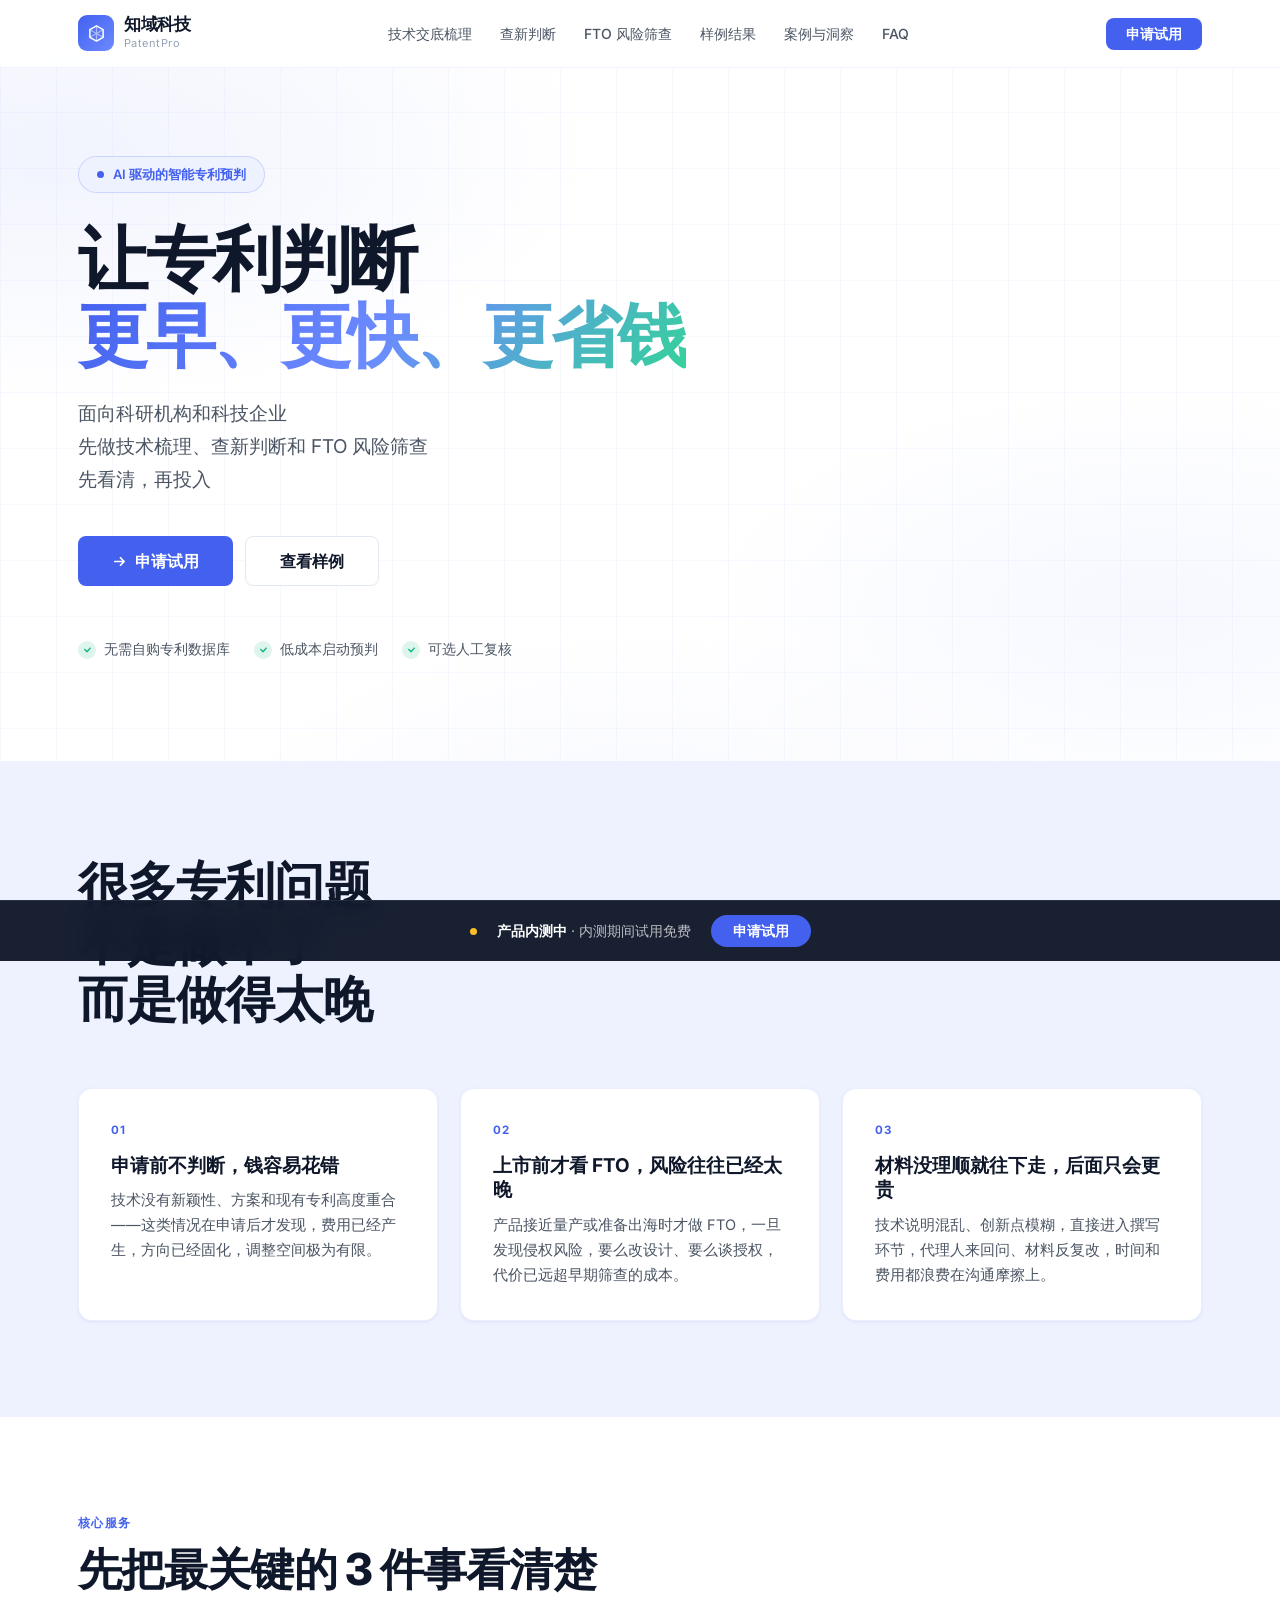
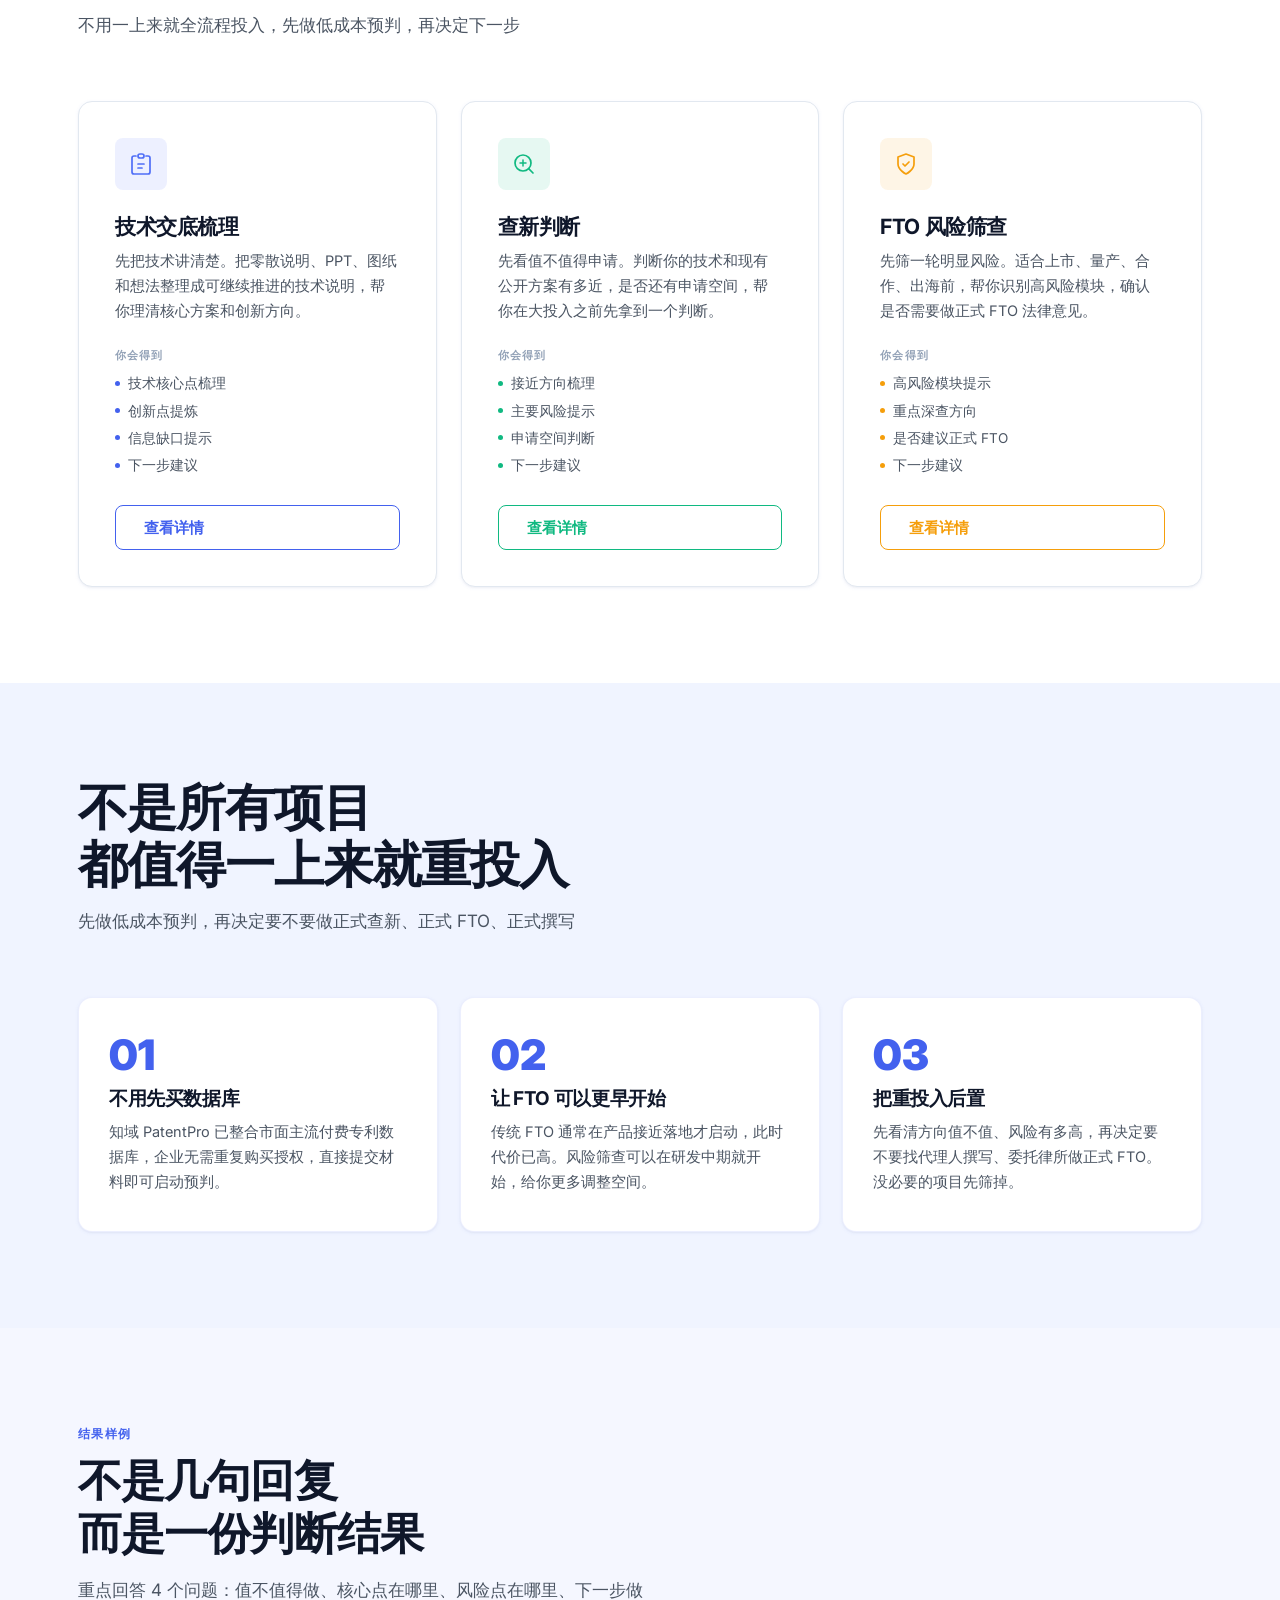
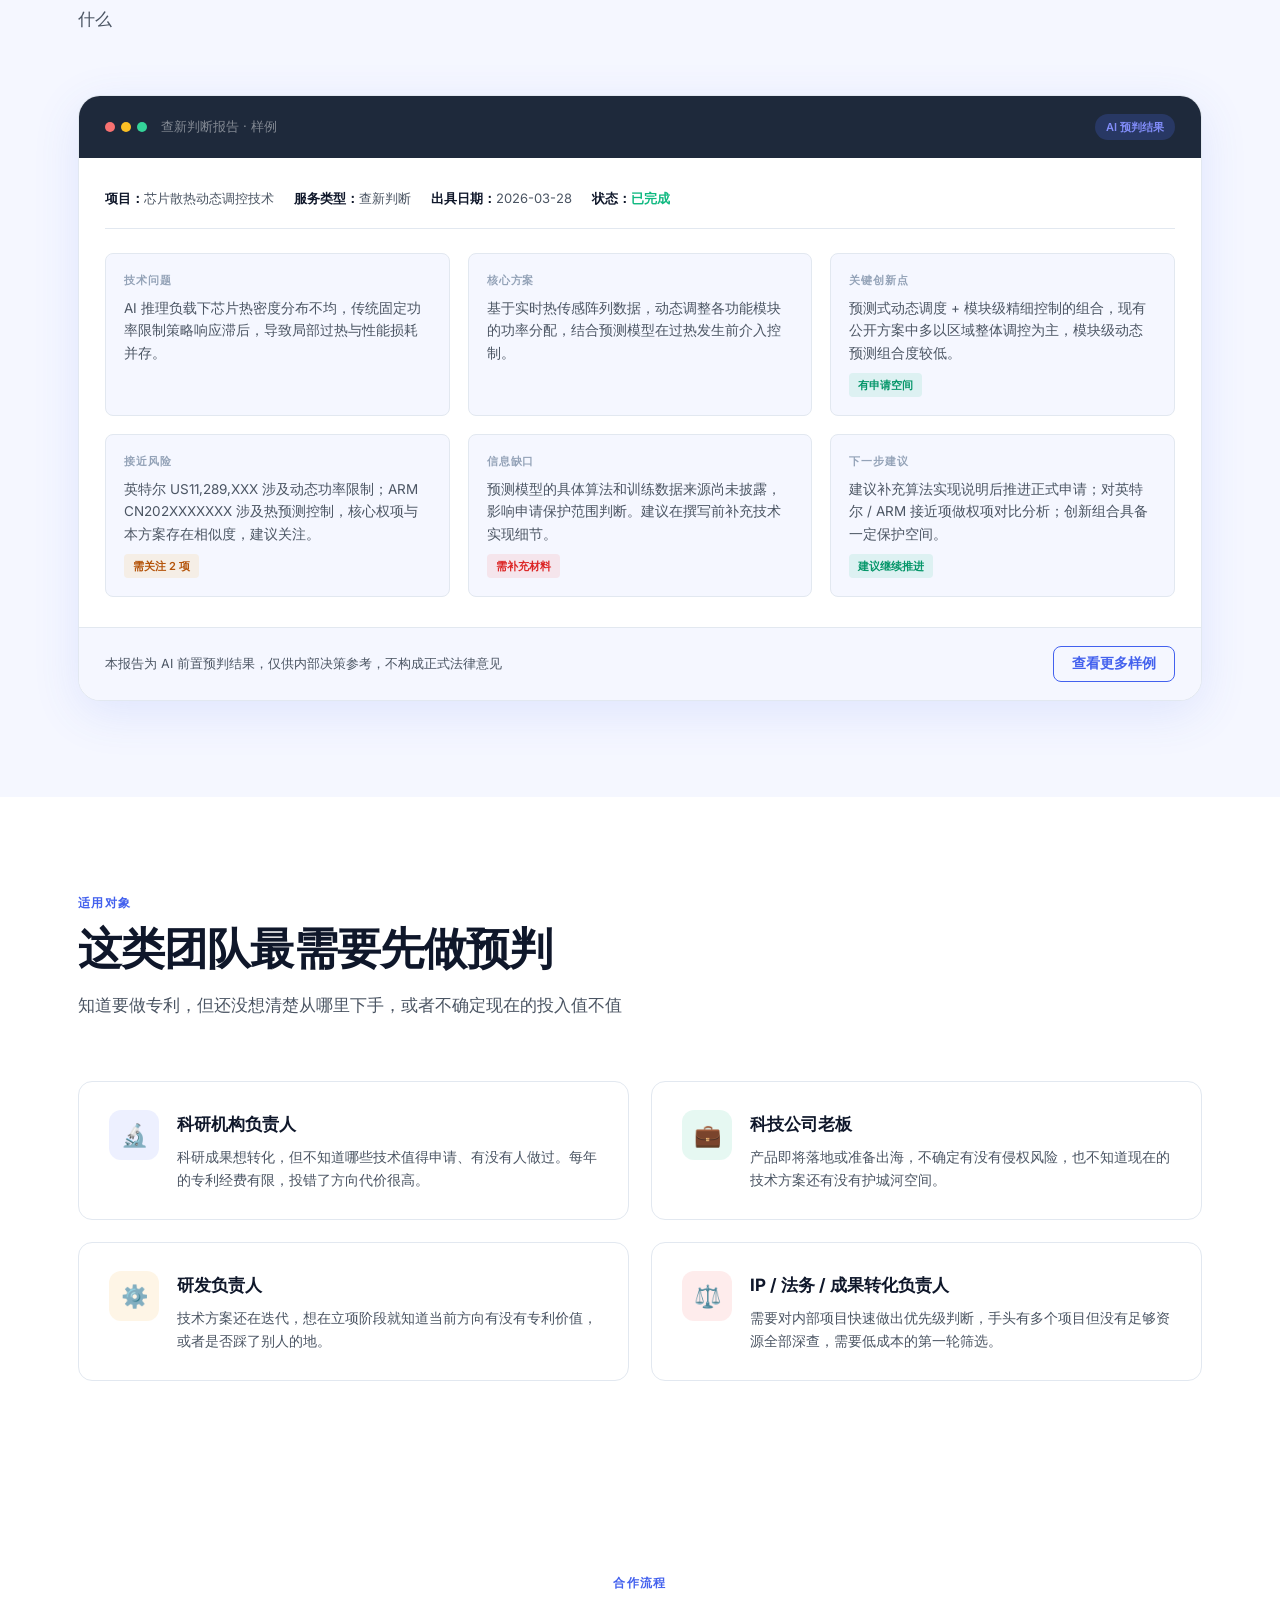
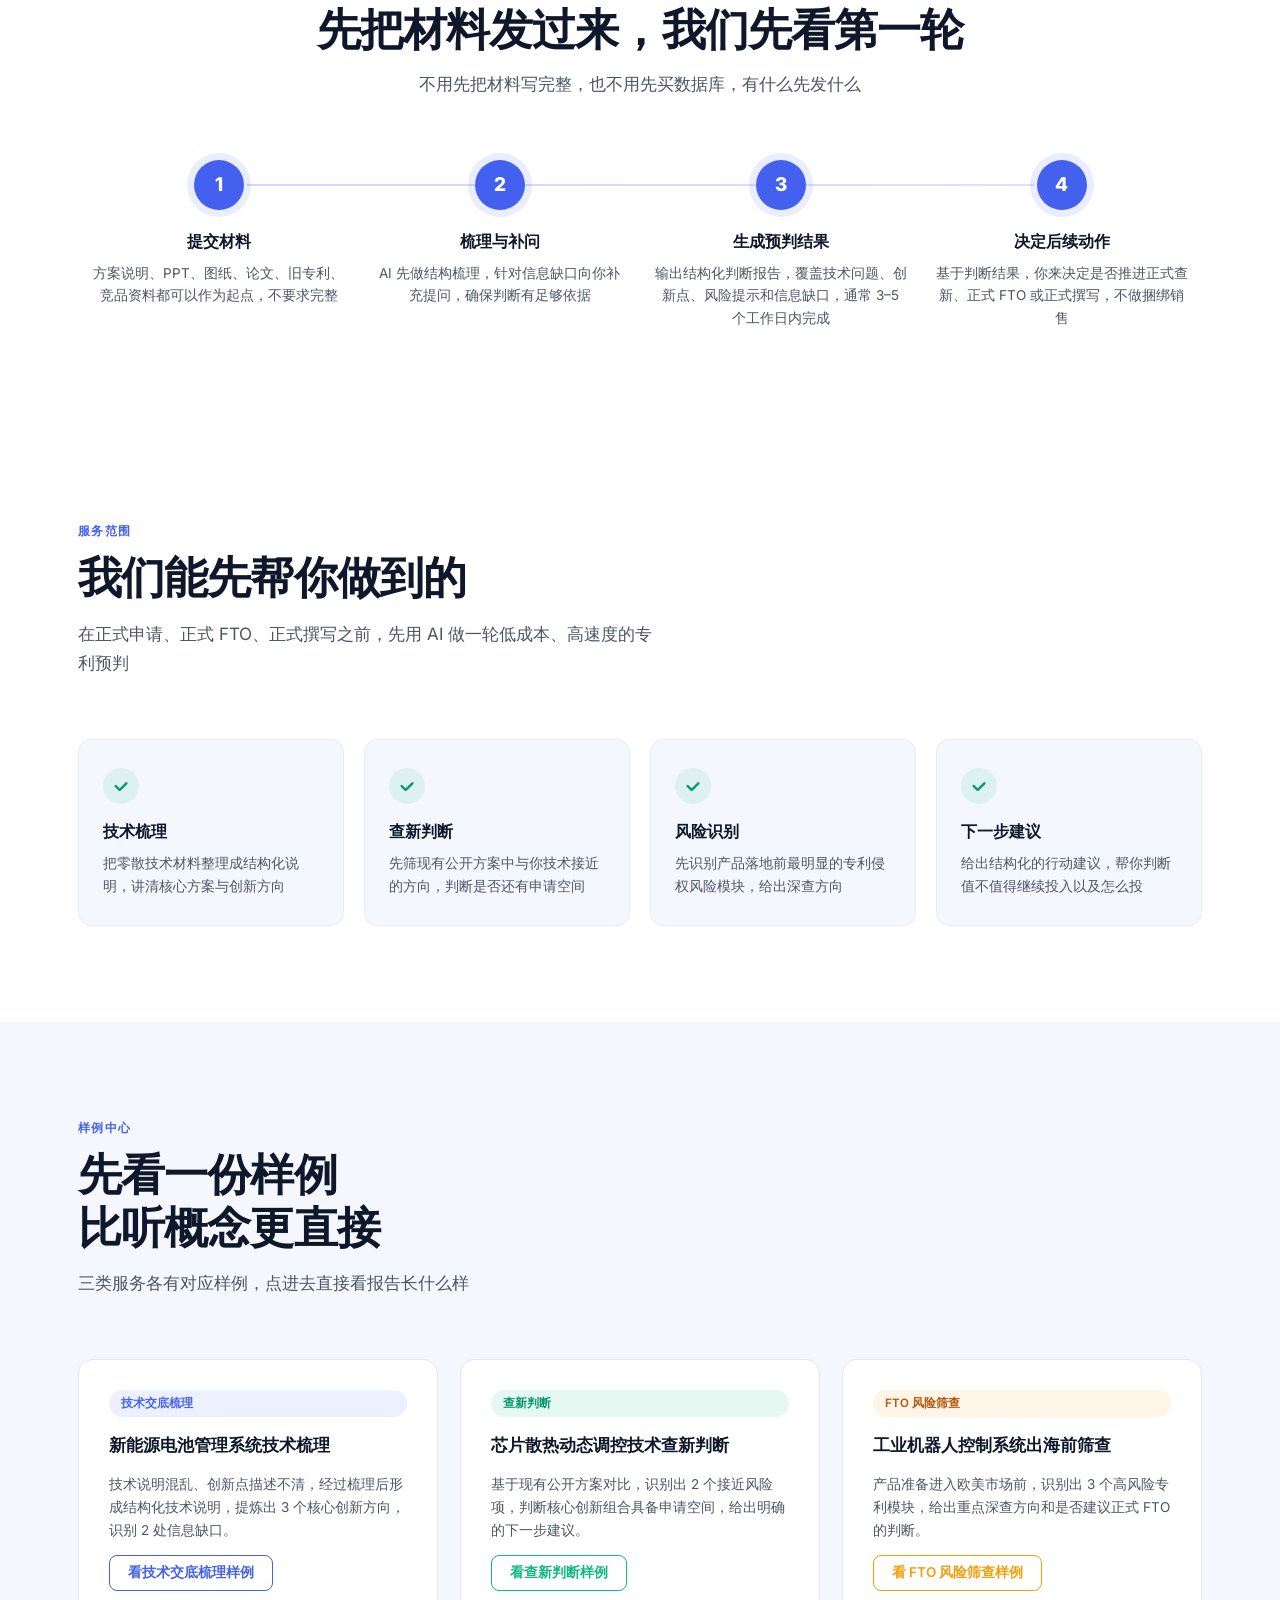
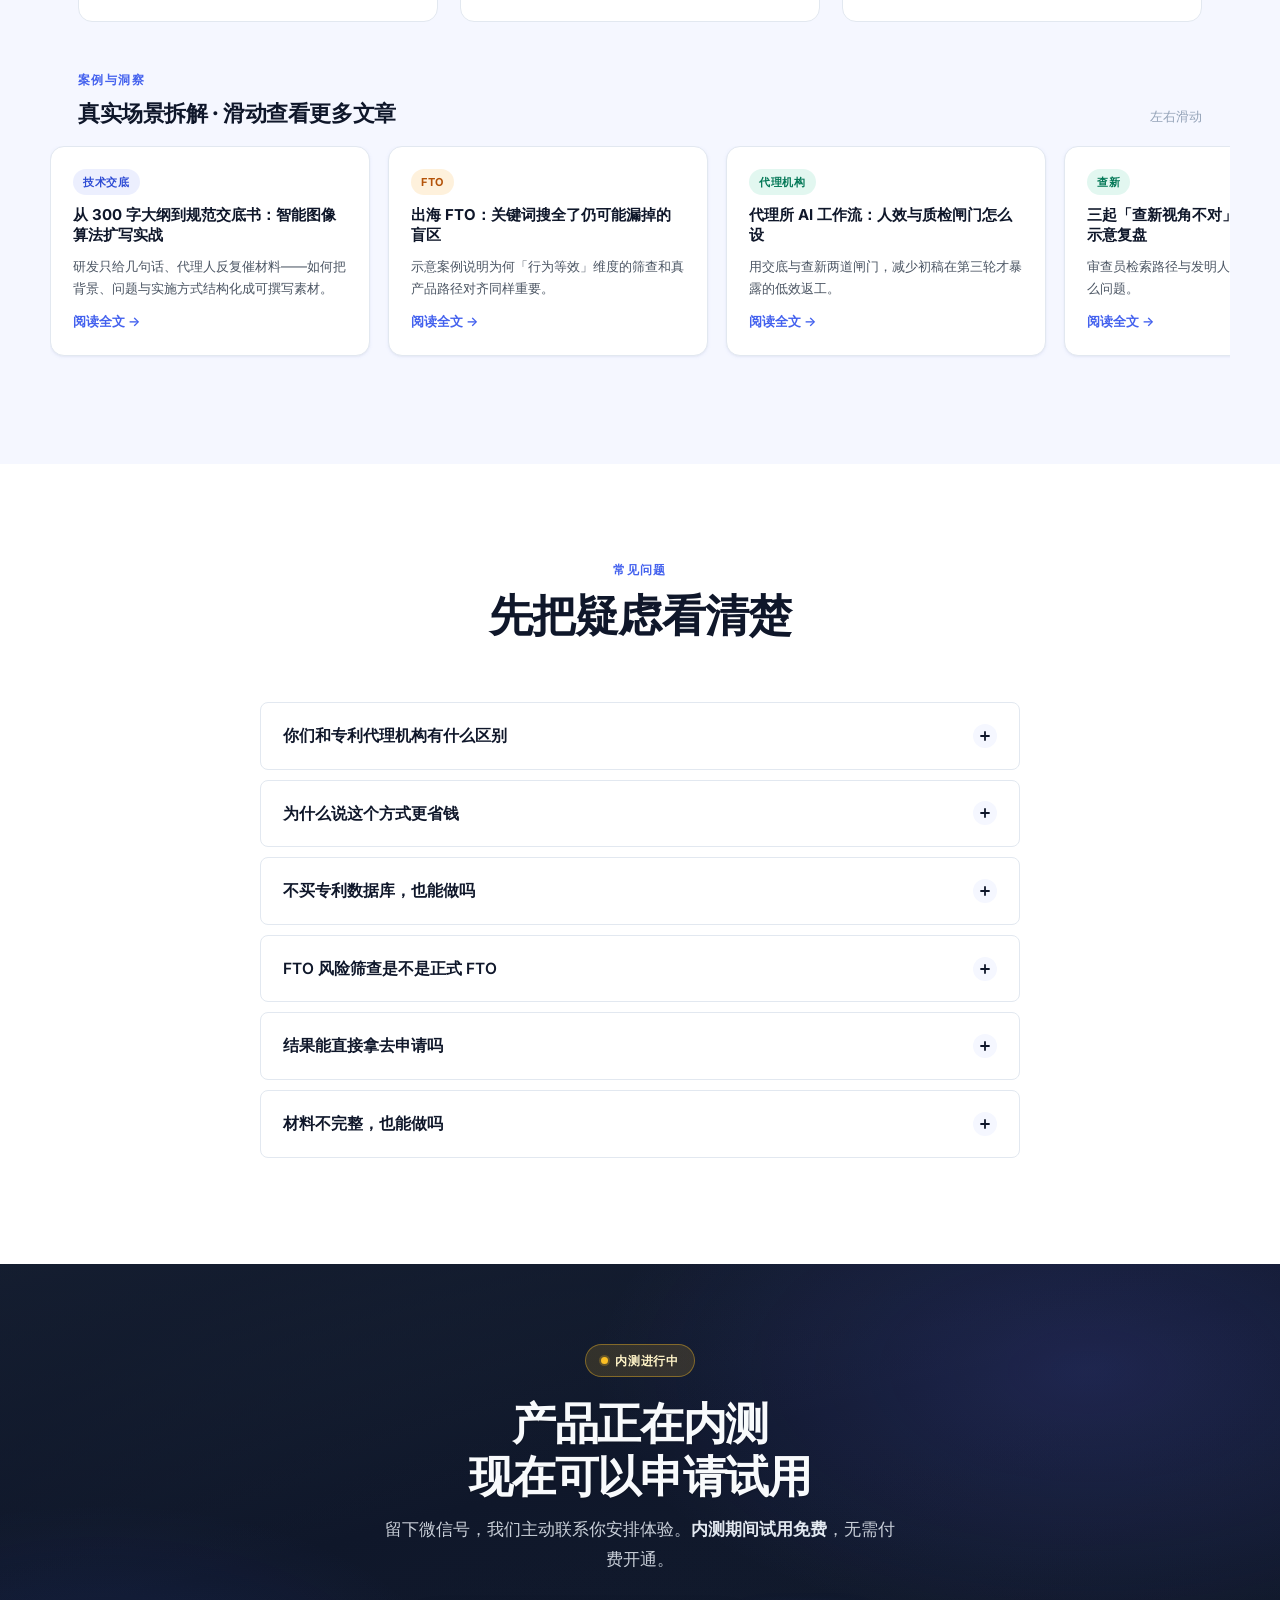
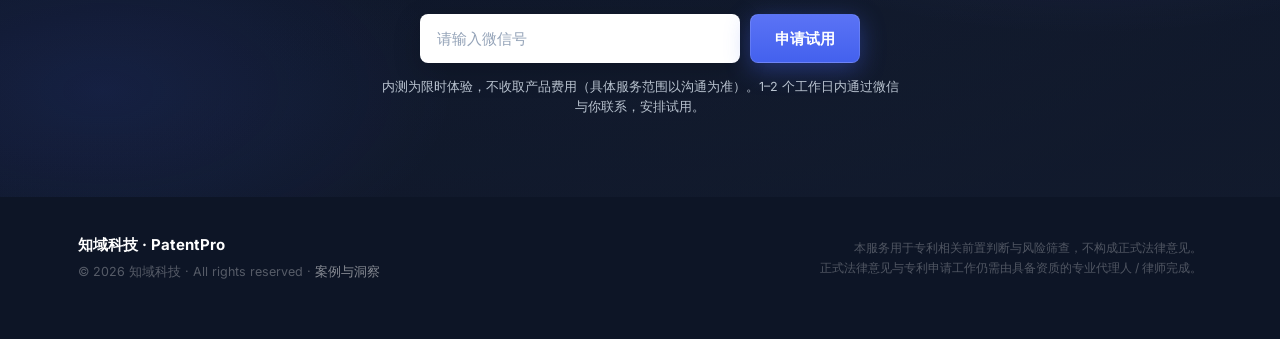
<file: index.html>
<!DOCTYPE html>
<html lang="zh-CN">
<head>
  <meta charset="UTF-8" />
  <meta name="viewport" content="width=device-width, initial-scale=1.0" />
  <meta name="description" content="知域科技 · AI 驱动的智能专利预判。面向科研机构和科技企业，先做技术梳理、查新判断和 FTO 风险筛查，先看清，再投入。" />
  <title>知域科技 · 让专利判断更早、更快、更省钱</title>

  <!-- Canonical -->
  <link rel="canonical" href="https://www.patentpro.net/" />

  <!-- Open Graph -->
  <meta property="og:type"        content="website" />
  <meta property="og:locale"      content="zh_CN" />
  <meta property="og:url"         content="https://www.patentpro.net/" />
  <meta property="og:title"       content="知域科技 · 让专利判断更早、更快、更省钱" />
  <meta property="og:description" content="AI 驱动的智能专利预判，面向科研机构和科技企业。先做技术梳理、查新判断和 FTO 风险筛查，先看清，再投入。" />
  <meta property="og:image"       content="https://www.patentpro.net/og-cover.png" />
  <meta property="og:image:width"  content="1200" />
  <meta property="og:image:height" content="630" />
  <meta property="og:site_name"   content="知域科技 PatentPro" />

  <!-- Twitter Card -->
  <meta name="twitter:card"        content="summary_large_image" />
  <meta name="twitter:title"       content="知域科技 · 让专利判断更早、更快、更省钱" />
  <meta name="twitter:description" content="AI 驱动的智能专利预判，面向科研机构和科技企业。先做技术梳理、查新判断和 FTO 风险筛查，先看清，再投入。" />
  <meta name="twitter:image"       content="https://www.patentpro.net/og-cover.png" />

  <!-- JSON-LD: Organization + WebSite -->
  <script type="application/ld+json">
  {
    "@context": "https://schema.org",
    "@graph": [
      {
        "@type": "Organization",
        "@id": "https://www.patentpro.net/#organization",
        "name": "知域科技",
        "alternateName": "PatentPro",
        "url": "https://www.patentpro.net/",
        "logo": {
          "@type": "ImageObject",
          "url": "https://www.patentpro.net/og-cover.png"
        },
        "description": "AI 驱动的智能专利预判服务，提供技术梳理、查新判断和 FTO 风险筛查。",
        "areaServed": "CN",
        "serviceType": ["专利查新", "FTO 风险筛查", "技术交底梳理"]
      },
      {
        "@type": "WebSite",
        "@id": "https://www.patentpro.net/#website",
        "url": "https://www.patentpro.net/",
        "name": "知域科技 PatentPro",
        "publisher": { "@id": "https://www.patentpro.net/#organization" },
        "inLanguage": "zh-CN"
      }
    ]
  }
  </script>
  <link rel="preconnect" href="https://fonts.googleapis.com" />
  <link rel="preconnect" href="https://fonts.gstatic.com" crossorigin />
  <link href="https://fonts.googleapis.com/css2?family=Inter:wght@300;400;500;600;700;800;900&display=swap" rel="stylesheet" />
  <style>
    /* ============================================================
       RESET & VARIABLES
    ============================================================ */
    *, *::before, *::after { box-sizing: border-box; margin: 0; padding: 0; }

    :root {
      --dark:          #0F172A;
      --dark-2:        #1E293B;
      --dark-3:        #334155;
      --accent:        #4361EE;
      --accent-light:  #6C8AFF;
      --accent-dark:   #2D4BD4;
      --green:         #10B981;
      --amber:         #F59E0B;
      --red:           #EF4444;
      --text:          #0F172A;
      --text-2:        #4B5563;
      --text-3:        #94A3B8;
      --bg:            #F5F7FF;
      --bg-alt:        #FFFFFF;
      --bg-tint:       #EEF2FF;
      --border:        #E2E8F0;
      --white:         #FFFFFF;
      --font:          'Inter', -apple-system, BlinkMacSystemFont, 'PingFang SC', 'Hiragino Sans GB', 'Microsoft YaHei', sans-serif;
      --shadow-sm:     0 1px 4px rgba(67,97,238,0.06), 0 1px 2px rgba(0,0,0,0.04);
      --shadow-md:     0 4px 20px rgba(67,97,238,0.1), 0 2px 8px rgba(0,0,0,0.04);
      --shadow-lg:     0 12px 48px rgba(67,97,238,0.12);
      --r-sm:          8px;
      --r-md:          14px;
      --r-lg:          22px;
      --max-w:         1180px;
      --nav-h:         68px;
    }

    html { scroll-behavior: smooth; font-size: 16px; }

    body {
      font-family: var(--font);
      color: var(--text);
      background: var(--bg);
      line-height: 1.65;
      -webkit-font-smoothing: antialiased;
    }

    a { text-decoration: none; }
    h1, h2, h3, h4 { line-height: 1.2; font-weight: 700; letter-spacing: -0.02em; }
    button { font-family: var(--font); }

    /* ============================================================
       LAYOUT UTILITIES
    ============================================================ */
    .container {
      max-width: var(--max-w);
      margin: 0 auto;
      padding: 0 28px;
    }

    .section { padding: 96px 0; }
    .section-alt { background: var(--bg-alt); }
    .section-dark { background: var(--dark); }

    .section-label {
      display: block;
      font-size: 12px;
      font-weight: 700;
      letter-spacing: 0.12em;
      text-transform: uppercase;
      color: var(--accent);
      margin-bottom: 10px;
    }

    .section-title {
      font-size: clamp(26px, 3.8vw, 44px);
      font-weight: 800;
      color: var(--text);
      margin-bottom: 16px;
    }
    .section-title.white { color: var(--white); }

    .section-subtitle {
      font-size: 17px;
      color: var(--text-2);
      max-width: 580px;
      line-height: 1.75;
    }
    .section-subtitle.muted { color: rgba(255,255,255,0.5); }

    .section-header { margin-bottom: 60px; }
    .section-header.center { text-align: center; }
    .section-header.center .section-label,
    .section-header.center .section-subtitle { margin-left: auto; margin-right: auto; }

    /* ============================================================
       BUTTONS
    ============================================================ */
    .btn {
      display: inline-flex;
      align-items: center;
      gap: 8px;
      padding: 14px 28px;
      border-radius: var(--r-sm);
      font-size: 15px;
      font-weight: 600;
      cursor: pointer;
      transition: all 0.2s ease;
      border: none;
      white-space: nowrap;
      line-height: 1;
    }

    .btn-primary {
      background: var(--accent);
      color: var(--white);
    }
    .btn-primary:hover {
      background: var(--accent-dark);
      transform: translateY(-1px);
      box-shadow: 0 8px 28px rgba(67,97,238,0.35);
    }

    .btn-secondary {
      background: transparent;
      color: var(--white);
      border: 1.5px solid rgba(255,255,255,0.38);
    }
    .btn-secondary:hover {
      background: rgba(255,255,255,0.1);
      border-color: rgba(255,255,255,0.7);
    }

    .btn-outline {
      background: transparent;
      color: var(--accent);
      border: 1.5px solid var(--accent);
    }
    .btn-outline:hover {
      background: var(--accent);
      color: var(--white);
    }

    .btn-ghost {
      background: rgba(255,255,255,0.07);
      color: var(--white);
      border: 1.5px solid rgba(255,255,255,0.14);
    }
    .btn-ghost:hover { background: rgba(255,255,255,0.14); }

    /* ============================================================
       HEADER
    ============================================================ */
    .header {
      position: fixed;
      top: 0; left: 0; right: 0;
      height: var(--nav-h);
      display: flex;
      align-items: center;
      background: rgba(255,255,255,0.9);
      backdrop-filter: blur(16px);
      -webkit-backdrop-filter: blur(16px);
      border-bottom: 1px solid rgba(67,97,238,0.08);
      z-index: 1000;
      transition: background 0.3s ease, box-shadow 0.3s ease;
    }
    .header > .container {
      width: 100%;
    }
    .header.scrolled {
      background: rgba(255,255,255,0.98);
      box-shadow: 0 4px 24px rgba(67,97,238,0.1);
    }

    .header-inner {
      display: flex;
      align-items: center;
      justify-content: space-between;
      gap: 16px;
    }

    /* Logo */
    .logo {
      display: flex;
      align-items: center;
      gap: 10px;
      flex-shrink: 0;
    }
    .logo-icon {
      width: 36px; height: 36px;
      background: linear-gradient(135deg, var(--accent), var(--accent-light));
      border-radius: 9px;
      display: flex; align-items: center; justify-content: center;
    }
    .logo-text-wrap { display: flex; flex-direction: column; }
    .logo-text { font-size: 17px; font-weight: 800; color: var(--text); letter-spacing: -0.02em; line-height: 1.1; }
    .logo-sub  { font-size: 11px; color: var(--text-3); letter-spacing: 0.04em; }

    /* Desktop Nav */
    .nav {
      display: flex;
      align-items: center;
      gap: 2px;
      flex: 1;
      justify-content: center;
    }
    .nav-link {
      padding: 8px 13px;
      color: var(--text-2);
      font-size: 14px; font-weight: 500;
      border-radius: 6px;
      transition: all 0.15s ease;
    }
    .nav-link:hover { color: var(--accent); background: var(--bg-tint); }

    .header-cta { padding: 9px 20px; font-size: 14px; flex-shrink: 0; }

    /* Hamburger */
    .hamburger {
      display: none;
      flex-direction: column;
      gap: 5px;
      cursor: pointer;
      padding: 6px;
      border: none; background: none;
      flex-shrink: 0;
    }
    .hamburger span {
      display: block; width: 22px; height: 2px;
      background: var(--text); border-radius: 2px;
      transition: all 0.28s ease;
    }
    .hamburger.open span:nth-child(1) { transform: translateY(7px) rotate(45deg); }
    .hamburger.open span:nth-child(2) { opacity: 0; transform: scaleX(0); }
    .hamburger.open span:nth-child(3) { transform: translateY(-7px) rotate(-45deg); }

    /* Mobile Nav */
    .mobile-nav {
      display: none;
      position: fixed;
      top: var(--nav-h); left: 0; right: 0;
      background: rgba(255,255,255,0.98);
      backdrop-filter: blur(16px);
      padding: 12px 20px 20px;
      border-bottom: 1px solid rgba(67,97,238,0.08);
      z-index: 999;
      flex-direction: column;
      gap: 4px;
    }
    .mobile-nav.open { display: flex; }
    .mobile-nav .nav-link { padding: 13px 16px; font-size: 15px; }
    .mobile-nav .btn-primary { margin-top: 8px; justify-content: center; }

    /* ============================================================
       HERO
    ============================================================ */
    .hero {
      background: var(--white);
      padding: calc(var(--nav-h) + 88px) 0 100px;
      position: relative;
      overflow: hidden;
    }
    .hero-bg {
      position: absolute; inset: 0; pointer-events: none;
      background:
        radial-gradient(ellipse 70% 55% at 5% 20%, rgba(67,97,238,0.07) 0%, transparent 60%),
        radial-gradient(ellipse 60% 50% at 90% 80%, rgba(108,138,255,0.06) 0%, transparent 60%),
        radial-gradient(ellipse 50% 40% at 50% 110%, rgba(67,97,238,0.04) 0%, transparent 70%);
    }
    .hero-grid {
      position: absolute; inset: 0; pointer-events: none;
      background-image:
        linear-gradient(rgba(67,97,238,0.04) 1px, transparent 1px),
        linear-gradient(90deg, rgba(67,97,238,0.04) 1px, transparent 1px);
      background-size: 56px 56px;
    }

    .hero-inner { position: relative; max-width: 740px; }

    .hero-badge {
      display: inline-flex; align-items: center; gap: 9px;
      background: var(--bg-tint);
      border: 1px solid rgba(67,97,238,0.2);
      border-radius: 100px;
      padding: 7px 18px;
      margin-bottom: 28px;
    }
    .hero-badge-pulse {
      width: 7px; height: 7px;
      background: var(--accent);
      border-radius: 50%;
      animation: pulse 2.4s infinite;
    }
    @keyframes pulse {
      0%, 100% { opacity: 1; transform: scale(1); }
      50% { opacity: 0.55; transform: scale(0.82); }
    }
    .hero-badge-text { font-size: 13px; color: var(--accent); font-weight: 600; }

    .hero-title {
      font-size: clamp(38px, 6.5vw, 70px);
      font-weight: 900;
      color: var(--text);
      line-height: 1.08;
      margin-bottom: 24px;
      letter-spacing: -0.035em;
    }
    .hero-title .hl {
      background: linear-gradient(130deg, #4361EE 0%, #6C8AFF 50%, #34D399 100%);
      -webkit-background-clip: text; -webkit-text-fill-color: transparent;
      background-clip: text;
    }

    .hero-subtitle {
      font-size: clamp(15px, 2vw, 19px);
      color: var(--text-2);
      line-height: 1.75;
      margin-bottom: 40px;
      max-width: 520px;
    }

    .hero-actions {
      display: flex; gap: 12px; flex-wrap: wrap;
      margin-bottom: 52px;
    }
    .hero-actions .btn-primary  { font-size: 16px; padding: 16px 34px; }
    .hero-actions .btn-secondary {
      font-size: 16px; padding: 16px 34px;
      color: var(--text); border-color: var(--border);
      background: var(--white);
    }
    .hero-actions .btn-secondary:hover {
      background: var(--bg-tint); border-color: var(--accent); color: var(--accent);
    }

    .hero-feats {
      display: flex; gap: 24px; flex-wrap: wrap;
    }
    .hero-feat {
      display: flex; align-items: center; gap: 8px;
      font-size: 13.5px; color: var(--text-2);
    }
    .hero-feat-check {
      width: 18px; height: 18px; border-radius: 50%;
      background: rgba(16,185,129,0.14);
      display: flex; align-items: center; justify-content: center;
      flex-shrink: 0;
    }

    /* ============================================================
       PAIN POINTS
    ============================================================ */
    .pain-section { background: var(--bg-tint); padding: 96px 0; }

    .pain-heading {
      font-size: clamp(28px, 4.2vw, 50px);
      font-weight: 800; color: var(--text); line-height: 1.14;
      margin-bottom: 60px;
    }

    .pain-grid {
      display: grid; grid-template-columns: repeat(3,1fr); gap: 22px;
    }
    .pain-card {
      background: var(--white);
      border: 1px solid rgba(67,97,238,0.1);
      border-radius: var(--r-md);
      padding: 32px;
      transition: all 0.22s ease;
      box-shadow: var(--shadow-sm);
    }
    .pain-card:hover {
      background: var(--white);
      border-color: var(--accent);
      transform: translateY(-3px);
      box-shadow: var(--shadow-md);
    }
    .pain-num {
      font-size: 11.5px; font-weight: 700;
      letter-spacing: 0.1em; color: var(--accent); margin-bottom: 14px;
    }
    .pain-title { font-size: 19px; font-weight: 700; color: var(--text); margin-bottom: 10px; line-height: 1.3; }
    .pain-desc  { font-size: 14.5px; color: var(--text-2); line-height: 1.72; }

    /* ============================================================
       SERVICES
    ============================================================ */
    .services-grid {
      display: grid; grid-template-columns: repeat(3,1fr); gap: 24px;
    }
    .svc-card {
      background: var(--white);
      border-radius: var(--r-md);
      padding: 36px;
      border: 1px solid var(--border);
      box-shadow: var(--shadow-sm);
      transition: all 0.24s ease;
      display: flex; flex-direction: column;
    }
    .svc-card:hover {
      transform: translateY(-4px);
      box-shadow: var(--shadow-lg);
      border-color: var(--accent);
    }
    .svc-icon {
      width: 52px; height: 52px; border-radius: var(--r-sm);
      display: flex; align-items: center; justify-content: center;
      margin-bottom: 24px;
    }
    .svc-icon-blue   { background: rgba(79,110,247,0.1); }
    .svc-icon-green  { background: rgba(16,185,129,0.1); }
    .svc-icon-amber  { background: rgba(245,158,11,0.1); }

    .svc-title { font-size: 21px; font-weight: 700; margin-bottom: 10px; }
    .svc-desc  { font-size: 14.5px; color: var(--text-2); line-height: 1.72; margin-bottom: 22px; flex: 1; }

    .svc-delivers-label {
      font-size: 11px; font-weight: 700; letter-spacing: 0.1em;
      text-transform: uppercase; color: var(--text-3); margin-bottom: 8px;
    }
    .svc-deliver {
      display: flex; align-items: center; gap: 8px;
      font-size: 13.5px; color: var(--text-2); margin-bottom: 5px;
    }
    .svc-deliver-dot {
      width: 5px; height: 5px; border-radius: 50%;
      background: var(--accent); flex-shrink: 0;
    }
    .svc-delivers { margin-bottom: 24px; }

    /* ============================================================
       COST
    ============================================================ */
    .cost-section { background: #F0F4FF; padding: 96px 0; }

    .cost-heading {
      font-size: clamp(28px, 4.2vw, 50px);
      font-weight: 800; color: var(--text); line-height: 1.14;
      margin-bottom: 14px;
    }
    .cost-sub {
      font-size: 17px; color: var(--text-2);
      max-width: 540px; line-height: 1.72; margin-bottom: 60px;
    }

    .cost-grid {
      display: grid; grid-template-columns: repeat(3,1fr); gap: 22px;
    }
    .cost-card {
      background: var(--white);
      border: 1px solid rgba(67,97,238,0.1);
      border-radius: var(--r-md);
      padding: 36px 30px;
      transition: all 0.22s ease;
      box-shadow: var(--shadow-sm);
    }
    .cost-card:hover {
      background: var(--white);
      border-color: var(--accent);
      transform: translateY(-3px);
      box-shadow: var(--shadow-md);
    }
    .cost-num  { font-size: 42px; font-weight: 900; color: var(--accent); line-height: 1; margin-bottom: 12px; }
    .cost-ctitle { font-size: 19px; font-weight: 700; color: var(--text); margin-bottom: 10px; }
    .cost-cdesc  { font-size: 14.5px; color: var(--text-2); line-height: 1.72; }

    /* ============================================================
       RESULT MOCK
    ============================================================ */
    .result-section { background: var(--bg); }

    .result-mock {
      background: var(--white);
      border-radius: var(--r-lg);
      border: 1px solid var(--border);
      box-shadow: var(--shadow-lg);
      overflow: hidden;
      margin-top: 48px;
    }
    .mock-header {
      background: #1E293B;
      padding: 18px 26px;
      display: flex; align-items: center; gap: 14px;
    }
    .mock-dots { display: flex; gap: 6px; }
    .mock-dot  { width: 10px; height: 10px; border-radius: 50%; }
    .d-r { background: #F87171; }
    .d-y { background: #FBBF24; }
    .d-g { background: #34D399; }
    .mock-label { font-size: 13px; color: rgba(255,255,255,0.45); }
    .mock-badge {
      margin-left: auto;
      background: rgba(79,110,247,0.22);
      color: #818CF8;
      font-size: 11px; font-weight: 600;
      padding: 4px 11px; border-radius: 100px;
    }

    .mock-body { padding: 30px 26px; }
    .mock-meta {
      display: flex; flex-wrap: wrap; gap: 20px;
      padding-bottom: 18px; margin-bottom: 24px;
      border-bottom: 1px solid var(--border);
    }
    .mock-meta-item { font-size: 13px; color: var(--text-2); }
    .mock-meta-item strong { color: var(--text); }

    .result-grid {
      display: grid; grid-template-columns: repeat(3,1fr); gap: 18px;
    }
    .r-card {
      background: var(--bg);
      border: 1px solid var(--border);
      border-radius: var(--r-sm);
      padding: 18px;
    }
    .r-card-label {
      font-size: 10.5px; font-weight: 700; letter-spacing: 0.09em;
      text-transform: uppercase; color: var(--text-3); margin-bottom: 8px;
    }
    .r-card-text { font-size: 13.5px; color: var(--text-2); line-height: 1.65; }
    .r-tag {
      display: inline-block; font-size: 11px; font-weight: 600;
      padding: 3px 9px; border-radius: 4px; margin-top: 9px;
    }
    .tag-ok      { background: rgba(16,185,129,0.1); color: #059669; }
    .tag-warn    { background: rgba(245,158,11,0.1);  color: #B45309; }
    .tag-risk    { background: rgba(239,68,68,0.1);   color: #DC2626; }

    .mock-footer {
      padding: 18px 26px;
      background: var(--bg);
      border-top: 1px solid var(--border);
      display: flex; align-items: center; justify-content: space-between; gap: 16px;
      flex-wrap: wrap;
    }
    .mock-footer-text { font-size: 12.5px; color: var(--text-2); }

    /* ============================================================
       AUDIENCE
    ============================================================ */
    .audience-grid {
      display: grid; grid-template-columns: repeat(2,1fr); gap: 22px;
    }
    .aud-card {
      background: var(--white);
      border: 1px solid var(--border);
      border-radius: var(--r-md);
      padding: 28px 30px;
      display: flex; gap: 18px;
      transition: all 0.22s ease;
    }
    .aud-card:hover {
      border-color: var(--accent);
      box-shadow: var(--shadow-md);
      transform: translateY(-2px);
    }
    .aud-avatar {
      width: 50px; height: 50px; border-radius: 12px;
      display: flex; align-items: center; justify-content: center;
      font-size: 22px; flex-shrink: 0;
    }
    .av-1 { background: rgba(79,110,247,0.1); }
    .av-2 { background: rgba(16,185,129,0.1); }
    .av-3 { background: rgba(245,158,11,0.1); }
    .av-4 { background: rgba(239,68,68,0.1);  }

    .aud-role  { font-size: 17px; font-weight: 700; margin-bottom: 7px; }
    .aud-pain  { font-size: 14px; color: var(--text-2); line-height: 1.65; }

    /* ============================================================
       PROCESS
    ============================================================ */
    .process-section { background: var(--bg-alt); }

    .process-steps {
      display: grid; grid-template-columns: repeat(4,1fr);
      gap: 0; position: relative;
    }
    .process-steps::before {
      content: '';
      position: absolute; z-index: 0;
      top: 24px;
      left: calc(12.5% + 28px);
      right: calc(12.5% + 28px);
      height: 2px;
      background: linear-gradient(90deg, var(--accent), var(--accent-light));
      opacity: 0.25;
    }
    .process-step {
      display: flex; flex-direction: column; align-items: center;
      text-align: center; padding: 0 14px; position: relative;
    }
    .ps-num {
      width: 50px; height: 50px; border-radius: 50%;
      background: var(--accent); color: var(--white);
      font-size: 19px; font-weight: 800;
      display: flex; align-items: center; justify-content: center;
      margin-bottom: 18px; position: relative; z-index: 1;
      box-shadow: 0 0 0 7px rgba(79,110,247,0.12);
    }
    .ps-title { font-size: 16px; font-weight: 700; margin-bottom: 8px; }
    .ps-desc  { font-size: 13.5px; color: var(--text-2); line-height: 1.65; }

    /* ============================================================
       TRUST & BOUNDARY
    ============================================================ */
    .trust-section { background: var(--bg-alt); }

    .trust-items-grid {
      display: grid; grid-template-columns: repeat(4, 1fr); gap: 20px;
    }
    .trust-item-card {
      background: var(--bg);
      border: 1px solid rgba(67,97,238,0.08);
      border-radius: var(--r-md);
      padding: 28px 24px;
      transition: all 0.22s ease;
    }
    .trust-item-card:hover {
      border-color: rgba(16,185,129,0.3);
      box-shadow: var(--shadow-md);
      transform: translateY(-2px);
    }
    .tic-title { font-size: 16px; font-weight: 700; color: var(--text); margin-bottom: 8px; }
    .tic-desc  { font-size: 13.5px; color: var(--text-2); line-height: 1.65; }

    .trust-item {
      display: flex; align-items: flex-start; gap: 12px; margin-bottom: 15px;
    }
    .ti-icon {
      border-radius: 50%; flex-shrink: 0;
      display: flex; align-items: center; justify-content: center;
    }
    .ti-icon.check { background: rgba(16,185,129,0.1); }
    .ti-icon.cross { background: rgba(239,68,68,0.1); }
    .ti-text { font-size: 14.5px; color: var(--text-2); line-height: 1.65; }

    /* ============================================================
       EXAMPLES
    ============================================================ */
    .examples-grid {
      display: grid; grid-template-columns: repeat(3,1fr); gap: 22px;
    }
    .ex-card {
      background: var(--white);
      border: 1px solid var(--border);
      border-radius: var(--r-md);
      padding: 30px;
      display: flex; flex-direction: column; gap: 14px;
      transition: all 0.22s ease;
    }
    .ex-card:hover {
      border-color: var(--accent);
      box-shadow: var(--shadow-md);
      transform: translateY(-3px);
    }
    .ex-tag {
      display: inline-block; font-size: 11.5px; font-weight: 600;
      padding: 4px 12px; border-radius: 100px;
      background: rgba(79,110,247,0.1); color: var(--accent);
    }
    .ex-title { font-size: 17px; font-weight: 700; }
    .ex-desc  { font-size: 13.5px; color: var(--text-2); line-height: 1.68; flex: 1; }

    /* Blog entry — horizontal scroll cards */
    .blog-rail { margin-top: 48px; }
    .blog-rail-intro {
      display: flex;
      align-items: flex-end;
      justify-content: space-between;
      gap: 16px;
      flex-wrap: wrap;
      margin-bottom: 18px;
    }
    .blog-rail-intro h3 {
      font-size: clamp(1.1rem, 2.4vw, 1.35rem);
      font-weight: 800;
      color: var(--text);
      letter-spacing: -0.02em;
      margin-top: 6px;
      line-height: 1.3;
    }
    .blog-rail-intro .blog-rail-hint {
      font-size: 13px;
      color: var(--text-3);
    }
    .blog-rail-scroll {
      overflow-x: auto;
      overflow-y: hidden;
      -webkit-overflow-scrolling: touch;
      scroll-snap-type: x mandatory;
      padding-bottom: 12px;
      margin: 0 -28px;
      padding-left: 28px;
      padding-right: 28px;
      scrollbar-width: thin;
      scrollbar-color: rgba(67,97,238,0.35) transparent;
    }
    .blog-rail-scroll::-webkit-scrollbar { height: 6px; }
    .blog-rail-scroll::-webkit-scrollbar-thumb {
      background: rgba(67,97,238,0.35);
      border-radius: 4px;
    }
    .blog-rail-track {
      display: flex;
      gap: 18px;
      padding-right: 4px;
    }
    .blog-rail-card {
      scroll-snap-align: start;
      flex: 0 0 min(calc(100vw - 80px), 320px);
      max-width: 320px;
      background: var(--white);
      border: 1px solid var(--border);
      border-radius: var(--r-md);
      padding: 22px;
      text-decoration: none;
      color: inherit;
      display: flex;
      flex-direction: column;
      gap: 10px;
      min-height: 210px;
      box-shadow: var(--shadow-sm);
      transition: border-color 0.2s ease, box-shadow 0.2s ease, transform 0.2s ease;
    }
    .blog-rail-card:hover {
      border-color: var(--accent);
      box-shadow: var(--shadow-md);
      transform: translateY(-2px);
    }
    .blog-rail-card.blog-rail-card-all {
      background: linear-gradient(145deg, #eef2ff 0%, var(--white) 55%);
      border-color: rgba(67,97,238,0.18);
    }
    .blog-rail-card .br-tag {
      font-size: 11px;
      font-weight: 700;
      letter-spacing: 0.06em;
      text-transform: uppercase;
      color: var(--accent-dark);
      background: rgba(67,97,238,0.1);
      align-self: flex-start;
      padding: 4px 10px;
      border-radius: 100px;
    }
    .blog-rail-card .br-tag.green { color: #047857; background: rgba(16,185,129,0.12); }
    .blog-rail-card .br-tag.amber { color: #B45309; background: rgba(245,158,11,0.14); }
    .blog-rail-card .br-title {
      font-size: 15px;
      font-weight: 700;
      line-height: 1.38;
      color: var(--text);
      display: -webkit-box;
      -webkit-line-clamp: 2;
      -webkit-box-orient: vertical;
      overflow: hidden;
    }
    .blog-rail-card .br-ex {
      font-size: 13px;
      color: var(--text-2);
      line-height: 1.65;
      flex: 1;
      display: -webkit-box;
      -webkit-line-clamp: 3;
      -webkit-box-orient: vertical;
      overflow: hidden;
    }
    .blog-rail-card .br-more {
      font-size: 13px;
      font-weight: 600;
      color: var(--accent);
      margin-top: auto;
    }

    /* ============================================================
       FAQ
    ============================================================ */
    .faq-section { background: var(--bg-alt); }

    .faq-list { max-width: 760px; margin: 0 auto; }

    .faq-item {
      border: 1px solid var(--border);
      border-radius: var(--r-sm);
      margin-bottom: 10px;
      overflow: hidden;
      background: var(--white);
    }
    .faq-q {
      display: flex; align-items: center; justify-content: space-between;
      padding: 20px 22px; cursor: pointer; gap: 16px;
      transition: background 0.15s ease;
      user-select: none;
    }
    .faq-q:hover { background: var(--bg); }
    .faq-q-text { font-size: 15.5px; font-weight: 600; color: var(--text); }
    .faq-ico {
      width: 24px; height: 24px; border-radius: 50%;
      background: var(--bg);
      display: flex; align-items: center; justify-content: center;
      flex-shrink: 0;
      transition: transform 0.22s ease, background 0.22s ease;
    }
    .faq-item.open .faq-ico {
      transform: rotate(45deg);
      background: var(--accent);
    }
    .faq-item.open .faq-ico svg { stroke: white; }

    .faq-a {
      display: none;
      padding: 0 22px 22px;
      font-size: 14.5px; color: var(--text-2); line-height: 1.78;
    }
    .faq-item.open .faq-a { display: block; }
    .faq-a p + p { margin-top: 9px; }
    .faq-a .faq-conclusion { font-weight: 600; color: var(--text); }
    .faq-a .faq-boundary {
      font-size: 12.5px; color: var(--text-3); margin-top: 10px;
      padding-top: 10px; border-top: 1px solid var(--border);
    }

    /* ============================================================
       BETA BANNER
    ============================================================ */
    .submit-section {
      background: linear-gradient(165deg, #1e293b 0%, #0f172a 42%, #162032 100%);
      padding: 80px 0;
      position: relative;
      overflow: hidden;
    }
    .submit-section::before {
      content: '';
      position: absolute; inset: 0; pointer-events: none;
      background:
        radial-gradient(ellipse 70% 90% at 85% 20%, rgba(99,102,241,0.18) 0%, transparent 55%),
        radial-gradient(ellipse 55% 70% at 8% 80%, rgba(67,97,238,0.12) 0%, transparent 50%),
        radial-gradient(ellipse 50% 60% at 50% 50%, rgba(15,23,42,0) 0%, rgba(15,23,42,0.65) 100%);
    }

    .submit-section .beta-wrap {
      position: relative;
      z-index: 1;
      max-width: 520px;
      margin: 0 auto;
      text-align: center;
    }
    .submit-section .beta-badge {
      display: inline-flex;
      align-items: center;
      gap: 7px;
      background: rgba(251,191,36,0.14);
      border: 1px solid rgba(251,191,36,0.4);
      border-radius: 100px;
      padding: 6px 15px;
      margin-bottom: 20px;
    }
    .submit-section .beta-badge-dot {
      width: 7px; height: 7px; border-radius: 50%;
      background: #FBBF24;
      box-shadow: 0 0 0 2px rgba(251,191,36,0.25);
      animation: pulse 2.4s infinite;
    }
    .submit-section .beta-badge-text {
      font-size: 12px;
      font-weight: 700;
      letter-spacing: 0.06em;
      color: #fef3c7;
    }
    .submit-section .section-title {
      color: #f8fafc !important;
      letter-spacing: -0.03em;
      text-shadow: 0 1px 2px rgba(0,0,0,0.2);
    }
    .submit-section .section-subtitle {
      color: rgba(226,232,240,0.88) !important;
      line-height: 1.75;
    }
    .submit-section .beta-input {
      background: #ffffff;
      border: 1px solid rgba(255,255,255,0.25);
      box-shadow: 0 8px 28px rgba(0,0,0,0.18), inset 0 1px 0 rgba(255,255,255,0.9);
    }
    .submit-section .beta-input:focus {
      border-color: #a5b4fc;
      box-shadow: 0 0 0 3px rgba(129,140,248,0.35), 0 8px 28px rgba(0,0,0,0.15);
    }
    .submit-section .btn-primary {
      background: linear-gradient(180deg, #5b73f5 0%, var(--accent) 100%);
      border: 1px solid rgba(255,255,255,0.12);
      box-shadow: 0 6px 24px rgba(67,97,238,0.4);
    }
    .submit-section .btn-primary:hover {
      background: linear-gradient(180deg, #6c7ff7 0%, #3d52e4 100%);
      box-shadow: 0 8px 28px rgba(67,97,238,0.5);
    }
    .beta-submit-hint {
      margin-top: 14px;
      font-size: 12.5px;
      color: rgba(203,213,225,0.9) !important;
      text-align: center;
      line-height: 1.6;
    }

    .beta-banner-inner {
      position: relative;
      display: flex;
      align-items: center;
      justify-content: space-between;
      gap: 40px;
    }

    .beta-banner-left { flex: 1; }

    .beta-banner-badge {
      display: inline-flex; align-items: center; gap: 7px;
      background: rgba(245,158,11,0.15);
      border: 1px solid rgba(245,158,11,0.3);
      border-radius: 100px;
      padding: 5px 14px; margin-bottom: 18px;
    }
    .beta-banner-badge-dot {
      width: 6px; height: 6px; border-radius: 50%;
      background: #FBBF24; animation: pulse 2.4s infinite;
    }
    .beta-banner-badge-text { font-size: 12.5px; font-weight: 600; color: #FCD34D; }

    .beta-banner-title {
      font-size: clamp(24px, 3.5vw, 40px);
      font-weight: 800; color: var(--white);
      line-height: 1.15; margin-bottom: 12px;
      letter-spacing: -0.025em;
    }
    .beta-banner-sub {
      font-size: 16px; color: rgba(255,255,255,0.55);
      line-height: 1.7; max-width: 480px;
    }

    .beta-banner-right {
      flex-shrink: 0;
      display: flex; flex-direction: column;
      align-items: flex-end; gap: 10px;
    }

    .beta-banner-stats {
      display: flex; gap: 28px; margin-bottom: 4px;
    }
    .beta-stat {
      text-align: center;
    }
    .beta-stat-num {
      font-size: 22px; font-weight: 800; color: var(--white);
      line-height: 1; margin-bottom: 4px;
    }
    .beta-stat-label {
      font-size: 11px; color: rgba(255,255,255,0.45);
      font-weight: 500; letter-spacing: 0.04em;
    }

    .btn-beta-banner {
      font-size: 16px; padding: 16px 36px;
      box-shadow: 0 8px 32px rgba(67,97,238,0.5);
    }
    .beta-banner-note {
      font-size: 12px; color: rgba(255,255,255,0.35);
    }

    .beta-input-wrap {
      display: flex; gap: 10px;
      margin-bottom: 12px;
    }
    .beta-input {
      flex: 1; padding: 14px 16px;
      border: 1px solid var(--border); border-radius: var(--r-sm);
      font-family: var(--font); font-size: 15px; color: var(--text);
      transition: border-color 0.15s ease; background: var(--white);
    }
    .beta-input:focus {
      outline: none; border-color: var(--accent);
      box-shadow: 0 0 0 3px rgba(67,97,238,0.1);
    }
    .beta-input::placeholder { color: var(--text-3); }
    .beta-note { font-size: 12px; color: var(--text-3); line-height: 1.6; }

    /* ============================================================
       STICKY BOTTOM BANNER
    ============================================================ */
    .sticky-bar {
      position: fixed;
      bottom: 0; left: 0; right: 0;
      z-index: 900;
      background: rgba(15, 23, 42, 0.96);
      backdrop-filter: blur(12px);
      -webkit-backdrop-filter: blur(12px);
      border-top: 1px solid rgba(255,255,255,0.08);
      padding: 14px 28px;
      display: flex; align-items: center; justify-content: center; gap: 20px;
      transform: translateY(100%);
      transition: transform 0.32s cubic-bezier(0.4, 0, 0.2, 1);
    }
    .sticky-bar.visible { transform: translateY(0); }

    .sticky-bar-dot {
      width: 7px; height: 7px; border-radius: 50%;
      background: #FBBF24; animation: pulse 2.4s infinite; flex-shrink: 0;
    }
    .sticky-bar-text {
      font-size: 14px; color: rgba(255,255,255,0.7);
      white-space: nowrap;
    }
    .sticky-bar-text strong { color: var(--white); font-weight: 600; }
    .sticky-bar-btn {
      padding: 9px 22px; font-size: 14px;
      border-radius: 100px; flex-shrink: 0;
    }

    @media (max-width: 480px) {
      .sticky-bar { padding: 12px 16px; gap: 12px; }
      .sticky-bar-text { font-size: 13px; }
      .sticky-bar-text .hide-mobile { display: none; }
    }

    /* ============================================================
       TRIAL MODAL
    ============================================================ */
    .modal-overlay {
      position: fixed; inset: 0; z-index: 2000;
      background: rgba(15,23,42,0.55);
      backdrop-filter: blur(4px);
      -webkit-backdrop-filter: blur(4px);
      display: flex; align-items: center; justify-content: center;
      padding: 20px;
      opacity: 0; pointer-events: none;
      transition: opacity 0.25s ease;
    }
    .modal-overlay.open {
      opacity: 1; pointer-events: auto;
    }

    .modal-card {
      background: var(--white);
      border-radius: var(--r-lg);
      padding: 40px 36px;
      width: 100%; max-width: 440px;
      box-shadow: 0 24px 80px rgba(15,23,42,0.2);
      position: relative;
      transform: translateY(20px) scale(0.97);
      transition: transform 0.28s cubic-bezier(0.34,1.2,0.64,1);
    }
    .modal-overlay.open .modal-card {
      transform: translateY(0) scale(1);
    }

    .modal-close {
      position: absolute; top: 16px; right: 16px;
      width: 32px; height: 32px; border-radius: 50%;
      background: var(--bg); border: none; cursor: pointer;
      display: flex; align-items: center; justify-content: center;
      color: var(--text-3); transition: all 0.15s ease;
    }
    .modal-close:hover { background: var(--border); color: var(--text); }

    .modal-badge {
      display: inline-flex; align-items: center; gap: 6px;
      background: rgba(245,158,11,0.1);
      border: 1px solid rgba(245,158,11,0.22);
      border-radius: 100px; padding: 4px 12px;
      margin-bottom: 16px;
    }
    .modal-badge-dot { width: 6px; height: 6px; border-radius: 50%; background: #F59E0B; animation: pulse 2.4s infinite; }
    .modal-badge-text { font-size: 12px; font-weight: 600; color: #B45309; }

    .modal-title {
      font-size: 22px; font-weight: 800;
      color: var(--text); line-height: 1.25;
      margin-bottom: 8px; letter-spacing: -0.02em;
    }
    .modal-sub {
      font-size: 14px; color: var(--text-2);
      line-height: 1.65; margin-bottom: 24px;
    }

    .modal-input-wrap {
      display: flex; flex-direction: column; gap: 10px;
      margin-bottom: 12px;
    }
    .modal-input {
      width: 100%; padding: 13px 15px;
      border: 1px solid var(--border); border-radius: var(--r-sm);
      font-family: var(--font); font-size: 15px; color: var(--text);
      transition: border-color 0.15s ease; background: var(--white);
    }
    .modal-input:focus {
      outline: none; border-color: var(--accent);
      box-shadow: 0 0 0 3px rgba(67,97,238,0.1);
    }
    .modal-input::placeholder { color: var(--text-3); }

    .modal-note { font-size: 12px; color: var(--text-3); line-height: 1.6; }

    .btn-modal-submit {
      width: 100%; justify-content: center;
      font-size: 15px; padding: 15px; margin-top: 16px;
    }

    @media (max-width: 768px) {
      .fab { bottom: 20px; right: 16px; padding: 12px 18px; font-size: 13.5px; }
      .modal-card { padding: 32px 24px; }
      .beta-form { padding: 28px 22px; }
      .beta-input-wrap { flex-direction: column; }
    }

    /* ---------- Sample example modals (样例中心) ---------- */
    #sampleExampleOverlay { z-index: 2100; }
    .sample-example-card {
      max-width: 720px;
      max-height: min(92vh, 880px);
      overflow-y: auto;
      padding: 40px 36px 32px;
      text-align: left;
      -webkit-overflow-scrolling: touch;
    }
    .sample-panel { display: none; }
    .sample-panel.active { display: block; }
    .sample-ex-badge {
      display: inline-block;
      font-size: 11px;
      font-weight: 700;
      letter-spacing: 0.06em;
      text-transform: uppercase;
      padding: 5px 12px;
      border-radius: 100px;
      margin-bottom: 14px;
    }
    .sample-ex-badge.blue  { background: rgba(67,97,238,0.12); color: var(--accent-dark); }
    .sample-ex-badge.green { background: rgba(16,185,129,0.12); color: #047857; }
    .sample-ex-badge.amber { background: rgba(245,158,11,0.14); color: #B45309; }
    .sample-ex-h {
      font-size: 21px;
      font-weight: 800;
      color: var(--text);
      line-height: 1.28;
      margin-bottom: 10px;
      letter-spacing: -0.02em;
    }
    .sample-ex-lead {
      font-size: 14px;
      color: var(--text-2);
      line-height: 1.7;
      margin-bottom: 22px;
    }
    .sample-ex-meta {
      display: flex;
      flex-wrap: wrap;
      gap: 14px 22px;
      padding-bottom: 16px;
      margin-bottom: 22px;
      border-bottom: 1px solid var(--border);
      font-size: 13px;
      color: var(--text-2);
    }
    .sample-ex-meta strong { color: var(--text); }
    .sample-ex-sec {
      margin-bottom: 22px;
    }
    .sample-ex-sec h4 {
      font-size: 11px;
      font-weight: 700;
      letter-spacing: 0.1em;
      text-transform: uppercase;
      color: var(--text-3);
      margin-bottom: 10px;
    }
    .sample-ex-sec p,
    .sample-ex-sec li {
      font-size: 14px;
      color: var(--text-2);
      line-height: 1.75;
      margin: 0 0 8px;
    }
    .sample-ex-sec ul {
      margin: 0;
      padding-left: 20px;
    }
    .sample-ex-table {
      width: 100%;
      border-collapse: collapse;
      font-size: 13px;
      margin-top: 4px;
    }
    .sample-ex-table th,
    .sample-ex-table td {
      border: 1px solid var(--border);
      padding: 10px 12px;
      text-align: left;
      vertical-align: top;
    }
    .sample-ex-table th {
      background: var(--bg);
      font-weight: 600;
      color: var(--text);
    }
    .sample-ex-callout {
      background: var(--bg);
      border: 1px solid var(--border);
      border-radius: var(--r-sm);
      padding: 14px 16px;
      font-size: 13.5px;
      color: var(--text-2);
      line-height: 1.7;
      margin-top: 8px;
    }
    .sample-ex-callout strong { color: var(--text); }
    .sample-ex-note {
      margin-top: 24px;
      padding-top: 18px;
      border-top: 1px solid var(--border);
      font-size: 12px;
      color: var(--text-3);
      line-height: 1.65;
    }
    @media (max-width: 768px) {
      .sample-example-card { padding: 32px 20px 24px; }
    }

    /* ============================================================
       FOOTER
    ============================================================ */
    .footer {
      background: #0D1526; padding: 36px 0 56px;
      border-top: none;
    }
    .footer-inner {
      display: flex; align-items: center;
      justify-content: space-between; gap: 20px; flex-wrap: wrap;
    }
    .footer-brand { font-size: 15px; font-weight: 700; color: var(--white); margin-bottom: 4px; }
    .footer-copy  { font-size: 12.5px; color: rgba(255,255,255,0.3); }
    .footer-copy a { color: rgba(255,255,255,0.5); text-decoration: none; }
    .footer-copy a:hover { color: rgba(255,255,255,0.85); text-decoration: underline; }
    .footer-disclaimer {
      font-size: 12px; color: rgba(255,255,255,0.28);
      max-width: 440px; line-height: 1.65; text-align: right;
    }

    /* ============================================================
       ANIMATIONS
    ============================================================ */
    .fade-up {
      opacity: 0; transform: translateY(22px);
      transition: opacity 0.55s ease, transform 0.55s ease;
    }
    .fade-up.visible { opacity: 1; transform: none; }

    .fade-up:nth-child(2) { transition-delay: 0.08s; }
    .fade-up:nth-child(3) { transition-delay: 0.16s; }
    .fade-up:nth-child(4) { transition-delay: 0.24s; }

    /* ============================================================
       RESPONSIVE — TABLET  (≤1024px)
    ============================================================ */
    @media (max-width: 1024px) {
      .result-grid { grid-template-columns: repeat(2,1fr); }
    }

    /* ============================================================
       RESPONSIVE — MOBILE  (≤768px)
    ============================================================ */
    @media (max-width: 768px) {
      :root { --nav-h: 60px; }

      .container { padding: 0 16px; }
      .section { padding: 64px 0; }

      /* Header */
      .nav, .header-cta { display: none; }
      .hamburger { display: flex; }

      /* Hero */
      .hero { padding: calc(var(--nav-h) + 52px) 0 72px; }
      .hero-actions { flex-direction: column; }
      .hero-actions .btn { width: 100%; justify-content: center; }
      .hero-feats { flex-direction: column; gap: 10px; }

      /* Grids → 1 col */
      .pain-grid,
      .services-grid,
      .cost-grid,
      .result-grid,
      .audience-grid,
      .examples-grid { grid-template-columns: 1fr; }

      /* Process → vertical */
      .process-steps { grid-template-columns: 1fr; gap: 28px; }
      .process-steps::before { display: none; }
      .process-step { flex-direction: row; text-align: left; gap: 16px; align-items: flex-start; padding: 0; }
      .ps-num { margin-bottom: 0; flex-shrink: 0; }

      /* Trust */
      .trust-grid { grid-template-columns: 1fr; }
      .trust-items-grid { grid-template-columns: repeat(2, 1fr); }

      /* Beta banner */
      .beta-banner-inner { flex-direction: column; align-items: flex-start; gap: 32px; }
      .beta-banner-right { align-items: flex-start; width: 100%; }
      .beta-banner-stats { gap: 20px; }
      .btn-beta-banner   { width: 100%; justify-content: center; }

      /* Footer */
      .footer-inner { flex-direction: column; text-align: center; }
      .footer-disclaimer { text-align: center; }

      /* Mock */
      .mock-footer { flex-direction: column; align-items: flex-start; }
      .mock-meta   { flex-direction: column; gap: 6px; }

      .blog-rail-scroll { margin: 0 -16px; padding-left: 16px; padding-right: 16px; }
    }

    /* ============================================================
       RESPONSIVE — SMALL MOBILE  (≤480px)
    ============================================================ */
    @media (max-width: 480px) {
      .hero-title { font-size: 34px; }
      .trust-items-grid { grid-template-columns: 1fr; }
      .beta-banner-stats { flex-wrap: wrap; gap: 16px; }
    }
  </style>
</head>
<body>

<!-- ============================================================
     HEADER
============================================================ -->
<header class="header" id="header">
  <div class="container">
    <div class="header-inner">

      <a href="#" class="logo">
        <div class="logo-icon">
          <svg width="19" height="19" viewBox="0 0 20 20" fill="none">
            <path d="M10 2L3 6V14L10 18L17 14V6L10 2Z" stroke="white" stroke-width="1.6" stroke-linejoin="round"/>
            <path d="M10 2V18M3 6L17 14M17 6L3 14" stroke="white" stroke-width="1.3" stroke-opacity="0.5"/>
          </svg>
        </div>
        <div class="logo-text-wrap">
          <span class="logo-text">知域科技</span>
          <span class="logo-sub">PatentPro</span>
        </div>
      </a>

      <nav class="nav">
        <a href="#services"  class="nav-link">技术交底梳理</a>
        <a href="#services"  class="nav-link">查新判断</a>
        <a href="#services"  class="nav-link">FTO 风险筛查</a>
        <a href="#examples"  class="nav-link">样例结果</a>
        <a href="blog/index.html" class="nav-link">案例与洞察</a>
        <a href="#faq"       class="nav-link">FAQ</a>
      </nav>

      <a href="#submit" class="btn btn-primary header-cta">申请试用</a>

      <button class="hamburger" id="hamburger" aria-label="打开菜单">
        <span></span><span></span><span></span>
      </button>
    </div>
  </div>
</header>

<!-- Mobile nav -->
<div class="mobile-nav" id="mobileNav">
  <a href="#services"  class="nav-link" onclick="closeMNav()">技术交底梳理</a>
  <a href="#services"  class="nav-link" onclick="closeMNav()">查新判断</a>
  <a href="#services"  class="nav-link" onclick="closeMNav()">FTO 风险筛查</a>
  <a href="#examples"  class="nav-link" onclick="closeMNav()">样例结果</a>
  <a href="blog/index.html" class="nav-link" onclick="closeMNav()">案例与洞察</a>
  <a href="#faq"       class="nav-link" onclick="closeMNav()">FAQ</a>
  <a href="#submit"    class="btn btn-primary" onclick="closeMNav()">申请试用</a>
</div>


<!-- ============================================================
     HERO
============================================================ -->
<section class="hero" id="home">
  <div class="hero-bg"></div>
  <div class="hero-grid"></div>
  <div class="container">
    <div class="hero-inner">

      <div class="hero-badge">
        <div class="hero-badge-pulse"></div>
        <span class="hero-badge-text">AI 驱动的智能专利预判</span>
      </div>

      <h1 class="hero-title">
        让专利判断<br>
        <span class="hl">更早、更快、更省钱</span>
      </h1>

      <p class="hero-subtitle">
        面向科研机构和科技企业<br>
        先做技术梳理、查新判断和 FTO 风险筛查<br>
        先看清，再投入
      </p>

      <div class="hero-actions">
        <a href="#submit" class="btn btn-primary">
          <svg width="15" height="15" viewBox="0 0 16 16" fill="none"><path d="M3 8h10M9 4l4 4-4 4" stroke="currentColor" stroke-width="1.8" stroke-linecap="round" stroke-linejoin="round"/></svg>
          申请试用
        </a>
        <a href="#examples" class="btn btn-secondary">查看样例</a>
      </div>

      <div class="hero-feats">
        <div class="hero-feat">
          <div class="hero-feat-check">
            <svg width="9" height="9" viewBox="0 0 10 10" fill="none"><path d="M2 5l2.5 2.5 3.5-4" stroke="#10B981" stroke-width="1.6" stroke-linecap="round" stroke-linejoin="round"/></svg>
          </div>
          无需自购专利数据库
        </div>
        <div class="hero-feat">
          <div class="hero-feat-check">
            <svg width="9" height="9" viewBox="0 0 10 10" fill="none"><path d="M2 5l2.5 2.5 3.5-4" stroke="#10B981" stroke-width="1.6" stroke-linecap="round" stroke-linejoin="round"/></svg>
          </div>
          低成本启动预判
        </div>
        <div class="hero-feat">
          <div class="hero-feat-check">
            <svg width="9" height="9" viewBox="0 0 10 10" fill="none"><path d="M2 5l2.5 2.5 3.5-4" stroke="#10B981" stroke-width="1.6" stroke-linecap="round" stroke-linejoin="round"/></svg>
          </div>
          可选人工复核
        </div>
      </div>

    </div>
  </div>
</section>


<!-- ============================================================
     PAIN POINTS
============================================================ -->
<section class="pain-section" id="why">
  <div class="container">
    <h2 class="pain-heading fade-up">
      很多专利问题<br>
      不是做不了<br>
      而是做得太晚
    </h2>

    <div class="pain-grid">
      <div class="pain-card fade-up">
        <div class="pain-num">01</div>
        <div class="pain-title">申请前不判断，钱容易花错</div>
        <div class="pain-desc">技术没有新颖性、方案和现有专利高度重合——这类情况在申请后才发现，费用已经产生，方向已经固化，调整空间极为有限。</div>
      </div>
      <div class="pain-card fade-up">
        <div class="pain-num">02</div>
        <div class="pain-title">上市前才看 FTO，风险往往已经太晚</div>
        <div class="pain-desc">产品接近量产或准备出海时才做 FTO，一旦发现侵权风险，要么改设计、要么谈授权，代价已远超早期筛查的成本。</div>
      </div>
      <div class="pain-card fade-up">
        <div class="pain-num">03</div>
        <div class="pain-title">材料没理顺就往下走，后面只会更贵</div>
        <div class="pain-desc">技术说明混乱、创新点模糊，直接进入撰写环节，代理人来回问、材料反复改，时间和费用都浪费在沟通摩擦上。</div>
      </div>
    </div>
  </div>
</section>


<!-- ============================================================
     SERVICES
============================================================ -->
<section class="section section-alt" id="services">
  <div class="container">
    <div class="section-header">
      <span class="section-label">核心服务</span>
      <h2 class="section-title">先把最关键的 3 件事看清楚</h2>
      <p class="section-subtitle">不用一上来就全流程投入，先做低成本预判，再决定下一步</p>
    </div>

    <div class="services-grid">

      <!-- 技术交底梳理 -->
      <div class="svc-card fade-up">
        <div class="svc-icon svc-icon-blue">
          <svg width="24" height="24" viewBox="0 0 24 24" fill="none">
            <path d="M9 12h6M9 16h4M7 4H5a2 2 0 00-2 2v14a2 2 0 002 2h14a2 2 0 002-2V6a2 2 0 00-2-2h-2M9 4a2 2 0 002 2h2a2 2 0 002-2M9 4a2 2 0 012-2h2a2 2 0 012 2" stroke="#4F6EF7" stroke-width="1.7" stroke-linecap="round" stroke-linejoin="round"/>
          </svg>
        </div>
        <h3 class="svc-title">技术交底梳理</h3>
        <p class="svc-desc">先把技术讲清楚。把零散说明、PPT、图纸和想法整理成可继续推进的技术说明，帮你理清核心方案和创新方向。</p>
        <div class="svc-delivers">
          <div class="svc-delivers-label">你会得到</div>
          <div class="svc-deliver"><div class="svc-deliver-dot"></div>技术核心点梳理</div>
          <div class="svc-deliver"><div class="svc-deliver-dot"></div>创新点提炼</div>
          <div class="svc-deliver"><div class="svc-deliver-dot"></div>信息缺口提示</div>
          <div class="svc-deliver"><div class="svc-deliver-dot"></div>下一步建议</div>
        </div>
        <a href="#submit" class="btn btn-outline">查看详情</a>
      </div>

      <!-- 查新判断 -->
      <div class="svc-card fade-up">
        <div class="svc-icon svc-icon-green">
          <svg width="24" height="24" viewBox="0 0 24 24" fill="none">
            <circle cx="11" cy="11" r="8" stroke="#10B981" stroke-width="1.7"/>
            <path d="M21 21l-4.35-4.35" stroke="#10B981" stroke-width="1.7" stroke-linecap="round"/>
            <path d="M8 11h6M11 8v6" stroke="#10B981" stroke-width="1.5" stroke-linecap="round"/>
          </svg>
        </div>
        <h3 class="svc-title">查新判断</h3>
        <p class="svc-desc">先看值不值得申请。判断你的技术和现有公开方案有多近，是否还有申请空间，帮你在大投入之前先拿到一个判断。</p>
        <div class="svc-delivers">
          <div class="svc-delivers-label">你会得到</div>
          <div class="svc-deliver"><div class="svc-deliver-dot" style="background:#10B981"></div>接近方向梳理</div>
          <div class="svc-deliver"><div class="svc-deliver-dot" style="background:#10B981"></div>主要风险提示</div>
          <div class="svc-deliver"><div class="svc-deliver-dot" style="background:#10B981"></div>申请空间判断</div>
          <div class="svc-deliver"><div class="svc-deliver-dot" style="background:#10B981"></div>下一步建议</div>
        </div>
        <a href="#submit" class="btn btn-outline" style="color:#10B981;border-color:#10B981">查看详情</a>
      </div>

      <!-- FTO 风险筛查 -->
      <div class="svc-card fade-up">
        <div class="svc-icon svc-icon-amber">
          <svg width="24" height="24" viewBox="0 0 24 24" fill="none">
            <path d="M12 22s8-4 8-10V5l-8-3-8 3v7c0 6 8 10 8 10z" stroke="#F59E0B" stroke-width="1.7" stroke-linejoin="round"/>
            <path d="M9 12l2 2 4-4" stroke="#F59E0B" stroke-width="1.7" stroke-linecap="round" stroke-linejoin="round"/>
          </svg>
        </div>
        <h3 class="svc-title">FTO 风险筛查</h3>
        <p class="svc-desc">先筛一轮明显风险。适合上市、量产、合作、出海前，帮你识别高风险模块，确认是否需要做正式 FTO 法律意见。</p>
        <div class="svc-delivers">
          <div class="svc-delivers-label">你会得到</div>
          <div class="svc-deliver"><div class="svc-deliver-dot" style="background:#F59E0B"></div>高风险模块提示</div>
          <div class="svc-deliver"><div class="svc-deliver-dot" style="background:#F59E0B"></div>重点深查方向</div>
          <div class="svc-deliver"><div class="svc-deliver-dot" style="background:#F59E0B"></div>是否建议正式 FTO</div>
          <div class="svc-deliver"><div class="svc-deliver-dot" style="background:#F59E0B"></div>下一步建议</div>
        </div>
        <a href="#submit" class="btn btn-outline" style="color:#F59E0B;border-color:#F59E0B">查看详情</a>
      </div>

    </div>
  </div>
</section>


<!-- ============================================================
     COST SAVING
============================================================ -->
<section class="section cost-section" id="cost">
  <div class="container">
    <div class="section-header">
      <h2 class="cost-heading fade-up">
        不是所有项目<br>
        都值得一上来就重投入
      </h2>
      <p class="cost-sub fade-up">先做低成本预判，再决定要不要做正式查新、正式 FTO、正式撰写</p>
    </div>

    <div class="cost-grid">
      <div class="cost-card fade-up">
        <div class="cost-num">01</div>
        <h3 class="cost-ctitle">不用先买数据库</h3>
        <p class="cost-cdesc">知域 PatentPro 已整合市面主流付费专利数据库，企业无需重复购买授权，直接提交材料即可启动预判。</p>
      </div>
      <div class="cost-card fade-up">
        <div class="cost-num">02</div>
        <h3 class="cost-ctitle">让 FTO 可以更早开始</h3>
        <p class="cost-cdesc">传统 FTO 通常在产品接近落地才启动，此时代价已高。风险筛查可以在研发中期就开始，给你更多调整空间。</p>
      </div>
      <div class="cost-card fade-up">
        <div class="cost-num">03</div>
        <h3 class="cost-ctitle">把重投入后置</h3>
        <p class="cost-cdesc">先看清方向值不值、风险有多高，再决定要不要找代理人撰写、委托律所做正式 FTO。没必要的项目先筛掉。</p>
      </div>
    </div>
  </div>
</section>


<!-- ============================================================
     RESULT PREVIEW
============================================================ -->
<section class="section result-section" id="result">
  <div class="container">
    <div class="section-header">
      <span class="section-label">结果样例</span>
      <h2 class="section-title">不是几句回复<br>而是一份判断结果</h2>
      <p class="section-subtitle">重点回答 4 个问题：值不值得做、核心点在哪里、风险点在哪里、下一步做什么</p>
    </div>

    <div class="result-mock fade-up">
      <div class="mock-header">
        <div class="mock-dots">
          <div class="mock-dot d-r"></div>
          <div class="mock-dot d-y"></div>
          <div class="mock-dot d-g"></div>
        </div>
        <span class="mock-label">查新判断报告 · 样例</span>
        <span class="mock-badge">AI 预判结果</span>
      </div>

      <div class="mock-body">
        <div class="mock-meta">
          <span class="mock-meta-item"><strong>项目：</strong>芯片散热动态调控技术</span>
          <span class="mock-meta-item"><strong>服务类型：</strong>查新判断</span>
          <span class="mock-meta-item"><strong>出具日期：</strong>2026-03-28</span>
          <span class="mock-meta-item"><strong>状态：</strong><span style="color:#10B981;font-weight:600">已完成</span></span>
        </div>

        <div class="result-grid">
          <div class="r-card">
            <div class="r-card-label">技术问题</div>
            <div class="r-card-text">AI 推理负载下芯片热密度分布不均，传统固定功率限制策略响应滞后，导致局部过热与性能损耗并存。</div>
          </div>
          <div class="r-card">
            <div class="r-card-label">核心方案</div>
            <div class="r-card-text">基于实时热传感阵列数据，动态调整各功能模块的功率分配，结合预测模型在过热发生前介入控制。</div>
          </div>
          <div class="r-card">
            <div class="r-card-label">关键创新点</div>
            <div class="r-card-text">预测式动态调度 + 模块级精细控制的组合，现有公开方案中多以区域整体调控为主，模块级动态预测组合度较低。</div>
            <span class="r-tag tag-ok">有申请空间</span>
          </div>
          <div class="r-card">
            <div class="r-card-label">接近风险</div>
            <div class="r-card-text">英特尔 US11,289,XXX 涉及动态功率限制；ARM CN202XXXXXXX 涉及热预测控制，核心权项与本方案存在相似度，建议关注。</div>
            <span class="r-tag tag-warn">需关注 2 项</span>
          </div>
          <div class="r-card">
            <div class="r-card-label">信息缺口</div>
            <div class="r-card-text">预测模型的具体算法和训练数据来源尚未披露，影响申请保护范围判断。建议在撰写前补充技术实现细节。</div>
            <span class="r-tag tag-risk">需补充材料</span>
          </div>
          <div class="r-card">
            <div class="r-card-label">下一步建议</div>
            <div class="r-card-text">建议补充算法实现说明后推进正式申请；对英特尔 / ARM 接近项做权项对比分析；创新组合具备一定保护空间。</div>
            <span class="r-tag tag-ok">建议继续推进</span>
          </div>
        </div>
      </div>

      <div class="mock-footer">
        <span class="mock-footer-text">本报告为 AI 前置预判结果，仅供内部决策参考，不构成正式法律意见</span>
        <a href="#examples" class="btn btn-outline" style="font-size:13.5px;padding:10px 18px">查看更多样例</a>
      </div>
    </div>
  </div>
</section>


<!-- ============================================================
     AUDIENCE
============================================================ -->
<section class="section section-alt" id="audience">
  <div class="container">
    <div class="section-header">
      <span class="section-label">适用对象</span>
      <h2 class="section-title">这类团队最需要先做预判</h2>
      <p class="section-subtitle">知道要做专利，但还没想清楚从哪里下手，或者不确定现在的投入值不值</p>
    </div>

    <div class="audience-grid">
      <div class="aud-card fade-up">
        <div class="aud-avatar av-1">🔬</div>
        <div>
          <div class="aud-role">科研机构负责人</div>
          <div class="aud-pain">科研成果想转化，但不知道哪些技术值得申请、有没有人做过。每年的专利经费有限，投错了方向代价很高。</div>
        </div>
      </div>
      <div class="aud-card fade-up">
        <div class="aud-avatar av-2">💼</div>
        <div>
          <div class="aud-role">科技公司老板</div>
          <div class="aud-pain">产品即将落地或准备出海，不确定有没有侵权风险，也不知道现在的技术方案还有没有护城河空间。</div>
        </div>
      </div>
      <div class="aud-card fade-up">
        <div class="aud-avatar av-3">⚙️</div>
        <div>
          <div class="aud-role">研发负责人</div>
          <div class="aud-pain">技术方案还在迭代，想在立项阶段就知道当前方向有没有专利价值，或者是否踩了别人的地。</div>
        </div>
      </div>
      <div class="aud-card fade-up">
        <div class="aud-avatar av-4">⚖️</div>
        <div>
          <div class="aud-role">IP / 法务 / 成果转化负责人</div>
          <div class="aud-pain">需要对内部项目快速做出优先级判断，手头有多个项目但没有足够资源全部深查，需要低成本的第一轮筛选。</div>
        </div>
      </div>
    </div>
  </div>
</section>


<!-- ============================================================
     PROCESS
============================================================ -->
<section class="section process-section" id="process">
  <div class="container">
    <div class="section-header center">
      <span class="section-label">合作流程</span>
      <h2 class="section-title" style="margin:0 auto 14px">先把材料发过来，我们先看第一轮</h2>
      <p class="section-subtitle">不用先把材料写完整，也不用先买数据库，有什么先发什么</p>
    </div>

    <div class="process-steps">
      <div class="process-step fade-up">
        <div class="ps-num">1</div>
        <div>
          <div class="ps-title">提交材料</div>
          <div class="ps-desc">方案说明、PPT、图纸、论文、旧专利、竞品资料都可以作为起点，不要求完整</div>
        </div>
      </div>
      <div class="process-step fade-up">
        <div class="ps-num">2</div>
        <div>
          <div class="ps-title">梳理与补问</div>
          <div class="ps-desc">AI 先做结构梳理，针对信息缺口向你补充提问，确保判断有足够依据</div>
        </div>
      </div>
      <div class="process-step fade-up">
        <div class="ps-num">3</div>
        <div>
          <div class="ps-title">生成预判结果</div>
          <div class="ps-desc">输出结构化判断报告，覆盖技术问题、创新点、风险提示和信息缺口，通常 3–5 个工作日内完成</div>
        </div>
      </div>
      <div class="process-step fade-up">
        <div class="ps-num">4</div>
        <div>
          <div class="ps-title">决定后续动作</div>
          <div class="ps-desc">基于判断结果，你来决定是否推进正式查新、正式 FTO 或正式撰写，不做捆绑销售</div>
        </div>
      </div>
    </div>
  </div>
</section>


<!-- ============================================================
     TRUST & BOUNDARY
============================================================ -->
<section class="section trust-section" id="trust">
  <div class="container">
    <div class="section-header">
      <span class="section-label">服务范围</span>
      <h2 class="section-title">我们能先帮你做到的</h2>
      <p class="section-subtitle">在正式申请、正式 FTO、正式撰写之前，先用 AI 做一轮低成本、高速度的专利预判</p>
    </div>

    <div class="trust-items-grid">
      <div class="trust-item-card">
        <div class="ti-icon check" style="width:36px;height:36px;margin-bottom:14px">
          <svg width="16" height="16" viewBox="0 0 12 12" fill="none"><path d="M2 6l3 3 5-5" stroke="#059669" stroke-width="1.8" stroke-linecap="round" stroke-linejoin="round"/></svg>
        </div>
        <div class="tic-title">技术梳理</div>
        <div class="tic-desc">把零散技术材料整理成结构化说明，讲清核心方案与创新方向</div>
      </div>
      <div class="trust-item-card">
        <div class="ti-icon check" style="width:36px;height:36px;margin-bottom:14px">
          <svg width="16" height="16" viewBox="0 0 12 12" fill="none"><path d="M2 6l3 3 5-5" stroke="#059669" stroke-width="1.8" stroke-linecap="round" stroke-linejoin="round"/></svg>
        </div>
        <div class="tic-title">查新判断</div>
        <div class="tic-desc">先筛现有公开方案中与你技术接近的方向，判断是否还有申请空间</div>
      </div>
      <div class="trust-item-card">
        <div class="ti-icon check" style="width:36px;height:36px;margin-bottom:14px">
          <svg width="16" height="16" viewBox="0 0 12 12" fill="none"><path d="M2 6l3 3 5-5" stroke="#059669" stroke-width="1.8" stroke-linecap="round" stroke-linejoin="round"/></svg>
        </div>
        <div class="tic-title">风险识别</div>
        <div class="tic-desc">先识别产品落地前最明显的专利侵权风险模块，给出深查方向</div>
      </div>
      <div class="trust-item-card">
        <div class="ti-icon check" style="width:36px;height:36px;margin-bottom:14px">
          <svg width="16" height="16" viewBox="0 0 12 12" fill="none"><path d="M2 6l3 3 5-5" stroke="#059669" stroke-width="1.8" stroke-linecap="round" stroke-linejoin="round"/></svg>
        </div>
        <div class="tic-title">下一步建议</div>
        <div class="tic-desc">给出结构化的行动建议，帮你判断值不值得继续投入以及怎么投</div>
      </div>
    </div>
  </div>
</section>


<!-- ============================================================
     EXAMPLES
============================================================ -->
<section class="section" id="examples">
  <div class="container">
    <div class="section-header">
      <span class="section-label">样例中心</span>
      <h2 class="section-title">先看一份样例<br>比听概念更直接</h2>
      <p class="section-subtitle">三类服务各有对应样例，点进去直接看报告长什么样</p>
    </div>

    <div class="examples-grid">
      <div class="ex-card fade-up">
        <span class="ex-tag">技术交底梳理</span>
        <div class="ex-title">新能源电池管理系统技术梳理</div>
        <div class="ex-desc">技术说明混乱、创新点描述不清，经过梳理后形成结构化技术说明，提炼出 3 个核心创新方向，识别 2 处信息缺口。</div>
        <button type="button" class="btn btn-outline" style="align-self:flex-start;font-size:13.5px;padding:10px 18px" onclick="openSampleExample('jiaodi')">看技术交底梳理样例</button>
      </div>
      <div class="ex-card fade-up">
        <span class="ex-tag" style="background:rgba(16,185,129,0.1);color:#059669">查新判断</span>
        <div class="ex-title">芯片散热动态调控技术查新判断</div>
        <div class="ex-desc">基于现有公开方案对比，识别出 2 个接近风险项，判断核心创新组合具备申请空间，给出明确的下一步建议。</div>
        <button type="button" class="btn btn-outline" style="align-self:flex-start;font-size:13.5px;padding:10px 18px;color:#10B981;border-color:#10B981" onclick="openSampleExample('chaxin')">看查新判断样例</button>
      </div>
      <div class="ex-card fade-up">
        <span class="ex-tag" style="background:rgba(245,158,11,0.1);color:#B45309">FTO 风险筛查</span>
        <div class="ex-title">工业机器人控制系统出海前筛查</div>
        <div class="ex-desc">产品准备进入欧美市场前，识别出 3 个高风险专利模块，给出重点深查方向和是否建议正式 FTO 的判断。</div>
        <button type="button" class="btn btn-outline" style="align-self:flex-start;font-size:13.5px;padding:10px 18px;color:#F59E0B;border-color:#F59E0B" onclick="openSampleExample('fto')">看 FTO 风险筛查样例</button>
      </div>
    </div>

    <div class="blog-rail">
      <div class="blog-rail-intro">
        <div>
          <span class="section-label">案例与洞察</span>
          <h3>真实场景拆解 · 滑动查看更多文章</h3>
        </div>
        <span class="blog-rail-hint">左右滑动</span>
      </div>
      <div class="blog-rail-scroll" role="region" aria-label="博客文章列表">
        <div class="blog-rail-track">
          <a class="blog-rail-card" href="blog/jiaodi-kuoxie-anli.html">
            <span class="br-tag">技术交底</span>
            <span class="br-title">从 300 字大纲到规范交底书：智能图像算法扩写实战</span>
            <span class="br-ex">研发只给几句话、代理人反复催材料——如何把背景、问题与实施方式结构化成可撰写素材。</span>
            <span class="br-more">阅读全文 →</span>
          </a>
          <a class="blog-rail-card" href="blog/fto-leiqu-chuhai-anli.html">
            <span class="br-tag amber">FTO</span>
            <span class="br-title">出海 FTO：关键词搜全了仍可能漏掉的盲区</span>
            <span class="br-ex">示意案例说明为何「行为等效」维度的筛查和真产品路径对齐同样重要。</span>
            <span class="br-more">阅读全文 →</span>
          </a>
          <a class="blog-rail-card" href="blog/daili-renxiao-shuzihua.html">
            <span class="br-tag green">代理机构</span>
            <span class="br-title">代理所 AI 工作流：人效与质检闸门怎么设</span>
            <span class="br-ex">用交底与查新两道闸门，减少初稿在第三轮才暴露的低效返工。</span>
            <span class="br-more">阅读全文 →</span>
          </a>
          <a class="blog-rail-card" href="blog/chaxin-yilou-bohui.html">
            <span class="br-tag green">查新</span>
            <span class="br-title">三起「查新视角不对」导致新颖性风险的示意复盘</span>
            <span class="br-ex">审查员检索路径与发明人自查不同构时，会出什么问题。</span>
            <span class="br-more">阅读全文 →</span>
          </a>
          <a class="blog-rail-card" href="blog/zhongmei-zhuanxie-bikeng.html">
            <span class="br-tag amber">出海</span>
            <span class="br-title">中美撰写五个差别：别用同一套习惯申美专</span>
            <span class="br-ex">支持度、权项层次与术语锁死——出海前在交底里可提前对齐什么。</span>
            <span class="br-more">阅读全文 →</span>
          </a>
          <a class="blog-rail-card blog-rail-card-all" href="blog/index.html">
            <span class="br-tag">全部</span>
            <span class="br-title">查看博客全部文章</span>
            <span class="br-ex">高校转化、开源 FTO、分案、OA 答复、加计扣除与专利对齐等 10+ 篇。</span>
            <span class="br-more">进入案例与洞察 →</span>
          </a>
        </div>
      </div>
    </div>
  </div>
</section>


<!-- ============================================================
     FAQ
============================================================ -->
<section class="section faq-section" id="faq">
  <div class="container">
    <div class="section-header center">
      <span class="section-label">常见问题</span>
      <h2 class="section-title" style="margin:0 auto 14px">先把疑虑看清楚</h2>
    </div>

    <div class="faq-list">

      <div class="faq-item">
        <div class="faq-q" onclick="toggleFaq(this)">
          <span class="faq-q-text">你们和专利代理机构有什么区别</span>
          <div class="faq-ico"><svg width="12" height="12" viewBox="0 0 12 12" fill="none"><path d="M6 2v8M2 6h8" stroke="currentColor" stroke-width="1.8" stroke-linecap="round"/></svg></div>
        </div>
        <div class="faq-a">
          <p class="faq-conclusion">我们不是专利代理机构，我们做的是正式工作之前的前置预判。</p>
          <p>专利代理机构负责撰写申请文件并代理申请流程，工作在你确定要申请之后才真正开始。我们的工作发生在更早阶段——帮你判断值不值得做、怎么做更有价值、有哪些风险需要先看清楚。</p>
          <p>两者不冲突：预判做完，如果你决定推进，还是要找专业代理机构完成申请。</p>
          <p class="faq-boundary">本服务用于专利相关前置判断与风险筛查，不构成正式法律意见，正式申请与法律意见仍需专业代理人 / 律师完成。</p>
        </div>
      </div>

      <div class="faq-item">
        <div class="faq-q" onclick="toggleFaq(this)">
          <span class="faq-q-text">为什么说这个方式更省钱</span>
          <div class="faq-ico"><svg width="12" height="12" viewBox="0 0 12 12" fill="none"><path d="M6 2v8M2 6h8" stroke="currentColor" stroke-width="1.8" stroke-linecap="round"/></svg></div>
        </div>
        <div class="faq-a">
          <p class="faq-conclusion">省的不只是检索费用，更是在错误方向上的时间和决策成本。</p>
          <p>正式查新、正式 FTO、正式撰写的费用都不低。如果方向本身就有问题——技术没有新颖性、侵权风险太高、创新点不清——前期越投入，损失就越大。</p>
          <p>先用低成本预判筛一轮，不值得做的项目早点停，值得做的项目再系统投入，整体投入效率更高。</p>
          <p class="faq-boundary">本服务费用仅为前置预判阶段的费用，不包括后续正式申请、正式 FTO 等专业法律工作的费用。</p>
        </div>
      </div>

      <div class="faq-item">
        <div class="faq-q" onclick="toggleFaq(this)">
          <span class="faq-q-text">不买专利数据库，也能做吗</span>
          <div class="faq-ico"><svg width="12" height="12" viewBox="0 0 12 12" fill="none"><path d="M6 2v8M2 6h8" stroke="currentColor" stroke-width="1.8" stroke-linecap="round"/></svg></div>
        </div>
        <div class="faq-a">
          <p class="faq-conclusion">可以，你不需要购买任何数据库授权。</p>
          <p>我们的 AI 系统已接入主流专利数据库，你只需要提交技术材料，我们来完成检索和判断。这也是为什么前置预判的成本能大幅低于自建数据库检索的原因之一。</p>
          <p class="faq-boundary">检索覆盖范围有限，预判结果不能替代完整的正式查新或 FTO 报告。</p>
        </div>
      </div>

      <div class="faq-item">
        <div class="faq-q" onclick="toggleFaq(this)">
          <span class="faq-q-text">FTO 风险筛查是不是正式 FTO</span>
          <div class="faq-ico"><svg width="12" height="12" viewBox="0 0 12 12" fill="none"><path d="M6 2v8M2 6h8" stroke="currentColor" stroke-width="1.8" stroke-linecap="round"/></svg></div>
        </div>
        <div class="faq-a">
          <p class="faq-conclusion">不是。这是正式 FTO 之前的前置风险筛查，两者有本质区别。</p>
          <p>正式 FTO 由专业律师团队完成，覆盖特定司法管辖区内的全量有效专利，可作为法律意见出具，通常费用较高、周期较长。</p>
          <p>我们做的风险筛查是帮你识别哪些模块有明显风险、是否有必要做正式 FTO。筛查发现风险较低，正式 FTO 可以缩小范围；发现高风险集中区，正式 FTO 可以更有针对性地深查。</p>
          <p class="faq-boundary">FTO 风险筛查结果不构成正式法律意见，不能作为诉讼或授权谈判的法律依据。</p>
        </div>
      </div>

      <div class="faq-item">
        <div class="faq-q" onclick="toggleFaq(this)">
          <span class="faq-q-text">结果能直接拿去申请吗</span>
          <div class="faq-ico"><svg width="12" height="12" viewBox="0 0 12 12" fill="none"><path d="M6 2v8M2 6h8" stroke="currentColor" stroke-width="1.8" stroke-linecap="round"/></svg></div>
        </div>
        <div class="faq-a">
          <p class="faq-conclusion">不能。预判结果是决策参考，不是申请文件。</p>
          <p>我们输出的是结构化的技术梳理和判断建议，帮你搞清楚方向和风险，不是权利要求书或说明书。正式申请文件需要由有资质的专利代理人按照法定格式撰写并提交。</p>
          <p>你可以把预判结果作为和代理人沟通的基础材料，帮你们双方更快对齐技术理解和申请策略。</p>
          <p class="faq-boundary">预判报告不具备法律效力，正式申请文件的撰写和提交须由具有专利代理资质的机构完成。</p>
        </div>
      </div>

      <div class="faq-item">
        <div class="faq-q" onclick="toggleFaq(this)">
          <span class="faq-q-text">材料不完整，也能做吗</span>
          <div class="faq-ico"><svg width="12" height="12" viewBox="0 0 12 12" fill="none"><path d="M6 2v8M2 6h8" stroke="currentColor" stroke-width="1.8" stroke-linecap="round"/></svg></div>
        </div>
        <div class="faq-a">
          <p class="faq-conclusion">可以。有什么先发什么，材料不完整不是启动的障碍。</p>
          <p>方案说明、PPT、一段描述、图纸草稿、论文初稿都可以作为起点。AI 会先做结构梳理，针对关键信息缺口向你补充提问，通过几轮交互把信息完善到可以做判断的程度。</p>
          <p>越早提交，预判越早开始，你调整方向的窗口也就越大。</p>
          <p class="faq-boundary">材料越完整，预判结果越准确。信息严重不足时，结果会标注"信息缺口"，建议补充后再做最终决策。</p>
        </div>
      </div>

    </div>
  </div>
</section>


<!-- ============================================================
     BETA SIGNUP
============================================================ -->
<section class="section submit-section" id="submit">
  <div class="container">
    <div class="beta-wrap">

      <div class="beta-badge">
        <div class="beta-badge-dot"></div>
        <span class="beta-badge-text">内测进行中</span>
      </div>

      <h2 class="section-title" style="margin-bottom:12px">产品正在内测<br>现在可以申请试用</h2>
      <p class="section-subtitle" style="margin:0 auto 40px">留下微信号，我们主动联系你安排体验。<strong style="color:#e2e8f0">内测期间试用免费</strong>，无需付费开通。</p>

      <form id="betaForm" onsubmit="handleBetaSubmit(event,'betaBtn','betaForm')" style="display:flex;gap:10px;max-width:440px;margin:0 auto">
        <input
          class="beta-input"
          type="text"
          id="betaWechat"
          placeholder="请输入微信号"
          required
          autocomplete="off"
          style="flex:1"
        />
        <button type="submit" class="btn btn-primary" id="betaBtn" style="flex-shrink:0;padding:14px 24px">申请试用</button>
      </form>
      <p class="beta-submit-hint">内测为限时体验，不收取产品费用（具体服务范围以沟通为准）。1–2 个工作日内通过微信与你联系，安排试用。</p>

    </div>
  </div>
</section>


<!-- ============================================================
     STICKY BOTTOM BANNER
============================================================ -->
<div class="sticky-bar" id="stickyBar" role="region" aria-label="申请试用">
  <div class="sticky-bar-dot" aria-hidden="true"></div>
  <span class="sticky-bar-text"><strong>产品内测中</strong><span class="hide-mobile"> · 内测期间试用免费</span></span>
  <button type="button" class="btn btn-primary sticky-bar-btn" onclick="openModal()">申请试用</button>
</div>


<!-- ============================================================
     SAMPLE EXAMPLES MODAL (样例中心)
============================================================ -->
<div class="modal-overlay" id="sampleExampleOverlay" onclick="handleSampleOverlayClick(event)">
  <div class="modal-card sample-example-card" onclick="event.stopPropagation()">
    <button type="button" class="modal-close" onclick="closeSampleExample()" aria-label="关闭">
      <svg width="14" height="14" viewBox="0 0 14 14" fill="none"><path d="M1 1l12 12M13 1L1 13" stroke="currentColor" stroke-width="1.8" stroke-linecap="round"/></svg>
    </button>

    <!-- 技术交底梳理 -->
    <div class="sample-panel" id="samplePanelJiaodi">
      <span class="sample-ex-badge blue">技术交底梳理 · 样例</span>
      <div class="sample-ex-h">新能源电池管理系统技术梳理报告</div>
      <p class="sample-ex-lead">基于客户提供的 PPT、接口说明草稿与测试曲线，将零散描述整理为可继续推进的技术说明结构，并标注信息缺口。</p>
      <div class="sample-ex-meta">
        <span><strong>项目：</strong>新能源电池管理系统（BMS）</span>
        <span><strong>服务类型：</strong>技术交底梳理</span>
        <span><strong>示例出具日：</strong>2026-03-28</span>
        <span><strong>状态：</strong>样例演示</span>
      </div>

      <section class="sample-ex-sec">
        <h4>一、原始材料摘要</h4>
        <p>客户提供：12 页产品 PPT、CAN 通信接口清单（未 version）、3 张充放电曲线截图、与竞品对比的口头说明（无书面记录）。整体侧重营销与功能罗列，对控制策略、状态估计算法与安全联动的技术实现描述分散。</p>
      </section>

      <section class="sample-ex-sec">
        <h4>二、技术问题结构化梳理</h4>
        <p><strong>技术问题（归纳）：</strong>在多串并联锂电 Pack 工况突变（快充切换、低温唤醒）下，如何兼顾 SOC/SOH 估计精度与均衡响应速度，并满足功能安全相关的故障降级策略。</p>
        <p><strong>核心方案（当前理解）：</strong>分层状态估计（包级 + 模组级）+ 基于温度与内阻模型的主动均衡触发；快充阶段采用限流与温度门限双约束；故障时按 ASIL 分解结果执行分级降功。</p>
      </section>

      <section class="sample-ex-sec">
        <h4>三、核心创新方向（提炼 3 项）</h4>
        <ul>
          <li><strong>方向 A：</strong>模组级精细 SOC 校正与包级卡尔曼滤波的协同机制，减少工况切换时的估计跳变。</li>
          <li><strong>方向 B：</strong>基于实时温度梯度预测的均衡排队策略（非简单电压差阈值），与快充功率请求的联动逻辑。</li>
          <li><strong>方向 C：</strong>故障树到软件降级的可追踪映射（从传感器失效到具体限功曲线与报警等级）。</li>
        </ul>
      </section>

      <section class="sample-ex-sec">
        <h4>四、信息缺口与待补充</h4>
        <ul>
          <li>状态估计算法选型（EKF / UKF / 数据驱动）及关键状态变量的具体定义未书面固定。</li>
          <li>主动均衡电路拓扑与最大电流能力未提供，影响「均衡策略可专利点」的边界描述。</li>
        </ul>
      </section>

      <section class="sample-ex-sec">
        <h4>五、下一步建议</h4>
        <p>建议补充：SOC 估计算法框图、均衡 MOSFET/变压器规格、一页关键时序（快充切入→均衡→降功）说明后，再进入查新或撰写，可显著提高权利要求布局效率。</p>
      </section>

      <p class="sample-ex-note">本内容为官网展示的<strong>结构样例</strong>，用于说明报告形态；非个别客户真实案件，亦不构成正式法律意见或代理工作成果。</p>
    </div>

    <!-- 查新判断 -->
    <div class="sample-panel" id="samplePanelChaxin">
      <span class="sample-ex-badge green">查新判断 · 样例</span>
      <div class="sample-ex-h">芯片散热动态调控技术 · 查新判断报告</div>
      <p class="sample-ex-lead">在既有公开专利与文献范围内，对「预测式功率分配 + 模块级热管理」组合与典型对比文件的距离进行归纳，并给出是否具备继续申请空间的初步判断。</p>
      <div class="sample-ex-meta">
        <span><strong>项目：</strong>芯片散热动态调控技术</span>
        <span><strong>服务类型：</strong>查新判断</span>
        <span><strong>示例出具日：</strong>2026-03-28</span>
        <span><strong>判断摘要：</strong>有申请空间 · 需关注接近项</span>
      </div>

      <div class="result-grid" style="margin-bottom:8px">
        <div class="r-card">
          <div class="r-card-label">技术问题</div>
          <div class="r-card-text">AI 推理负载下芯片热密度分布不均，固定功率墙响应滞后，局部过热与性能受损并存。</div>
        </div>
        <div class="r-card">
          <div class="r-card-label">核心方案</div>
          <div class="r-card-text">基于热传感阵列实时数据，动态分配模块功率预算，并在过热前由预测模型前置干预。</div>
        </div>
        <div class="r-card">
          <div class="r-card-label">关键创新点</div>
          <div class="r-card-text">「预测式调度 + 模块级」组合；公开案多偏分区整体控温，模块级预测组合度相对较低。</div>
          <span class="r-tag tag-ok">有申请空间</span>
        </div>
        <div class="r-card">
          <div class="r-card-label">接近风险（示例）</div>
          <div class="r-card-text">对比文件 A（动态功率限制）、对比文件 B（热预测控制）在单一维度上有重叠，但权利要求若聚焦模块级协同与预测门限触发，仍可能划出区别。</div>
          <span class="r-tag tag-warn">需关注 2 项</span>
        </div>
        <div class="r-card">
          <div class="r-card-label">信息缺口</div>
          <div class="r-card-text">预测模型结构、训练数据合规来源、与硬件微架构的绑定方式未披露，影响保护范围与审查答复策略。</div>
          <span class="r-tag tag-risk">撰写前建议补全</span>
        </div>
        <div class="r-card">
          <div class="r-card-label">下一步建议</div>
          <div class="r-card-text">补算法与数据流说明；对 A/B 做权项特征比对；优先布局模块级预测触发与功率再分配流程。</div>
          <span class="r-tag tag-ok">建议继续推进</span>
        </div>
      </div>

      <section class="sample-ex-sec">
        <h4>审查员可能质疑点（预案提示）</h4>
        <p>容易被引用的组合：「传感器 + 功率限制」为公知常识；需准备好证明「预测门限」「模块粒度」带来的非显而易见技术效果（例如时延与热点抑制的量化指标）。</p>
      </section>

      <p class="sample-ex-note">本内容为官网展示的<strong>结构样例</strong>；真实查新需结合完整技术交底与最新检索数据库。不构成正式查新意见书或法律意见。</p>
    </div>

    <!-- FTO 风险筛查 -->
    <div class="sample-panel" id="samplePanelFto">
      <span class="sample-ex-badge amber">FTO 风险筛查 · 样例</span>
      <div class="sample-ex-h">工业机器人控制系统 · 出海前风险筛查报告</div>
      <p class="sample-ex-lead">在拟进入欧盟 / 美国市场的产品特征描述基础上，对控制架构、伺服驱动与安全控制器相关专利簇做第一轮「显著风险模块」标定，供决策是否启动正式 FTO。</p>
      <div class="sample-ex-meta">
        <span><strong>产品：</strong>六轴协作机器人控制柜 v2.1</span>
        <span><strong>拟进入市场：</strong>欧盟、美国</span>
        <span><strong>筛查深度：</strong>前置筛查（非全量权利要求比对）</span>
        <span><strong>示例出具日：</strong>2026-03-28</span>
      </div>

      <section class="sample-ex-sec">
        <h4>一、产品技术要点（与客户材料对齐）</h4>
        <ul>
          <li>多核 MCU 分工：运动规划与安全 PLC 分离；安全回路硬隔离至 STO。</li>
          <li>碰撞检测：基于关节力矩观测 + 模型残差，阈值随负载标定表变化。</li>
          <li>通信：EtherCAT 主站 + 自定义安全从站配置工具链。</li>
        </ul>
      </section>

      <section class="sample-ex-sec">
        <h4>二、高风险模块一览（示例 3 项）</h4>
        <table class="sample-ex-table">
          <thead>
            <tr>
              <th>模块</th>
              <th>示例专利簇 / 技术主题</th>
              <th>与客户方案交集（简述）</th>
              <th>风险级别（筛查）</th>
            </tr>
          </thead>
          <tbody>
            <tr>
              <td>力控 / 碰撞检测</td>
              <td>协作机器人用力矩观测估计外力并实现急停的相关专利族</td>
              <td>残差阈值与负载补偿逻辑与客户宣传材料中的方案同属于「动力学观测器 + 阈值」路线</td>
              <td><strong>高</strong> · 建议单独立项深查</td>
            </tr>
            <tr>
              <td>安全控制器架构</td>
              <td>双通道安全关断、STO 触发链路的布局专利</td>
              <td>硬件隔离架构与竞品公开拓扑在说明书层面有图示相似度</td>
              <td><strong>中高</strong></td>
            </tr>
            <tr>
              <td>EtherCAT 组态工具</td>
              <td>工业总线主站配置与安全参数批量下发</td>
              <td>功能重叠主要在「配置流程」而非底层协议栈；需进一步确认权项是否覆盖 UI/ 工作流</td>
              <td><strong>中</strong></td>
            </tr>
          </tbody>
        </table>
      </section>

      <section class="sample-ex-sec">
        <h4>三、建议深查方向</h4>
        <ul>
          <li>优先获取力控相关专利族的权利要求全文，按「观测器结构—阈值更新—急停联动」拆特征表。</li>
          <li>核对 STO 链路是否落入特定申请人早期布局的「具体电路级」权利要求。</li>
        </ul>
      </section>

      <div class="sample-ex-callout">
        <strong>是否建议启动正式 FTO（样例结论）：</strong>建议在进入欧美渠道销售或 ODM 出口前，就「力控 / 碰撞检测」模块委托具备目标法域资质的律师团队做正式 FTO；其余模块可在产品 BOM 冻结后再做第二轮筛选。
      </div>

      <p class="sample-ex-note">本内容为官网展示的<strong>结构样例</strong>。FTO 风险筛查用于内部优先级判断，不可替代律师出具的正式自由实施意见，亦不能作为诉讼或许可谈判依据。</p>
    </div>
  </div>
</div>


<!-- ============================================================
     TRIAL MODAL
============================================================ -->
<div class="modal-overlay" id="modalOverlay" onclick="handleOverlayClick(event)">
  <div class="modal-card">
    <button class="modal-close" onclick="closeModal()" aria-label="关闭">
      <svg width="14" height="14" viewBox="0 0 14 14" fill="none"><path d="M1 1l12 12M13 1L1 13" stroke="currentColor" stroke-width="1.8" stroke-linecap="round"/></svg>
    </button>

    <div class="modal-badge">
      <div class="modal-badge-dot"></div>
      <span class="modal-badge-text">内测进行中</span>
    </div>

    <div class="modal-title">申请产品内测试用</div>
    <div class="modal-sub">留下微信号，我们 1–2 个工作日内主动联系你安排体验。<br>内测期间<strong>试用免费</strong>，无需付费开通。</div>

    <form id="modalForm" onsubmit="handleBetaSubmit(event, 'modalBtn', 'modalForm')">
      <div class="modal-input-wrap">
        <input
          class="modal-input"
          type="text"
          id="modalWechat"
          placeholder="请输入微信号"
          required
          autocomplete="off"
        />
      </div>
      <p class="modal-note">仅用于安排试用联系，不会用于其他用途</p>
      <button type="submit" class="btn btn-primary btn-modal-submit" id="modalBtn">
        提交申请
        <svg width="14" height="14" viewBox="0 0 16 16" fill="none"><path d="M3 8h10M9 4l4 4-4 4" stroke="currentColor" stroke-width="1.8" stroke-linecap="round" stroke-linejoin="round"/></svg>
      </button>
    </form>
  </div>
</div>


<!-- ============================================================
     FOOTER
============================================================ -->
<footer class="footer">
  <div class="container">
    <div class="footer-inner">
      <div>
        <div class="footer-brand">知域科技 · PatentPro</div>
        <div class="footer-copy">© 2026 知域科技 · All rights reserved · <a href="blog/index.html">案例与洞察</a></div>
      </div>
      <div class="footer-disclaimer">
        本服务用于专利相关前置判断与风险筛查，不构成正式法律意见。<br>
        正式法律意见与专利申请工作仍需由具备资质的专业代理人 / 律师完成。
      </div>
    </div>
  </div>
</footer>


<!-- ============================================================
     JAVASCRIPT
============================================================ -->
<script>
  /**
   * 内测微信号提交 → Formspree 转到你配置的收件邮箱。
   * 入口：页面 #betaForm（#submit 区）、弹窗 #modalForm（均走 handleBetaSubmit）。
   * 后台： https://formspree.io/forms/mbdpyrqa/integration
   */
  const FORMSPREE_ENDPOINT = 'https://formspree.io/f/mbdpyrqa';
  const FORMSPREE_SUBJECT = '知域官网 · 内测微信号';

  /* ---------- Header scroll ---------- */
  const header = document.getElementById('header');
  window.addEventListener('scroll', () => {
    header.classList.toggle('scrolled', window.scrollY > 16);
  }, { passive: true });

  /* ---------- Mobile nav ---------- */
  const hamburger = document.getElementById('hamburger');
  const mobileNav = document.getElementById('mobileNav');

  hamburger.addEventListener('click', () => {
    const open = mobileNav.classList.toggle('open');
    hamburger.classList.toggle('open', open);
    hamburger.setAttribute('aria-label', open ? '关闭菜单' : '打开菜单');
  });

  function closeMNav() {
    mobileNav.classList.remove('open');
    hamburger.classList.remove('open');
    hamburger.setAttribute('aria-label', '打开菜单');
  }

  document.addEventListener('click', e => {
    if (!header.contains(e.target) && !mobileNav.contains(e.target)) {
      closeMNav();
    }
  });

  /* ---------- FAQ accordion ---------- */
  function toggleFaq(trigger) {
    const item    = trigger.parentElement;
    const wasOpen = item.classList.contains('open');
    document.querySelectorAll('.faq-item.open').forEach(i => i.classList.remove('open'));
    if (!wasOpen) item.classList.add('open');
  }

  /* ---------- Intersection Observer (fade-up) ---------- */
  const io = new IntersectionObserver(entries => {
    entries.forEach(e => {
      if (e.isIntersecting) {
        e.target.classList.add('visible');
        io.unobserve(e.target);
      }
    });
  }, { threshold: 0.1, rootMargin: '0px 0px -36px 0px' });

  document.querySelectorAll('.fade-up').forEach(el => io.observe(el));

  /* ---------- Sticky bottom banner ---------- */
  const stickyBar = document.getElementById('stickyBar');
  const submitSection = document.getElementById('submit');

  function updateStickyBar() {
    if (!stickyBar || !submitSection) return;
    const scrollY = window.scrollY;
    const hero = document.getElementById('home');
    const heroBottom = (hero ? hero.offsetHeight : 0) + 60;
    const submitTop = submitSection.getBoundingClientRect().top;
    const pastHero = scrollY > heroBottom;
    const atSubmit = submitTop < window.innerHeight * 0.85;
    stickyBar.classList.toggle('visible', pastHero && !atSubmit);
  }

  window.addEventListener('scroll', updateStickyBar, { passive: true });
  window.addEventListener('resize', updateStickyBar, { passive: true });
  updateStickyBar();

  /* ---------- Modal ---------- */
  const modalOverlay = document.getElementById('modalOverlay');
  const sampleExampleOverlay = document.getElementById('sampleExampleOverlay');
  const samplePanelIds = {
    jiaodi: 'samplePanelJiaodi',
    chaxin: 'samplePanelChaxin',
    fto: 'samplePanelFto',
  };

  function openModal() {
    modalOverlay.classList.add('open');
    document.body.style.overflow = 'hidden';
    setTimeout(() => {
      const input = modalOverlay.querySelector('.modal-input');
      if (input) input.focus();
    }, 60);
  }

  function closeModal() {
    modalOverlay.classList.remove('open');
    if (!sampleExampleOverlay.classList.contains('open')) {
      document.body.style.overflow = '';
    }
  }

  function handleOverlayClick(e) {
    if (e.target === modalOverlay) closeModal();
  }

  function openSampleExample(key) {
    Object.values(samplePanelIds).forEach(pid => {
      const el = document.getElementById(pid);
      if (el) el.classList.remove('active');
    });
    const panel = document.getElementById(samplePanelIds[key]);
    if (panel) panel.classList.add('active');
    sampleExampleOverlay.classList.add('open');
    document.body.style.overflow = 'hidden';
  }

  function closeSampleExample() {
    sampleExampleOverlay.classList.remove('open');
    if (!modalOverlay.classList.contains('open')) {
      document.body.style.overflow = '';
    }
  }

  function handleSampleOverlayClick(e) {
    if (e.target === sampleExampleOverlay) closeSampleExample();
  }

  document.addEventListener('keydown', e => {
    if (e.key !== 'Escape') return;
    if (sampleExampleOverlay.classList.contains('open')) closeSampleExample();
    else if (modalOverlay.classList.contains('open')) closeModal();
  });

  /* ---------- Beta form submit (shared by page form + modal) ---------- */
  const MODAL_SUBMIT_BTN_HTML = `
        提交申请
        <svg width="14" height="14" viewBox="0 0 16 16" fill="none"><path d="M3 8h10M9 4l4 4-4 4" stroke="currentColor" stroke-width="1.8" stroke-linecap="round" stroke-linejoin="round"/></svg>`;

  function showBetaSuccess(btn, formId) {
    btn.disabled = true;
    btn.innerHTML = `
      <svg width="15" height="15" viewBox="0 0 16 16" fill="none">
        <path d="M2 8l4 4 8-8" stroke="currentColor" stroke-width="2" stroke-linecap="round" stroke-linejoin="round"/>
      </svg>
      已提交，稍后联系你
    `;
    btn.style.background = '#10B981';
    btn.style.boxShadow = '0 8px 28px rgba(16,185,129,0.3)';
    if (formId === 'modalForm') setTimeout(() => closeModal(), 1800);
  }

  function resetBetaButton(btn, btnId) {
    btn.disabled = false;
    btn.style.background = '';
    btn.style.boxShadow = '';
    if (btnId === 'betaBtn') btn.textContent = '申请试用';
    else btn.innerHTML = MODAL_SUBMIT_BTN_HTML;
  }

  async function handleBetaSubmit(e, btnId, formId) {
    e.preventDefault();
    const btn = document.getElementById(btnId);
    const inputId = formId === 'betaForm' ? 'betaWechat' : 'modalWechat';
    const wechat = (document.getElementById(inputId)?.value || '').trim();
    if (!wechat) return;

    btn.disabled = true;
    const busyLabel = '提交中…';
    if (btnId === 'betaBtn') btn.textContent = busyLabel;
    else btn.textContent = busyLabel;

    const entryPoint = formId === 'modalForm' ? '弹窗' : '页面内测表单';
    const body = {
      _subject: FORMSPREE_SUBJECT,
      wechat,
      message:
        `微信号：${wechat}\n提交入口：${entryPoint}\n站点：www.patentpro.net\n时间：${new Date().toISOString()}`,
    };

    try {
      const res = await fetch(FORMSPREE_ENDPOINT, {
        method: 'POST',
        headers: {
          'Content-Type': 'application/json',
          Accept: 'application/json',
        },
        body: JSON.stringify(body),
      });
      let data = {};
      try {
        data = await res.json();
      } catch (_) {}

      if (!res.ok) {
        const errMsg =
          (data && (data.error || (typeof data.errors === 'object' && Object.values(data.errors).flat().join(' ')))) ||
          `HTTP ${res.status}`;
        throw new Error(errMsg);
      }

      if (data && data.error) throw new Error(data.error);

      showBetaSuccess(btn, formId);
    } catch (err) {
      console.error(err);
      resetBetaButton(btn, btnId);
      alert('提交失败，请稍后重试，或通过页面底部联系方式直接找到我们。');
    }
  }
</script>

</body>
</html>
</file>
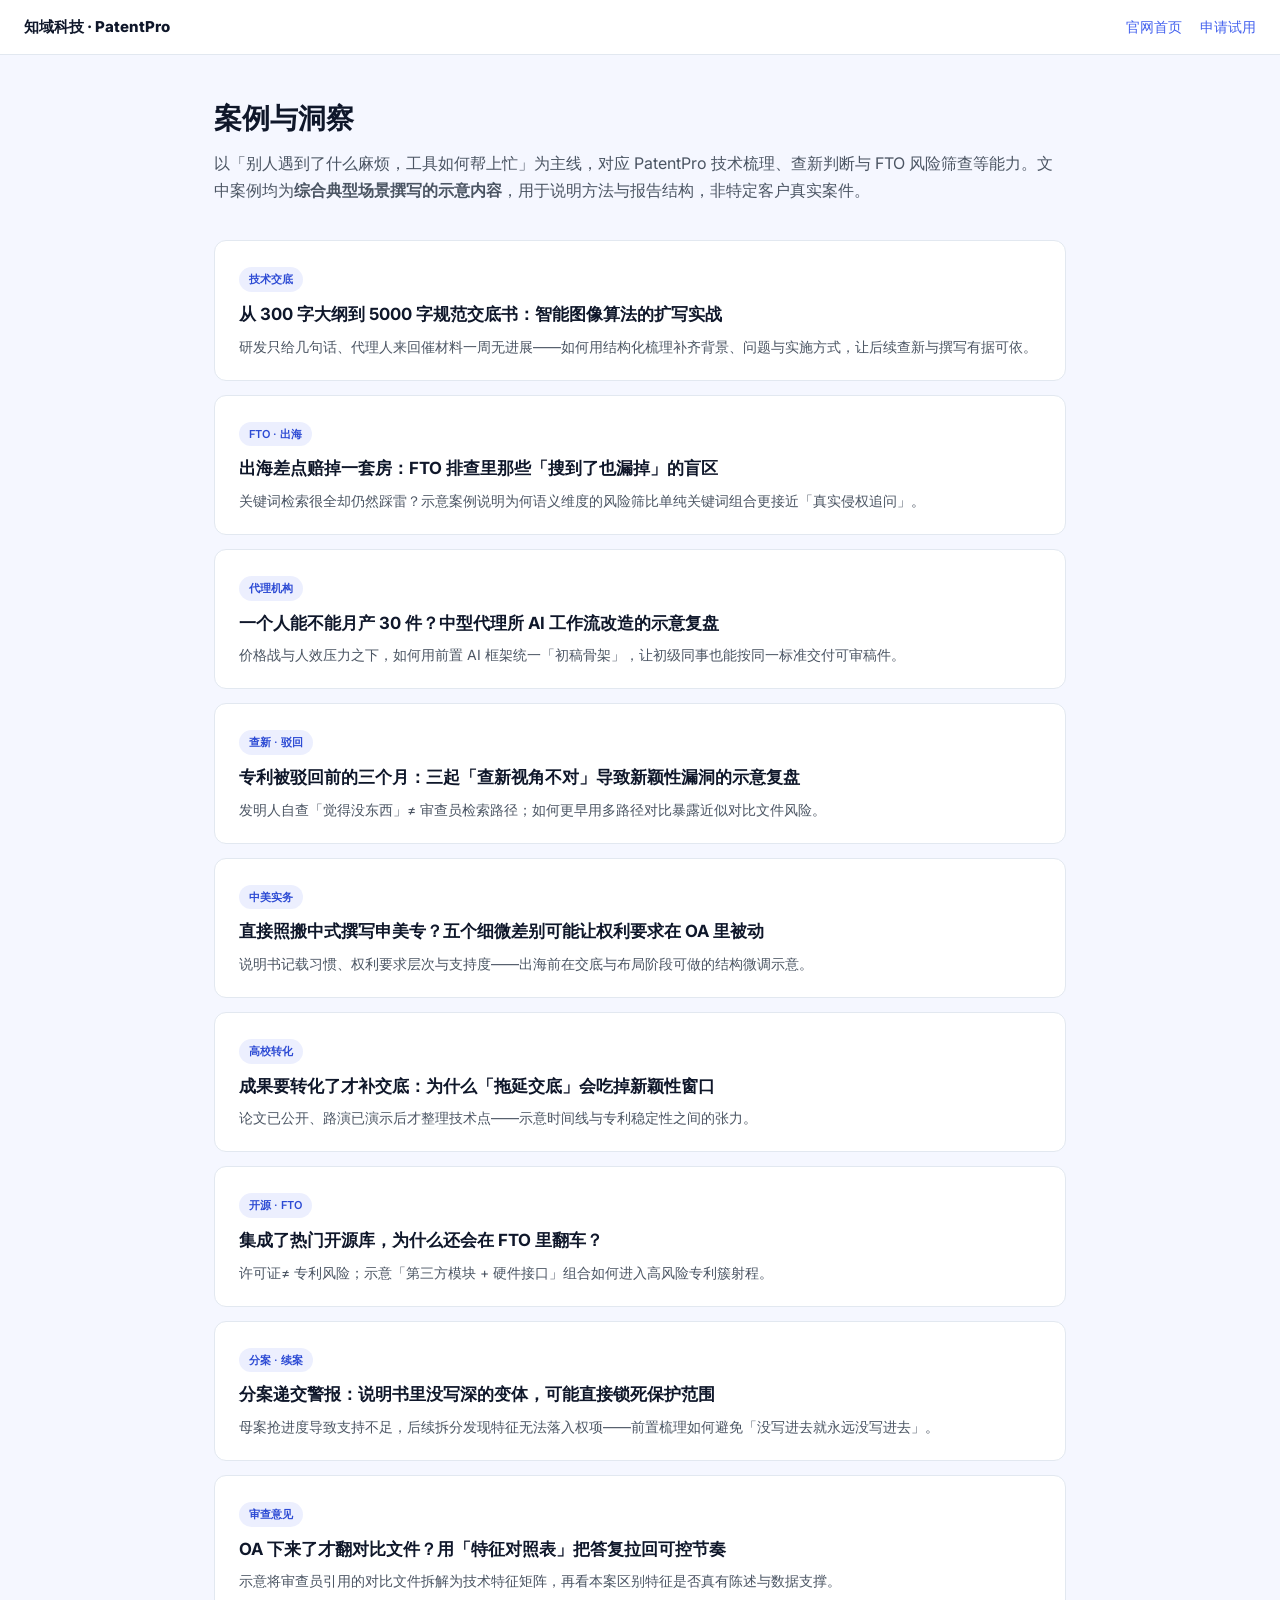
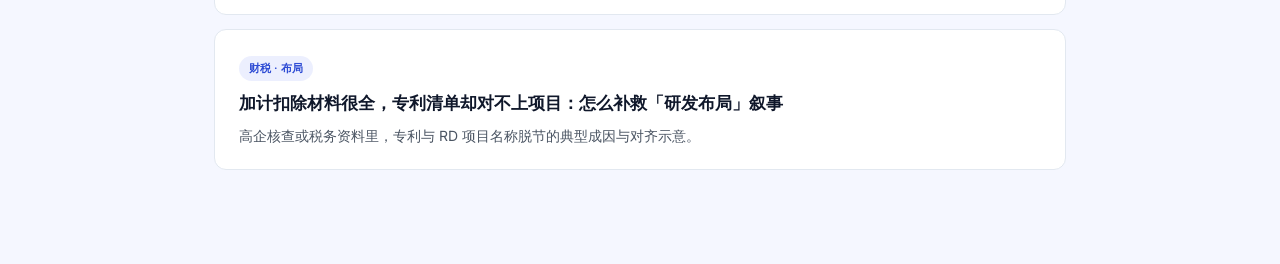
<file: blog/index.html>
<!DOCTYPE html>
<html lang="zh-CN">
<head>
  <meta charset="UTF-8" />
  <meta name="viewport" content="width=device-width, initial-scale=1.0" />
  <meta name="description" content="知域科技 PatentPro 案例与洞察：技术交底、查新、FTO、代理机构人效与出海专利实务，以真实场景拆解如何用 AI 前置预判降本增效。" />
  <title>案例与洞察 · 知域科技 PatentPro</title>
  <link rel="canonical" href="https://www.patentpro.net/blog/" />
  <link rel="preconnect" href="https://fonts.googleapis.com" />
  <link rel="preconnect" href="https://fonts.gstatic.com" crossorigin />
  <link href="https://fonts.googleapis.com/css2?family=Inter:wght@400;500;600;700;800&display=swap" rel="stylesheet" />
  <link rel="stylesheet" href="common.css" />
</head>
<body>
  <header class="blog-top">
    <a href="../index.html" class="blog-top-brand">知域科技 · PatentPro</a>
    <nav class="blog-top-nav">
      <a href="../index.html">官网首页</a>
      <a href="../index.html#submit">申请试用</a>
    </nav>
  </header>

  <main class="blog-index">
    <h1>案例与洞察</h1>
    <p class="sub">以「别人遇到了什么麻烦，工具如何帮上忙」为主线，对应 PatentPro 技术梳理、查新判断与 FTO 风险筛查等能力。文中案例均为<strong>综合典型场景撰写的示意内容</strong>，用于说明方法与报告结构，非特定客户真实案件。</p>

    <ul class="blog-list">
      <li>
        <span class="blog-tag">技术交底</span>
        <a href="jiaodi-kuoxie-anli.html">从 300 字大纲到 5000 字规范交底书：智能图像算法的扩写实战</a>
        <div class="excerpt">研发只给几句话、代理人来回催材料一周无进展——如何用结构化梳理补齐背景、问题与实施方式，让后续查新与撰写有据可依。</div>
      </li>
      <li>
        <span class="blog-tag">FTO · 出海</span>
        <a href="fto-leiqu-chuhai-anli.html">出海差点赔掉一套房：FTO 排查里那些「搜到了也漏掉」的盲区</a>
        <div class="excerpt">关键词检索很全却仍然踩雷？示意案例说明为何语义维度的风险筛比单纯关键词组合更接近「真实侵权追问」。</div>
      </li>
      <li>
        <span class="blog-tag">代理机构</span>
        <a href="daili-renxiao-shuzihua.html">一个人能不能月产 30 件？中型代理所 AI 工作流改造的示意复盘</a>
        <div class="excerpt">价格战与人效压力之下，如何用前置 AI 框架统一「初稿骨架」，让初级同事也能按同一标准交付可审稿件。</div>
      </li>
      <li>
        <span class="blog-tag">查新 · 驳回</span>
        <a href="chaxin-yilou-bohui.html">专利被驳回前的三个月：三起「查新视角不对」导致新颖性漏洞的示意复盘</a>
        <div class="excerpt">发明人自查「觉得没东西」≠ 审查员检索路径；如何更早用多路径对比暴露近似对比文件风险。</div>
      </li>
      <li>
        <span class="blog-tag">中美实务</span>
        <a href="zhongmei-zhuanxie-bikeng.html">直接照搬中式撰写申美专？五个细微差别可能让权利要求在 OA 里被动</a>
        <div class="excerpt">说明书记载习惯、权利要求层次与支持度——出海前在交底与布局阶段可做的结构微调示意。</div>
      </li>
      <li>
        <span class="blog-tag">高校转化</span>
        <a href="gaoxiao-jiaodi-tuoyan.html">成果要转化了才补交底：为什么「拖延交底」会吃掉新颖性窗口</a>
        <div class="excerpt">论文已公开、路演已演示后才整理技术点——示意时间线与专利稳定性之间的张力。</div>
      </li>
      <li>
        <span class="blog-tag">开源 · FTO</span>
        <a href="kaiyuan-sdk-fto.html">集成了热门开源库，为什么还会在 FTO 里翻车？</a>
        <div class="excerpt">许可证≠ 专利风险；示意「第三方模块 + 硬件接口」组合如何进入高风险专利簇射程。</div>
      </li>
      <li>
        <span class="blog-tag">分案 · 续案</span>
        <a href="fenan-quanxian-suoshui.html">分案递交警报：说明书里没写深的变体，可能直接锁死保护范围</a>
        <div class="excerpt">母案抢进度导致支持不足，后续拆分发现特征无法落入权项——前置梳理如何避免「没写进去就永远没写进去」。</div>
      </li>
      <li>
        <span class="blog-tag">审查意见</span>
        <a href="oa-duibi-wenjian-duiqi.html">OA 下来了才翻对比文件？用「特征对照表」把答复拉回可控节奏</a>
        <div class="excerpt">示意将审查员引用的对比文件拆解为技术特征矩阵，再看本案区别特征是否真有陈述与数据支撑。</div>
      </li>
      <li>
        <span class="blog-tag">财税 · 布局</span>
        <a href="yanfa-gaoxin-zhuanli-duiqi.html">加计扣除材料很全，专利清单却对不上项目：怎么补救「研发布局」叙事</a>
        <div class="excerpt">高企核查或税务资料里，专利与 RD 项目名称脱节的典型成因与对齐示意。</div>
      </li>
    </ul>
  </main>
</body>
</html>
</file>
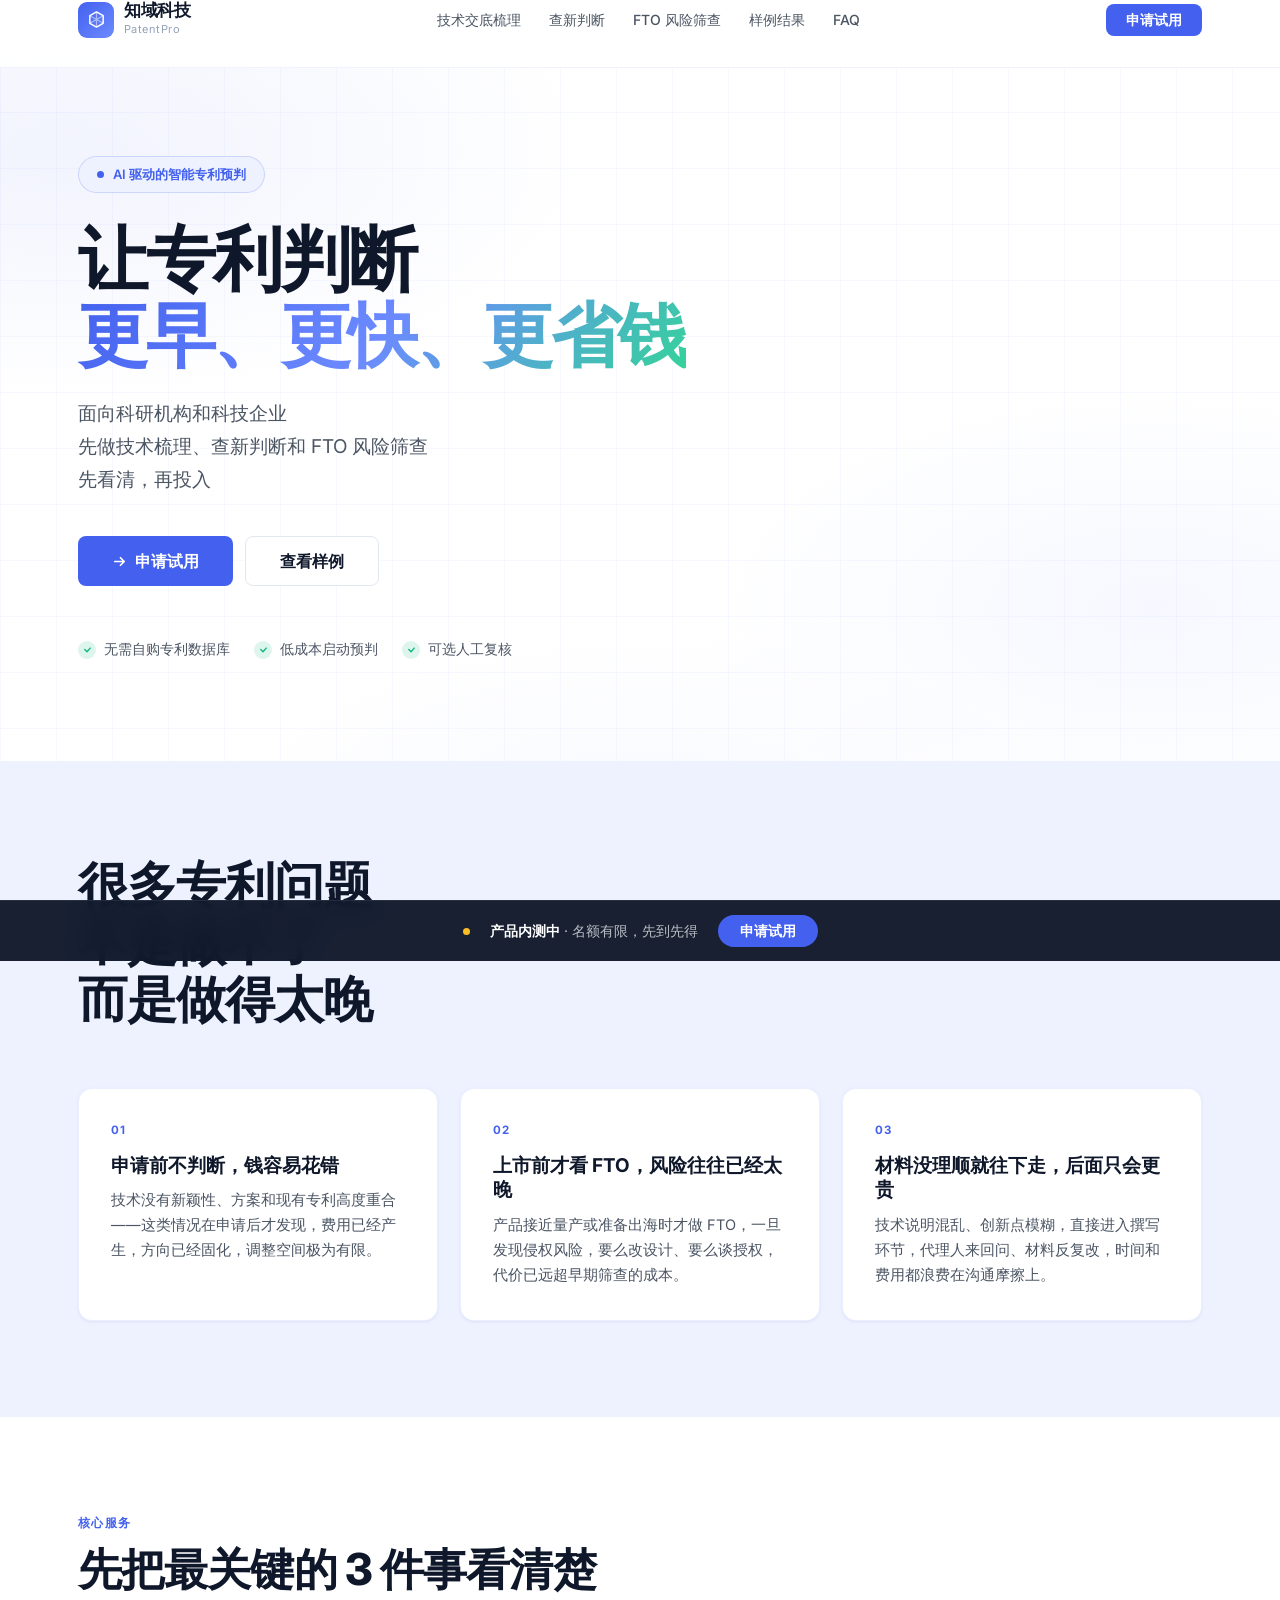
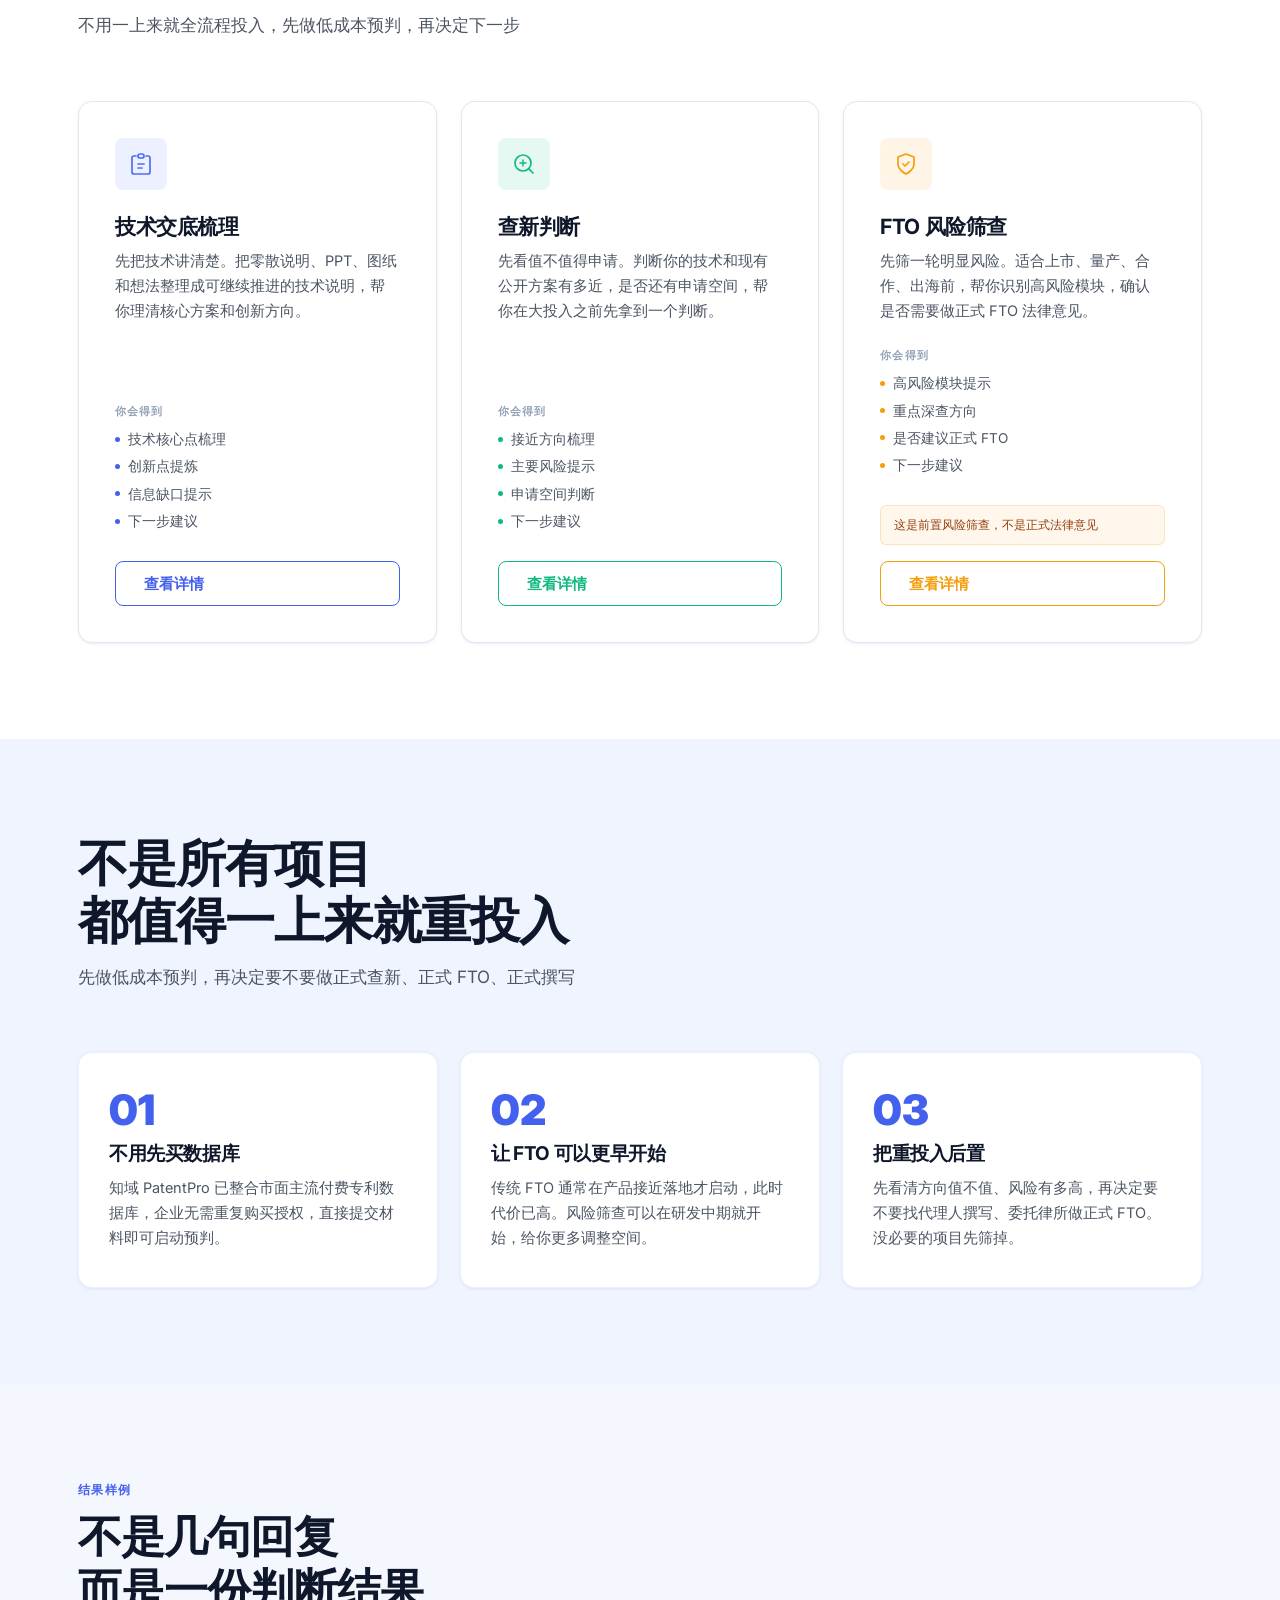
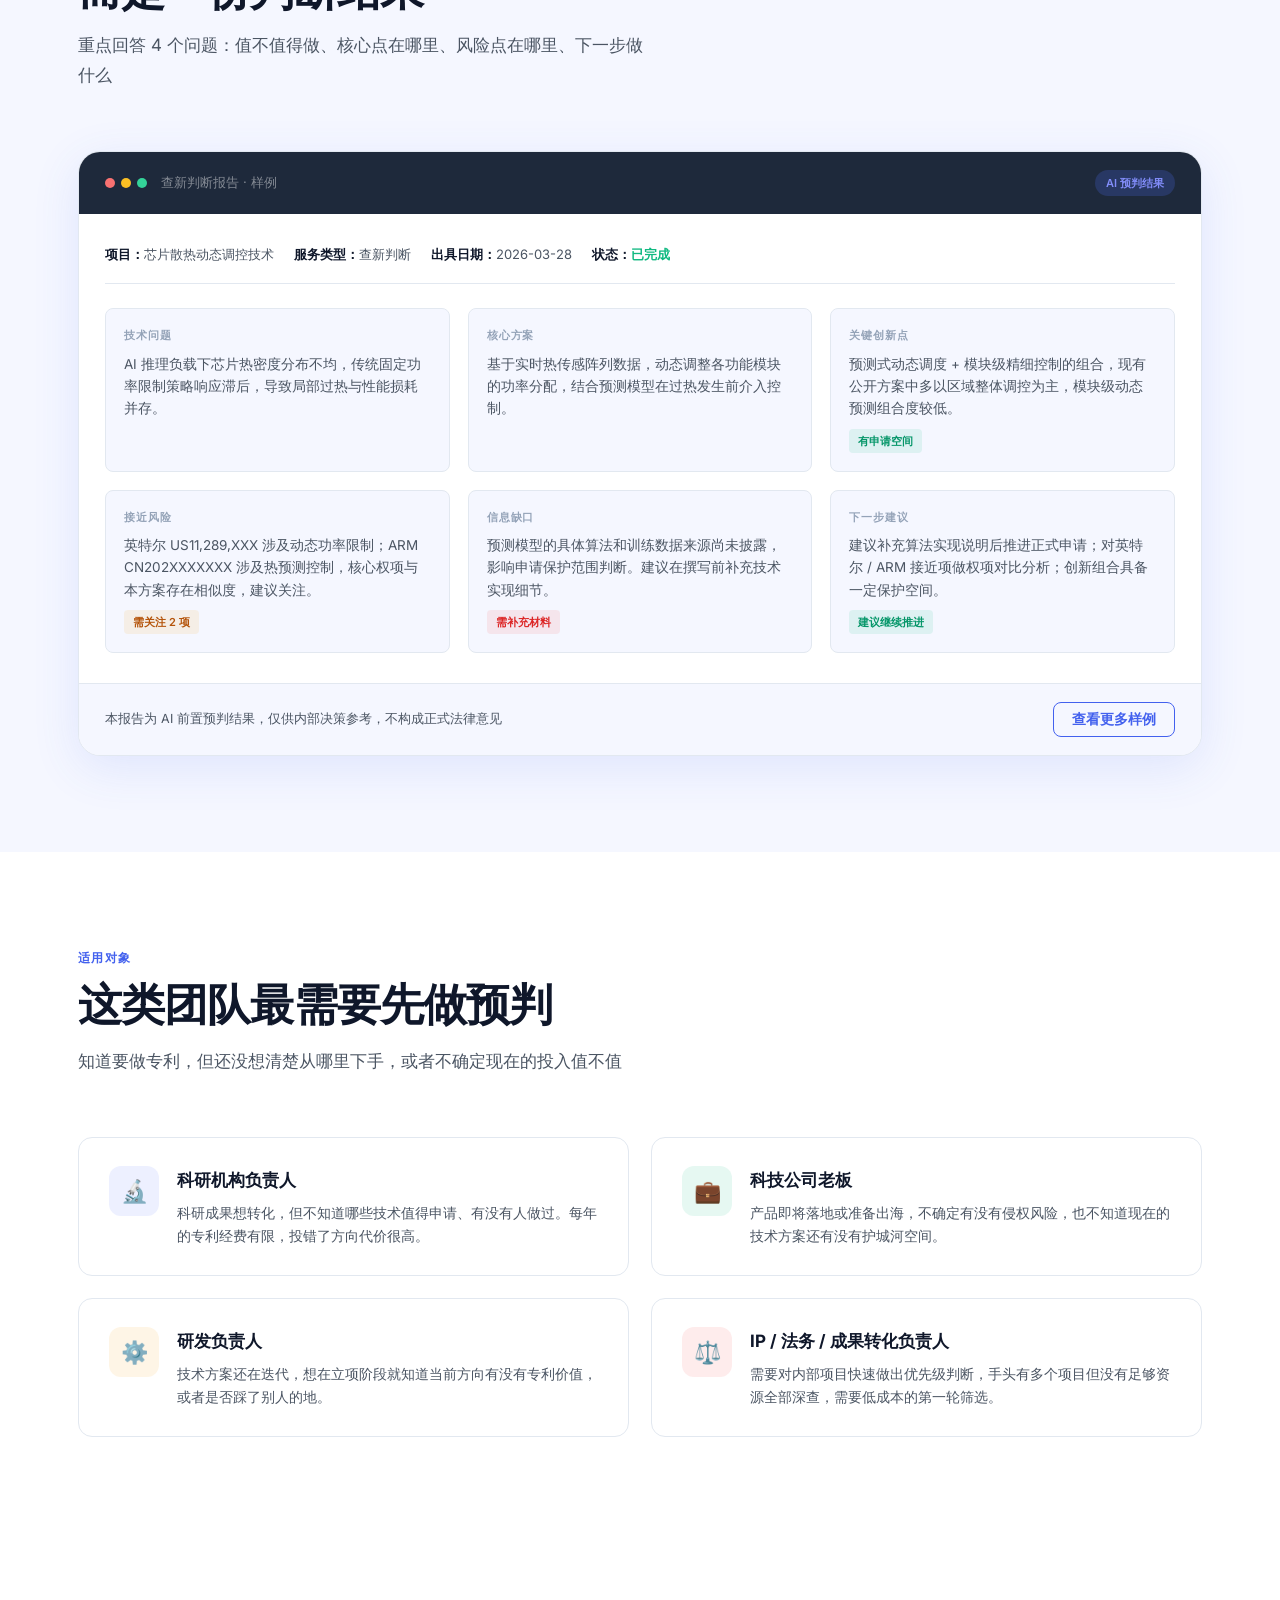
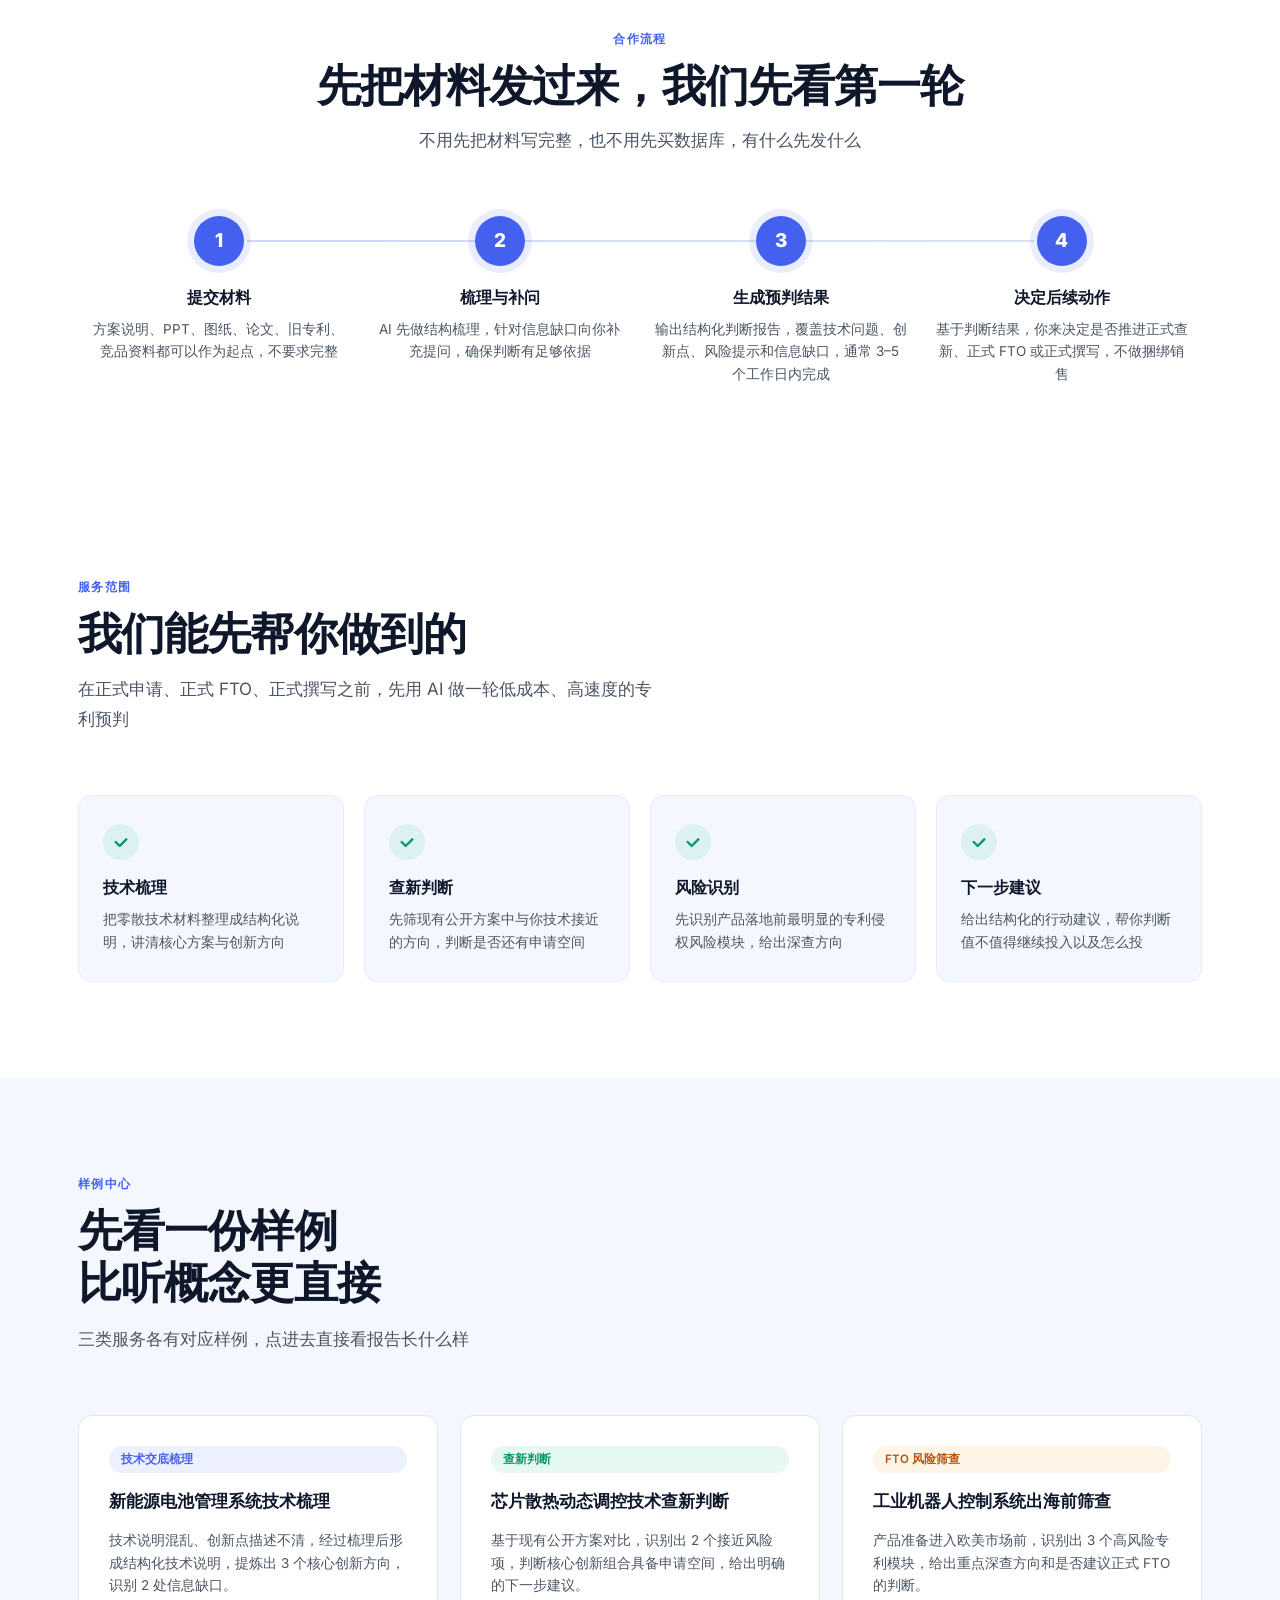
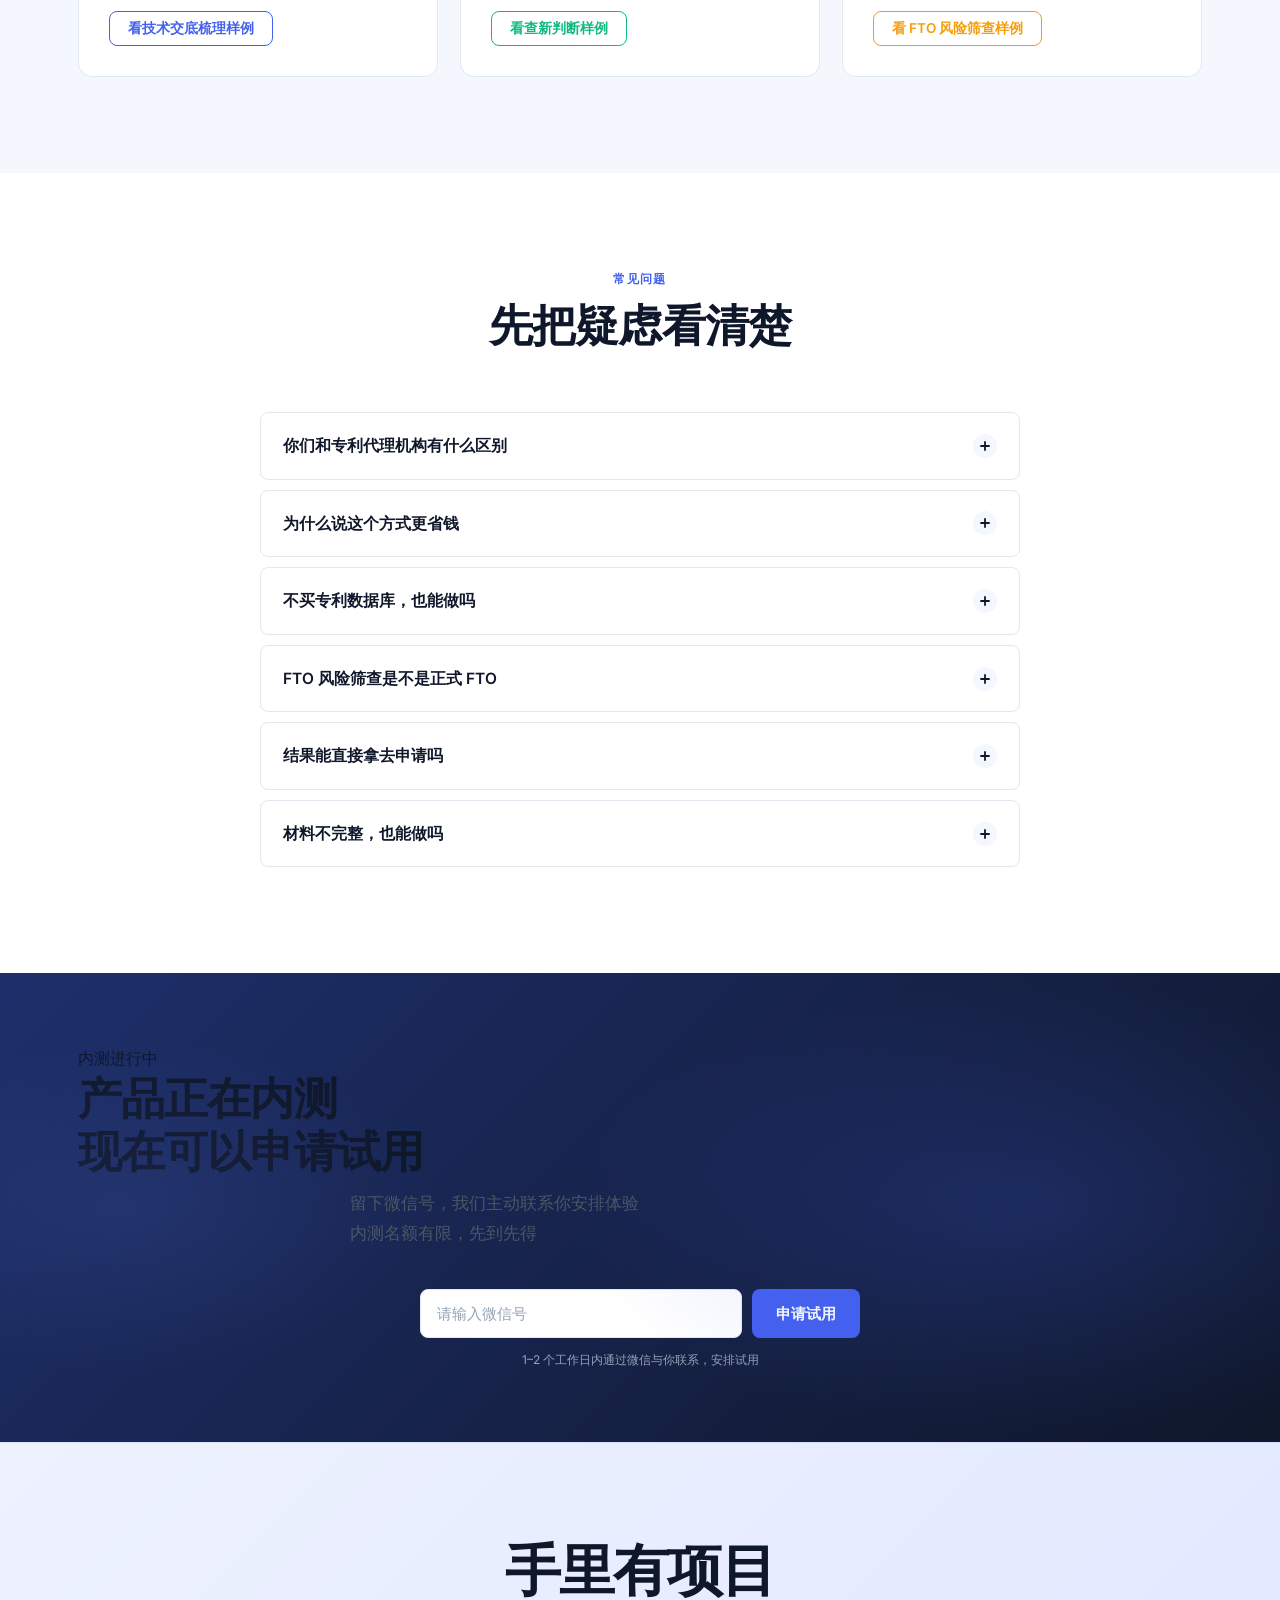
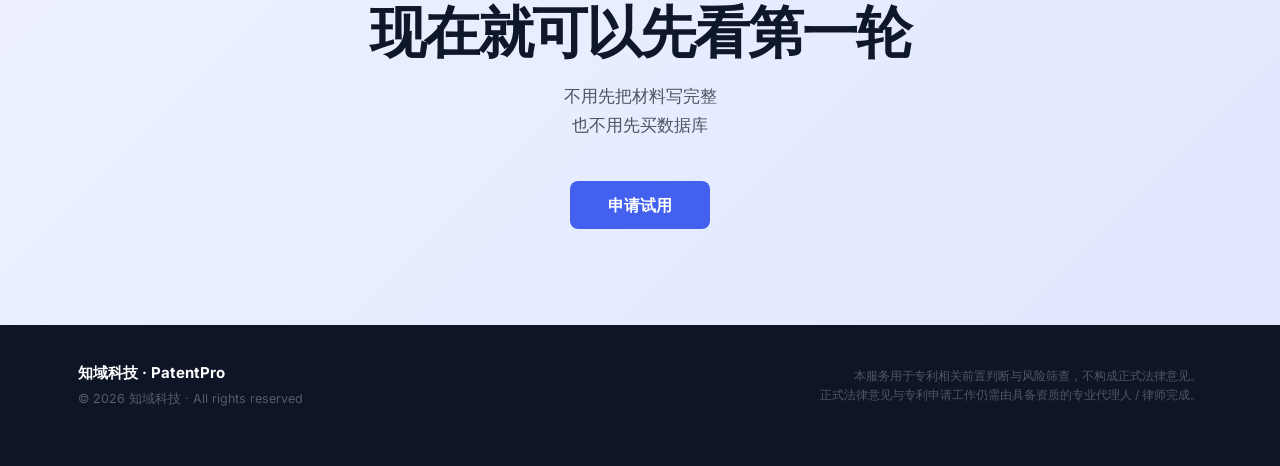
<file: patentpro_website.html>
<!DOCTYPE html>
<html lang="zh-CN">
<head>
  <meta charset="UTF-8" />
  <meta name="viewport" content="width=device-width, initial-scale=1.0" />
  <meta name="description" content="知域科技 · AI 驱动的智能专利预判。面向科研机构和科技企业，先做技术梳理、查新判断和 FTO 风险筛查，先看清，再投入。" />
  <title>知域科技 · 让专利判断更早、更快、更省钱</title>
  <link rel="preconnect" href="https://fonts.googleapis.com" />
  <link rel="preconnect" href="https://fonts.gstatic.com" crossorigin />
  <link href="https://fonts.googleapis.com/css2?family=Inter:wght@300;400;500;600;700;800;900&display=swap" rel="stylesheet" />
  <style>
    /* ============================================================
       RESET & VARIABLES
    ============================================================ */
    *, *::before, *::after { box-sizing: border-box; margin: 0; padding: 0; }

    :root {
      --dark:          #0F172A;
      --dark-2:        #1E293B;
      --dark-3:        #334155;
      --accent:        #4361EE;
      --accent-light:  #6C8AFF;
      --accent-dark:   #2D4BD4;
      --green:         #10B981;
      --amber:         #F59E0B;
      --red:           #EF4444;
      --text:          #0F172A;
      --text-2:        #4B5563;
      --text-3:        #94A3B8;
      --bg:            #F5F7FF;
      --bg-alt:        #FFFFFF;
      --bg-tint:       #EEF2FF;
      --border:        #E2E8F0;
      --white:         #FFFFFF;
      --font:          'Inter', -apple-system, BlinkMacSystemFont, 'PingFang SC', 'Hiragino Sans GB', 'Microsoft YaHei', sans-serif;
      --shadow-sm:     0 1px 4px rgba(67,97,238,0.06), 0 1px 2px rgba(0,0,0,0.04);
      --shadow-md:     0 4px 20px rgba(67,97,238,0.1), 0 2px 8px rgba(0,0,0,0.04);
      --shadow-lg:     0 12px 48px rgba(67,97,238,0.12);
      --r-sm:          8px;
      --r-md:          14px;
      --r-lg:          22px;
      --max-w:         1180px;
      --nav-h:         68px;
    }

    html { scroll-behavior: smooth; font-size: 16px; }

    body {
      font-family: var(--font);
      color: var(--text);
      background: var(--bg);
      line-height: 1.65;
      -webkit-font-smoothing: antialiased;
    }

    a { text-decoration: none; }
    h1, h2, h3, h4 { line-height: 1.2; font-weight: 700; letter-spacing: -0.02em; }
    button { font-family: var(--font); }

    /* ============================================================
       LAYOUT UTILITIES
    ============================================================ */
    .container {
      max-width: var(--max-w);
      margin: 0 auto;
      padding: 0 28px;
    }

    .section { padding: 96px 0; }
    .section-alt { background: var(--bg-alt); }
    .section-dark { background: var(--dark); }

    .section-label {
      display: block;
      font-size: 12px;
      font-weight: 700;
      letter-spacing: 0.12em;
      text-transform: uppercase;
      color: var(--accent);
      margin-bottom: 10px;
    }

    .section-title {
      font-size: clamp(26px, 3.8vw, 44px);
      font-weight: 800;
      color: var(--text);
      margin-bottom: 16px;
    }
    .section-title.white { color: var(--white); }

    .section-subtitle {
      font-size: 17px;
      color: var(--text-2);
      max-width: 580px;
      line-height: 1.75;
    }
    .section-subtitle.muted { color: rgba(255,255,255,0.5); }

    .section-header { margin-bottom: 60px; }
    .section-header.center { text-align: center; }
    .section-header.center .section-label,
    .section-header.center .section-subtitle { margin-left: auto; margin-right: auto; }

    /* ============================================================
       BUTTONS
    ============================================================ */
    .btn {
      display: inline-flex;
      align-items: center;
      gap: 8px;
      padding: 14px 28px;
      border-radius: var(--r-sm);
      font-size: 15px;
      font-weight: 600;
      cursor: pointer;
      transition: all 0.2s ease;
      border: none;
      white-space: nowrap;
      line-height: 1;
    }

    .btn-primary {
      background: var(--accent);
      color: var(--white);
    }
    .btn-primary:hover {
      background: var(--accent-dark);
      transform: translateY(-1px);
      box-shadow: 0 8px 28px rgba(67,97,238,0.35);
    }

    .btn-secondary {
      background: transparent;
      color: var(--white);
      border: 1.5px solid rgba(255,255,255,0.38);
    }
    .btn-secondary:hover {
      background: rgba(255,255,255,0.1);
      border-color: rgba(255,255,255,0.7);
    }

    .btn-outline {
      background: transparent;
      color: var(--accent);
      border: 1.5px solid var(--accent);
    }
    .btn-outline:hover {
      background: var(--accent);
      color: var(--white);
    }

    .btn-ghost {
      background: rgba(255,255,255,0.07);
      color: var(--white);
      border: 1.5px solid rgba(255,255,255,0.14);
    }
    .btn-ghost:hover { background: rgba(255,255,255,0.14); }

    /* ============================================================
       HEADER
    ============================================================ */
    .header {
      position: fixed;
      top: 0; left: 0; right: 0;
      height: var(--nav-h);
      background: rgba(255,255,255,0.9);
      backdrop-filter: blur(16px);
      -webkit-backdrop-filter: blur(16px);
      border-bottom: 1px solid rgba(67,97,238,0.08);
      z-index: 1000;
      transition: background 0.3s ease, box-shadow 0.3s ease;
    }
    .header.scrolled {
      background: rgba(255,255,255,0.98);
      box-shadow: 0 4px 24px rgba(67,97,238,0.1);
    }

    .header-inner {
      display: flex;
      align-items: center;
      justify-content: space-between;
      height: 100%;
      gap: 16px;
    }

    /* Logo */
    .logo {
      display: flex;
      align-items: center;
      gap: 10px;
      flex-shrink: 0;
    }
    .logo-icon {
      width: 36px; height: 36px;
      background: linear-gradient(135deg, var(--accent), var(--accent-light));
      border-radius: 9px;
      display: flex; align-items: center; justify-content: center;
    }
    .logo-text-wrap { display: flex; flex-direction: column; }
    .logo-text { font-size: 17px; font-weight: 800; color: var(--text); letter-spacing: -0.02em; line-height: 1.1; }
    .logo-sub  { font-size: 11px; color: var(--text-3); letter-spacing: 0.04em; }

    /* Desktop Nav */
    .nav {
      display: flex;
      align-items: center;
      gap: 2px;
      flex: 1;
      justify-content: center;
    }
    .nav-link {
      padding: 8px 13px;
      color: var(--text-2);
      font-size: 14px; font-weight: 500;
      border-radius: 6px;
      transition: all 0.15s ease;
    }
    .nav-link:hover { color: var(--accent); background: var(--bg-tint); }

    .header-cta { padding: 9px 20px; font-size: 14px; flex-shrink: 0; }

    /* Hamburger */
    .hamburger {
      display: none;
      flex-direction: column;
      gap: 5px;
      cursor: pointer;
      padding: 6px;
      border: none; background: none;
      flex-shrink: 0;
    }
    .hamburger span {
      display: block; width: 22px; height: 2px;
      background: var(--text); border-radius: 2px;
      transition: all 0.28s ease;
    }
    .hamburger.open span:nth-child(1) { transform: translateY(7px) rotate(45deg); }
    .hamburger.open span:nth-child(2) { opacity: 0; transform: scaleX(0); }
    .hamburger.open span:nth-child(3) { transform: translateY(-7px) rotate(-45deg); }

    /* Mobile Nav */
    .mobile-nav {
      display: none;
      position: fixed;
      top: var(--nav-h); left: 0; right: 0;
      background: rgba(255,255,255,0.98);
      backdrop-filter: blur(16px);
      padding: 12px 20px 20px;
      border-bottom: 1px solid rgba(67,97,238,0.08);
      z-index: 999;
      flex-direction: column;
      gap: 4px;
    }
    .mobile-nav.open { display: flex; }
    .mobile-nav .nav-link { padding: 13px 16px; font-size: 15px; }
    .mobile-nav .btn-primary { margin-top: 8px; justify-content: center; }

    /* ============================================================
       HERO
    ============================================================ */
    .hero {
      background: var(--white);
      padding: calc(var(--nav-h) + 88px) 0 100px;
      position: relative;
      overflow: hidden;
    }
    .hero-bg {
      position: absolute; inset: 0; pointer-events: none;
      background:
        radial-gradient(ellipse 70% 55% at 5% 20%, rgba(67,97,238,0.07) 0%, transparent 60%),
        radial-gradient(ellipse 60% 50% at 90% 80%, rgba(108,138,255,0.06) 0%, transparent 60%),
        radial-gradient(ellipse 50% 40% at 50% 110%, rgba(67,97,238,0.04) 0%, transparent 70%);
    }
    .hero-grid {
      position: absolute; inset: 0; pointer-events: none;
      background-image:
        linear-gradient(rgba(67,97,238,0.04) 1px, transparent 1px),
        linear-gradient(90deg, rgba(67,97,238,0.04) 1px, transparent 1px);
      background-size: 56px 56px;
    }

    .hero-inner { position: relative; max-width: 740px; }

    .hero-badge {
      display: inline-flex; align-items: center; gap: 9px;
      background: var(--bg-tint);
      border: 1px solid rgba(67,97,238,0.2);
      border-radius: 100px;
      padding: 7px 18px;
      margin-bottom: 28px;
    }
    .hero-badge-pulse {
      width: 7px; height: 7px;
      background: var(--accent);
      border-radius: 50%;
      animation: pulse 2.4s infinite;
    }
    @keyframes pulse {
      0%, 100% { opacity: 1; transform: scale(1); }
      50% { opacity: 0.55; transform: scale(0.82); }
    }
    .hero-badge-text { font-size: 13px; color: var(--accent); font-weight: 600; }

    .hero-title {
      font-size: clamp(38px, 6.5vw, 70px);
      font-weight: 900;
      color: var(--text);
      line-height: 1.08;
      margin-bottom: 24px;
      letter-spacing: -0.035em;
    }
    .hero-title .hl {
      background: linear-gradient(130deg, #4361EE 0%, #6C8AFF 50%, #34D399 100%);
      -webkit-background-clip: text; -webkit-text-fill-color: transparent;
      background-clip: text;
    }

    .hero-subtitle {
      font-size: clamp(15px, 2vw, 19px);
      color: var(--text-2);
      line-height: 1.75;
      margin-bottom: 40px;
      max-width: 520px;
    }

    .hero-actions {
      display: flex; gap: 12px; flex-wrap: wrap;
      margin-bottom: 52px;
    }
    .hero-actions .btn-primary  { font-size: 16px; padding: 16px 34px; }
    .hero-actions .btn-secondary {
      font-size: 16px; padding: 16px 34px;
      color: var(--text); border-color: var(--border);
      background: var(--white);
    }
    .hero-actions .btn-secondary:hover {
      background: var(--bg-tint); border-color: var(--accent); color: var(--accent);
    }

    .hero-feats {
      display: flex; gap: 24px; flex-wrap: wrap;
    }
    .hero-feat {
      display: flex; align-items: center; gap: 8px;
      font-size: 13.5px; color: var(--text-2);
    }
    .hero-feat-check {
      width: 18px; height: 18px; border-radius: 50%;
      background: rgba(16,185,129,0.14);
      display: flex; align-items: center; justify-content: center;
      flex-shrink: 0;
    }

    /* ============================================================
       PAIN POINTS
    ============================================================ */
    .pain-section { background: var(--bg-tint); padding: 96px 0; }

    .pain-heading {
      font-size: clamp(28px, 4.2vw, 50px);
      font-weight: 800; color: var(--text); line-height: 1.14;
      margin-bottom: 60px;
    }

    .pain-grid {
      display: grid; grid-template-columns: repeat(3,1fr); gap: 22px;
    }
    .pain-card {
      background: var(--white);
      border: 1px solid rgba(67,97,238,0.1);
      border-radius: var(--r-md);
      padding: 32px;
      transition: all 0.22s ease;
      box-shadow: var(--shadow-sm);
    }
    .pain-card:hover {
      background: var(--white);
      border-color: var(--accent);
      transform: translateY(-3px);
      box-shadow: var(--shadow-md);
    }
    .pain-num {
      font-size: 11.5px; font-weight: 700;
      letter-spacing: 0.1em; color: var(--accent); margin-bottom: 14px;
    }
    .pain-title { font-size: 19px; font-weight: 700; color: var(--text); margin-bottom: 10px; line-height: 1.3; }
    .pain-desc  { font-size: 14.5px; color: var(--text-2); line-height: 1.72; }

    /* ============================================================
       SERVICES
    ============================================================ */
    .services-grid {
      display: grid; grid-template-columns: repeat(3,1fr); gap: 24px;
    }
    .svc-card {
      background: var(--white);
      border-radius: var(--r-md);
      padding: 36px;
      border: 1px solid var(--border);
      box-shadow: var(--shadow-sm);
      transition: all 0.24s ease;
      display: flex; flex-direction: column;
    }
    .svc-card:hover {
      transform: translateY(-4px);
      box-shadow: var(--shadow-lg);
      border-color: var(--accent);
    }
    .svc-icon {
      width: 52px; height: 52px; border-radius: var(--r-sm);
      display: flex; align-items: center; justify-content: center;
      margin-bottom: 24px;
    }
    .svc-icon-blue   { background: rgba(79,110,247,0.1); }
    .svc-icon-green  { background: rgba(16,185,129,0.1); }
    .svc-icon-amber  { background: rgba(245,158,11,0.1); }

    .svc-title { font-size: 21px; font-weight: 700; margin-bottom: 10px; }
    .svc-desc  { font-size: 14.5px; color: var(--text-2); line-height: 1.72; margin-bottom: 22px; flex: 1; }

    .svc-delivers-label {
      font-size: 11px; font-weight: 700; letter-spacing: 0.1em;
      text-transform: uppercase; color: var(--text-3); margin-bottom: 8px;
    }
    .svc-deliver {
      display: flex; align-items: center; gap: 8px;
      font-size: 13.5px; color: var(--text-2); margin-bottom: 5px;
    }
    .svc-deliver-dot {
      width: 5px; height: 5px; border-radius: 50%;
      background: var(--accent); flex-shrink: 0;
    }
    .svc-delivers { margin-bottom: 24px; }

    .svc-warning {
      background: rgba(245,158,11,0.08);
      border: 1px solid rgba(245,158,11,0.22);
      border-radius: 6px;
      padding: 9px 13px;
      font-size: 12px;
      color: #92400E;
      margin-bottom: 16px;
    }

    /* ============================================================
       COST
    ============================================================ */
    .cost-section { background: #F0F4FF; padding: 96px 0; }

    .cost-heading {
      font-size: clamp(28px, 4.2vw, 50px);
      font-weight: 800; color: var(--text); line-height: 1.14;
      margin-bottom: 14px;
    }
    .cost-sub {
      font-size: 17px; color: var(--text-2);
      max-width: 540px; line-height: 1.72; margin-bottom: 60px;
    }

    .cost-grid {
      display: grid; grid-template-columns: repeat(3,1fr); gap: 22px;
    }
    .cost-card {
      background: var(--white);
      border: 1px solid rgba(67,97,238,0.1);
      border-radius: var(--r-md);
      padding: 36px 30px;
      transition: all 0.22s ease;
      box-shadow: var(--shadow-sm);
    }
    .cost-card:hover {
      background: var(--white);
      border-color: var(--accent);
      transform: translateY(-3px);
      box-shadow: var(--shadow-md);
    }
    .cost-num  { font-size: 42px; font-weight: 900; color: var(--accent); line-height: 1; margin-bottom: 12px; }
    .cost-ctitle { font-size: 19px; font-weight: 700; color: var(--text); margin-bottom: 10px; }
    .cost-cdesc  { font-size: 14.5px; color: var(--text-2); line-height: 1.72; }

    /* ============================================================
       RESULT MOCK
    ============================================================ */
    .result-section { background: var(--bg); }

    .result-mock {
      background: var(--white);
      border-radius: var(--r-lg);
      border: 1px solid var(--border);
      box-shadow: var(--shadow-lg);
      overflow: hidden;
      margin-top: 48px;
    }
    .mock-header {
      background: #1E293B;
      padding: 18px 26px;
      display: flex; align-items: center; gap: 14px;
    }
    .mock-dots { display: flex; gap: 6px; }
    .mock-dot  { width: 10px; height: 10px; border-radius: 50%; }
    .d-r { background: #F87171; }
    .d-y { background: #FBBF24; }
    .d-g { background: #34D399; }
    .mock-label { font-size: 13px; color: rgba(255,255,255,0.45); }
    .mock-badge {
      margin-left: auto;
      background: rgba(79,110,247,0.22);
      color: #818CF8;
      font-size: 11px; font-weight: 600;
      padding: 4px 11px; border-radius: 100px;
    }

    .mock-body { padding: 30px 26px; }
    .mock-meta {
      display: flex; flex-wrap: wrap; gap: 20px;
      padding-bottom: 18px; margin-bottom: 24px;
      border-bottom: 1px solid var(--border);
    }
    .mock-meta-item { font-size: 13px; color: var(--text-2); }
    .mock-meta-item strong { color: var(--text); }

    .result-grid {
      display: grid; grid-template-columns: repeat(3,1fr); gap: 18px;
    }
    .r-card {
      background: var(--bg);
      border: 1px solid var(--border);
      border-radius: var(--r-sm);
      padding: 18px;
    }
    .r-card-label {
      font-size: 10.5px; font-weight: 700; letter-spacing: 0.09em;
      text-transform: uppercase; color: var(--text-3); margin-bottom: 8px;
    }
    .r-card-text { font-size: 13.5px; color: var(--text-2); line-height: 1.65; }
    .r-tag {
      display: inline-block; font-size: 11px; font-weight: 600;
      padding: 3px 9px; border-radius: 4px; margin-top: 9px;
    }
    .tag-ok      { background: rgba(16,185,129,0.1); color: #059669; }
    .tag-warn    { background: rgba(245,158,11,0.1);  color: #B45309; }
    .tag-risk    { background: rgba(239,68,68,0.1);   color: #DC2626; }

    .mock-footer {
      padding: 18px 26px;
      background: var(--bg);
      border-top: 1px solid var(--border);
      display: flex; align-items: center; justify-content: space-between; gap: 16px;
      flex-wrap: wrap;
    }
    .mock-footer-text { font-size: 12.5px; color: var(--text-2); }

    /* ============================================================
       AUDIENCE
    ============================================================ */
    .audience-grid {
      display: grid; grid-template-columns: repeat(2,1fr); gap: 22px;
    }
    .aud-card {
      background: var(--white);
      border: 1px solid var(--border);
      border-radius: var(--r-md);
      padding: 28px 30px;
      display: flex; gap: 18px;
      transition: all 0.22s ease;
    }
    .aud-card:hover {
      border-color: var(--accent);
      box-shadow: var(--shadow-md);
      transform: translateY(-2px);
    }
    .aud-avatar {
      width: 50px; height: 50px; border-radius: 12px;
      display: flex; align-items: center; justify-content: center;
      font-size: 22px; flex-shrink: 0;
    }
    .av-1 { background: rgba(79,110,247,0.1); }
    .av-2 { background: rgba(16,185,129,0.1); }
    .av-3 { background: rgba(245,158,11,0.1); }
    .av-4 { background: rgba(239,68,68,0.1);  }

    .aud-role  { font-size: 17px; font-weight: 700; margin-bottom: 7px; }
    .aud-pain  { font-size: 14px; color: var(--text-2); line-height: 1.65; }

    /* ============================================================
       PROCESS
    ============================================================ */
    .process-section { background: var(--bg-alt); }

    .process-steps {
      display: grid; grid-template-columns: repeat(4,1fr);
      gap: 0; position: relative;
    }
    .process-steps::before {
      content: '';
      position: absolute; z-index: 0;
      top: 24px;
      left: calc(12.5% + 28px);
      right: calc(12.5% + 28px);
      height: 2px;
      background: linear-gradient(90deg, var(--accent), var(--accent-light));
      opacity: 0.25;
    }
    .process-step {
      display: flex; flex-direction: column; align-items: center;
      text-align: center; padding: 0 14px; position: relative;
    }
    .ps-num {
      width: 50px; height: 50px; border-radius: 50%;
      background: var(--accent); color: var(--white);
      font-size: 19px; font-weight: 800;
      display: flex; align-items: center; justify-content: center;
      margin-bottom: 18px; position: relative; z-index: 1;
      box-shadow: 0 0 0 7px rgba(79,110,247,0.12);
    }
    .ps-title { font-size: 16px; font-weight: 700; margin-bottom: 8px; }
    .ps-desc  { font-size: 13.5px; color: var(--text-2); line-height: 1.65; }

    /* ============================================================
       TRUST & BOUNDARY
    ============================================================ */
    .trust-section { background: var(--bg-alt); }

    .trust-items-grid {
      display: grid; grid-template-columns: repeat(4, 1fr); gap: 20px;
    }
    .trust-item-card {
      background: var(--bg);
      border: 1px solid rgba(67,97,238,0.08);
      border-radius: var(--r-md);
      padding: 28px 24px;
      transition: all 0.22s ease;
    }
    .trust-item-card:hover {
      border-color: rgba(16,185,129,0.3);
      box-shadow: var(--shadow-md);
      transform: translateY(-2px);
    }
    .tic-title { font-size: 16px; font-weight: 700; color: var(--text); margin-bottom: 8px; }
    .tic-desc  { font-size: 13.5px; color: var(--text-2); line-height: 1.65; }

    .trust-item {
      display: flex; align-items: flex-start; gap: 12px; margin-bottom: 15px;
    }
    .ti-icon {
      border-radius: 50%; flex-shrink: 0;
      display: flex; align-items: center; justify-content: center;
    }
    .ti-icon.check { background: rgba(16,185,129,0.1); }
    .ti-icon.cross { background: rgba(239,68,68,0.1); }
    .ti-text { font-size: 14.5px; color: var(--text-2); line-height: 1.65; }

    /* ============================================================
       EXAMPLES
    ============================================================ */
    .examples-grid {
      display: grid; grid-template-columns: repeat(3,1fr); gap: 22px;
    }
    .ex-card {
      background: var(--white);
      border: 1px solid var(--border);
      border-radius: var(--r-md);
      padding: 30px;
      display: flex; flex-direction: column; gap: 14px;
      transition: all 0.22s ease;
    }
    .ex-card:hover {
      border-color: var(--accent);
      box-shadow: var(--shadow-md);
      transform: translateY(-3px);
    }
    .ex-tag {
      display: inline-block; font-size: 11.5px; font-weight: 600;
      padding: 4px 12px; border-radius: 100px;
      background: rgba(79,110,247,0.1); color: var(--accent);
    }
    .ex-title { font-size: 17px; font-weight: 700; }
    .ex-desc  { font-size: 13.5px; color: var(--text-2); line-height: 1.68; flex: 1; }

    /* ============================================================
       FAQ
    ============================================================ */
    .faq-section { background: var(--bg-alt); }

    .faq-list { max-width: 760px; margin: 0 auto; }

    .faq-item {
      border: 1px solid var(--border);
      border-radius: var(--r-sm);
      margin-bottom: 10px;
      overflow: hidden;
      background: var(--white);
    }
    .faq-q {
      display: flex; align-items: center; justify-content: space-between;
      padding: 20px 22px; cursor: pointer; gap: 16px;
      transition: background 0.15s ease;
      user-select: none;
    }
    .faq-q:hover { background: var(--bg); }
    .faq-q-text { font-size: 15.5px; font-weight: 600; color: var(--text); }
    .faq-ico {
      width: 24px; height: 24px; border-radius: 50%;
      background: var(--bg);
      display: flex; align-items: center; justify-content: center;
      flex-shrink: 0;
      transition: transform 0.22s ease, background 0.22s ease;
    }
    .faq-item.open .faq-ico {
      transform: rotate(45deg);
      background: var(--accent);
    }
    .faq-item.open .faq-ico svg { stroke: white; }

    .faq-a {
      display: none;
      padding: 0 22px 22px;
      font-size: 14.5px; color: var(--text-2); line-height: 1.78;
    }
    .faq-item.open .faq-a { display: block; }
    .faq-a p + p { margin-top: 9px; }
    .faq-a .faq-conclusion { font-weight: 600; color: var(--text); }
    .faq-a .faq-boundary {
      font-size: 12.5px; color: var(--text-3); margin-top: 10px;
      padding-top: 10px; border-top: 1px solid var(--border);
    }

    /* ============================================================
       BETA BANNER
    ============================================================ */
    .submit-section {
      background: linear-gradient(135deg, #1E2F6B 0%, #0F172A 100%);
      padding: 72px 0;
      position: relative;
      overflow: hidden;
    }
    .submit-section::before {
      content: '';
      position: absolute; inset: 0; pointer-events: none;
      background:
        radial-gradient(ellipse 60% 80% at 80% 50%, rgba(67,97,238,0.2) 0%, transparent 60%),
        radial-gradient(ellipse 40% 60% at 10% 50%, rgba(108,138,255,0.1) 0%, transparent 60%);
    }

    .beta-banner-inner {
      position: relative;
      display: flex;
      align-items: center;
      justify-content: space-between;
      gap: 40px;
    }

    .beta-banner-left { flex: 1; }

    .beta-banner-badge {
      display: inline-flex; align-items: center; gap: 7px;
      background: rgba(245,158,11,0.15);
      border: 1px solid rgba(245,158,11,0.3);
      border-radius: 100px;
      padding: 5px 14px; margin-bottom: 18px;
    }
    .beta-banner-badge-dot {
      width: 6px; height: 6px; border-radius: 50%;
      background: #FBBF24; animation: pulse 2.4s infinite;
    }
    .beta-banner-badge-text { font-size: 12.5px; font-weight: 600; color: #FCD34D; }

    .beta-banner-title {
      font-size: clamp(24px, 3.5vw, 40px);
      font-weight: 800; color: var(--white);
      line-height: 1.15; margin-bottom: 12px;
      letter-spacing: -0.025em;
    }
    .beta-banner-sub {
      font-size: 16px; color: rgba(255,255,255,0.55);
      line-height: 1.7; max-width: 480px;
    }

    .beta-banner-right {
      flex-shrink: 0;
      display: flex; flex-direction: column;
      align-items: flex-end; gap: 10px;
    }

    .beta-banner-stats {
      display: flex; gap: 28px; margin-bottom: 4px;
    }
    .beta-stat {
      text-align: center;
    }
    .beta-stat-num {
      font-size: 22px; font-weight: 800; color: var(--white);
      line-height: 1; margin-bottom: 4px;
    }
    .beta-stat-label {
      font-size: 11px; color: rgba(255,255,255,0.45);
      font-weight: 500; letter-spacing: 0.04em;
    }

    .btn-beta-banner {
      font-size: 16px; padding: 16px 36px;
      box-shadow: 0 8px 32px rgba(67,97,238,0.5);
    }
    .beta-banner-note {
      font-size: 12px; color: rgba(255,255,255,0.35);
    }

    .beta-input-wrap {
      display: flex; gap: 10px;
      margin-bottom: 12px;
    }
    .beta-input {
      flex: 1; padding: 14px 16px;
      border: 1px solid var(--border); border-radius: var(--r-sm);
      font-family: var(--font); font-size: 15px; color: var(--text);
      transition: border-color 0.15s ease; background: var(--white);
    }
    .beta-input:focus {
      outline: none; border-color: var(--accent);
      box-shadow: 0 0 0 3px rgba(67,97,238,0.1);
    }
    .beta-input::placeholder { color: var(--text-3); }
    .beta-note { font-size: 12px; color: var(--text-3); line-height: 1.6; }

    /* ============================================================
       STICKY BOTTOM BANNER
    ============================================================ */
    .sticky-bar {
      position: fixed;
      bottom: 0; left: 0; right: 0;
      z-index: 900;
      background: rgba(15, 23, 42, 0.96);
      backdrop-filter: blur(12px);
      -webkit-backdrop-filter: blur(12px);
      border-top: 1px solid rgba(255,255,255,0.08);
      padding: 14px 28px;
      display: flex; align-items: center; justify-content: center; gap: 20px;
      transform: translateY(100%);
      transition: transform 0.32s cubic-bezier(0.4, 0, 0.2, 1);
    }
    .sticky-bar.visible { transform: translateY(0); }

    .sticky-bar-dot {
      width: 7px; height: 7px; border-radius: 50%;
      background: #FBBF24; animation: pulse 2.4s infinite; flex-shrink: 0;
    }
    .sticky-bar-text {
      font-size: 14px; color: rgba(255,255,255,0.7);
      white-space: nowrap;
    }
    .sticky-bar-text strong { color: var(--white); font-weight: 600; }
    .sticky-bar-btn {
      padding: 9px 22px; font-size: 14px;
      border-radius: 100px; flex-shrink: 0;
    }

    @media (max-width: 480px) {
      .sticky-bar { padding: 12px 16px; gap: 12px; }
      .sticky-bar-text { font-size: 13px; }
      .sticky-bar-text .hide-mobile { display: none; }
    }

    /* ============================================================
       TRIAL MODAL
    ============================================================ */
    .modal-overlay {
      position: fixed; inset: 0; z-index: 2000;
      background: rgba(15,23,42,0.55);
      backdrop-filter: blur(4px);
      -webkit-backdrop-filter: blur(4px);
      display: flex; align-items: center; justify-content: center;
      padding: 20px;
      opacity: 0; pointer-events: none;
      transition: opacity 0.25s ease;
    }
    .modal-overlay.open {
      opacity: 1; pointer-events: auto;
    }

    .modal-card {
      background: var(--white);
      border-radius: var(--r-lg);
      padding: 40px 36px;
      width: 100%; max-width: 440px;
      box-shadow: 0 24px 80px rgba(15,23,42,0.2);
      position: relative;
      transform: translateY(20px) scale(0.97);
      transition: transform 0.28s cubic-bezier(0.34,1.2,0.64,1);
    }
    .modal-overlay.open .modal-card {
      transform: translateY(0) scale(1);
    }

    .modal-close {
      position: absolute; top: 16px; right: 16px;
      width: 32px; height: 32px; border-radius: 50%;
      background: var(--bg); border: none; cursor: pointer;
      display: flex; align-items: center; justify-content: center;
      color: var(--text-3); transition: all 0.15s ease;
    }
    .modal-close:hover { background: var(--border); color: var(--text); }

    .modal-badge {
      display: inline-flex; align-items: center; gap: 6px;
      background: rgba(245,158,11,0.1);
      border: 1px solid rgba(245,158,11,0.22);
      border-radius: 100px; padding: 4px 12px;
      margin-bottom: 16px;
    }
    .modal-badge-dot { width: 6px; height: 6px; border-radius: 50%; background: #F59E0B; animation: pulse 2.4s infinite; }
    .modal-badge-text { font-size: 12px; font-weight: 600; color: #B45309; }

    .modal-title {
      font-size: 22px; font-weight: 800;
      color: var(--text); line-height: 1.25;
      margin-bottom: 8px; letter-spacing: -0.02em;
    }
    .modal-sub {
      font-size: 14px; color: var(--text-2);
      line-height: 1.65; margin-bottom: 24px;
    }

    .modal-input-wrap {
      display: flex; flex-direction: column; gap: 10px;
      margin-bottom: 12px;
    }
    .modal-input {
      width: 100%; padding: 13px 15px;
      border: 1px solid var(--border); border-radius: var(--r-sm);
      font-family: var(--font); font-size: 15px; color: var(--text);
      transition: border-color 0.15s ease; background: var(--white);
    }
    .modal-input:focus {
      outline: none; border-color: var(--accent);
      box-shadow: 0 0 0 3px rgba(67,97,238,0.1);
    }
    .modal-input::placeholder { color: var(--text-3); }

    .modal-note { font-size: 12px; color: var(--text-3); line-height: 1.6; }

    .btn-modal-submit {
      width: 100%; justify-content: center;
      font-size: 15px; padding: 15px; margin-top: 16px;
    }

    @media (max-width: 768px) {
      .fab { bottom: 20px; right: 16px; padding: 12px 18px; font-size: 13.5px; }
      .modal-card { padding: 32px 24px; }
      .beta-form { padding: 28px 22px; }
      .beta-input-wrap { flex-direction: column; }
    }

    /* ============================================================
       BOTTOM CTA
    ============================================================ */
    .bottom-cta {
      background: linear-gradient(135deg, var(--bg-tint) 0%, #E0E7FF 100%);
      text-align: center; padding: 96px 0;
      border-top: 1px solid rgba(67,97,238,0.1);
    }
    .bottom-cta-title {
      font-size: clamp(28px, 5.5vw, 56px);
      font-weight: 900; color: var(--text);
      line-height: 1.12; margin-bottom: 18px;
      letter-spacing: -0.035em;
    }
    .bottom-cta-sub {
      font-size: 17px; color: var(--text-2);
      margin-bottom: 40px; line-height: 1.72;
    }
    .bottom-cta-actions {
      display: flex; gap: 12px; justify-content: center; flex-wrap: wrap;
    }
    .bottom-cta-actions .btn { font-size: 16px; padding: 16px 38px; }
    .bottom-cta .btn-ghost {
      background: var(--white);
      color: var(--text);
      border: 1.5px solid var(--border);
    }
    .bottom-cta .btn-ghost:hover {
      background: var(--text);
      color: var(--white);
      border-color: var(--text);
    }

    /* ============================================================
       FOOTER
    ============================================================ */
    .footer {
      background: #0D1526; padding: 36px 0 56px;
      border-top: none;
    }
    .footer-inner {
      display: flex; align-items: center;
      justify-content: space-between; gap: 20px; flex-wrap: wrap;
    }
    .footer-brand { font-size: 15px; font-weight: 700; color: var(--white); margin-bottom: 4px; }
    .footer-copy  { font-size: 12.5px; color: rgba(255,255,255,0.3); }
    .footer-disclaimer {
      font-size: 12px; color: rgba(255,255,255,0.28);
      max-width: 440px; line-height: 1.65; text-align: right;
    }

    /* ============================================================
       ANIMATIONS
    ============================================================ */
    .fade-up {
      opacity: 0; transform: translateY(22px);
      transition: opacity 0.55s ease, transform 0.55s ease;
    }
    .fade-up.visible { opacity: 1; transform: none; }

    .fade-up:nth-child(2) { transition-delay: 0.08s; }
    .fade-up:nth-child(3) { transition-delay: 0.16s; }
    .fade-up:nth-child(4) { transition-delay: 0.24s; }

    /* ============================================================
       RESPONSIVE — TABLET  (≤1024px)
    ============================================================ */
    @media (max-width: 1024px) {
      .result-grid { grid-template-columns: repeat(2,1fr); }
    }

    /* ============================================================
       RESPONSIVE — MOBILE  (≤768px)
    ============================================================ */
    @media (max-width: 768px) {
      :root { --nav-h: 60px; }

      .container { padding: 0 16px; }
      .section { padding: 64px 0; }

      /* Header */
      .nav, .header-cta { display: none; }
      .hamburger { display: flex; }

      /* Hero */
      .hero { padding: calc(var(--nav-h) + 52px) 0 72px; }
      .hero-actions { flex-direction: column; }
      .hero-actions .btn { width: 100%; justify-content: center; }
      .hero-feats { flex-direction: column; gap: 10px; }

      /* Grids → 1 col */
      .pain-grid,
      .services-grid,
      .cost-grid,
      .result-grid,
      .audience-grid,
      .examples-grid { grid-template-columns: 1fr; }

      /* Process → vertical */
      .process-steps { grid-template-columns: 1fr; gap: 28px; }
      .process-steps::before { display: none; }
      .process-step { flex-direction: row; text-align: left; gap: 16px; align-items: flex-start; padding: 0; }
      .ps-num { margin-bottom: 0; flex-shrink: 0; }

      /* Trust */
      .trust-grid { grid-template-columns: 1fr; }
      .trust-items-grid { grid-template-columns: repeat(2, 1fr); }

      /* Beta banner */
      .beta-banner-inner { flex-direction: column; align-items: flex-start; gap: 32px; }
      .beta-banner-right { align-items: flex-start; width: 100%; }
      .beta-banner-stats { gap: 20px; }
      .btn-beta-banner   { width: 100%; justify-content: center; }

      /* Footer */
      .footer-inner { flex-direction: column; text-align: center; }
      .footer-disclaimer { text-align: center; }

      /* Mock */
      .mock-footer { flex-direction: column; align-items: flex-start; }
      .mock-meta   { flex-direction: column; gap: 6px; }
    }

    /* ============================================================
       RESPONSIVE — SMALL MOBILE  (≤480px)
    ============================================================ */
    @media (max-width: 480px) {
      .hero-title { font-size: 34px; }
      .bottom-cta-actions { flex-direction: column; align-items: center; }
      .bottom-cta-actions .btn { width: 100%; max-width: 320px; justify-content: center; }
      .trust-items-grid { grid-template-columns: 1fr; }
      .beta-banner-stats { flex-wrap: wrap; gap: 16px; }
    }
  </style>
</head>
<body>

<!-- ============================================================
     HEADER
============================================================ -->
<header class="header" id="header">
  <div class="container">
    <div class="header-inner">

      <a href="#" class="logo">
        <div class="logo-icon">
          <svg width="19" height="19" viewBox="0 0 20 20" fill="none">
            <path d="M10 2L3 6V14L10 18L17 14V6L10 2Z" stroke="white" stroke-width="1.6" stroke-linejoin="round"/>
            <path d="M10 2V18M3 6L17 14M17 6L3 14" stroke="white" stroke-width="1.3" stroke-opacity="0.5"/>
          </svg>
        </div>
        <div class="logo-text-wrap">
          <span class="logo-text">知域科技</span>
          <span class="logo-sub">PatentPro</span>
        </div>
      </a>

      <nav class="nav">
        <a href="#services"  class="nav-link">技术交底梳理</a>
        <a href="#services"  class="nav-link">查新判断</a>
        <a href="#services"  class="nav-link">FTO 风险筛查</a>
        <a href="#examples"  class="nav-link">样例结果</a>
        <a href="#faq"       class="nav-link">FAQ</a>
      </nav>

      <a href="#submit" class="btn btn-primary header-cta">申请试用</a>

      <button class="hamburger" id="hamburger" aria-label="打开菜单">
        <span></span><span></span><span></span>
      </button>
    </div>
  </div>
</header>

<!-- Mobile nav -->
<div class="mobile-nav" id="mobileNav">
  <a href="#services"  class="nav-link" onclick="closeMNav()">技术交底梳理</a>
  <a href="#services"  class="nav-link" onclick="closeMNav()">查新判断</a>
  <a href="#services"  class="nav-link" onclick="closeMNav()">FTO 风险筛查</a>
  <a href="#examples"  class="nav-link" onclick="closeMNav()">样例结果</a>
  <a href="#faq"       class="nav-link" onclick="closeMNav()">FAQ</a>
  <a href="#submit"    class="btn btn-primary" onclick="closeMNav()">申请试用</a>
</div>


<!-- ============================================================
     HERO
============================================================ -->
<section class="hero" id="home">
  <div class="hero-bg"></div>
  <div class="hero-grid"></div>
  <div class="container">
    <div class="hero-inner">

      <div class="hero-badge">
        <div class="hero-badge-pulse"></div>
        <span class="hero-badge-text">AI 驱动的智能专利预判</span>
      </div>

      <h1 class="hero-title">
        让专利判断<br>
        <span class="hl">更早、更快、更省钱</span>
      </h1>

      <p class="hero-subtitle">
        面向科研机构和科技企业<br>
        先做技术梳理、查新判断和 FTO 风险筛查<br>
        先看清，再投入
      </p>

      <div class="hero-actions">
        <a href="#submit" class="btn btn-primary">
          <svg width="15" height="15" viewBox="0 0 16 16" fill="none"><path d="M3 8h10M9 4l4 4-4 4" stroke="currentColor" stroke-width="1.8" stroke-linecap="round" stroke-linejoin="round"/></svg>
          申请试用
        </a>
        <a href="#examples" class="btn btn-secondary">查看样例</a>
      </div>

      <div class="hero-feats">
        <div class="hero-feat">
          <div class="hero-feat-check">
            <svg width="9" height="9" viewBox="0 0 10 10" fill="none"><path d="M2 5l2.5 2.5 3.5-4" stroke="#10B981" stroke-width="1.6" stroke-linecap="round" stroke-linejoin="round"/></svg>
          </div>
          无需自购专利数据库
        </div>
        <div class="hero-feat">
          <div class="hero-feat-check">
            <svg width="9" height="9" viewBox="0 0 10 10" fill="none"><path d="M2 5l2.5 2.5 3.5-4" stroke="#10B981" stroke-width="1.6" stroke-linecap="round" stroke-linejoin="round"/></svg>
          </div>
          低成本启动预判
        </div>
        <div class="hero-feat">
          <div class="hero-feat-check">
            <svg width="9" height="9" viewBox="0 0 10 10" fill="none"><path d="M2 5l2.5 2.5 3.5-4" stroke="#10B981" stroke-width="1.6" stroke-linecap="round" stroke-linejoin="round"/></svg>
          </div>
          可选人工复核
        </div>
      </div>

    </div>
  </div>
</section>


<!-- ============================================================
     PAIN POINTS
============================================================ -->
<section class="pain-section" id="why">
  <div class="container">
    <h2 class="pain-heading fade-up">
      很多专利问题<br>
      不是做不了<br>
      而是做得太晚
    </h2>

    <div class="pain-grid">
      <div class="pain-card fade-up">
        <div class="pain-num">01</div>
        <div class="pain-title">申请前不判断，钱容易花错</div>
        <div class="pain-desc">技术没有新颖性、方案和现有专利高度重合——这类情况在申请后才发现，费用已经产生，方向已经固化，调整空间极为有限。</div>
      </div>
      <div class="pain-card fade-up">
        <div class="pain-num">02</div>
        <div class="pain-title">上市前才看 FTO，风险往往已经太晚</div>
        <div class="pain-desc">产品接近量产或准备出海时才做 FTO，一旦发现侵权风险，要么改设计、要么谈授权，代价已远超早期筛查的成本。</div>
      </div>
      <div class="pain-card fade-up">
        <div class="pain-num">03</div>
        <div class="pain-title">材料没理顺就往下走，后面只会更贵</div>
        <div class="pain-desc">技术说明混乱、创新点模糊，直接进入撰写环节，代理人来回问、材料反复改，时间和费用都浪费在沟通摩擦上。</div>
      </div>
    </div>
  </div>
</section>


<!-- ============================================================
     SERVICES
============================================================ -->
<section class="section section-alt" id="services">
  <div class="container">
    <div class="section-header">
      <span class="section-label">核心服务</span>
      <h2 class="section-title">先把最关键的 3 件事看清楚</h2>
      <p class="section-subtitle">不用一上来就全流程投入，先做低成本预判，再决定下一步</p>
    </div>

    <div class="services-grid">

      <!-- 技术交底梳理 -->
      <div class="svc-card fade-up">
        <div class="svc-icon svc-icon-blue">
          <svg width="24" height="24" viewBox="0 0 24 24" fill="none">
            <path d="M9 12h6M9 16h4M7 4H5a2 2 0 00-2 2v14a2 2 0 002 2h14a2 2 0 002-2V6a2 2 0 00-2-2h-2M9 4a2 2 0 002 2h2a2 2 0 002-2M9 4a2 2 0 012-2h2a2 2 0 012 2" stroke="#4F6EF7" stroke-width="1.7" stroke-linecap="round" stroke-linejoin="round"/>
          </svg>
        </div>
        <h3 class="svc-title">技术交底梳理</h3>
        <p class="svc-desc">先把技术讲清楚。把零散说明、PPT、图纸和想法整理成可继续推进的技术说明，帮你理清核心方案和创新方向。</p>
        <div class="svc-delivers">
          <div class="svc-delivers-label">你会得到</div>
          <div class="svc-deliver"><div class="svc-deliver-dot"></div>技术核心点梳理</div>
          <div class="svc-deliver"><div class="svc-deliver-dot"></div>创新点提炼</div>
          <div class="svc-deliver"><div class="svc-deliver-dot"></div>信息缺口提示</div>
          <div class="svc-deliver"><div class="svc-deliver-dot"></div>下一步建议</div>
        </div>
        <a href="#submit" class="btn btn-outline">查看详情</a>
      </div>

      <!-- 查新判断 -->
      <div class="svc-card fade-up">
        <div class="svc-icon svc-icon-green">
          <svg width="24" height="24" viewBox="0 0 24 24" fill="none">
            <circle cx="11" cy="11" r="8" stroke="#10B981" stroke-width="1.7"/>
            <path d="M21 21l-4.35-4.35" stroke="#10B981" stroke-width="1.7" stroke-linecap="round"/>
            <path d="M8 11h6M11 8v6" stroke="#10B981" stroke-width="1.5" stroke-linecap="round"/>
          </svg>
        </div>
        <h3 class="svc-title">查新判断</h3>
        <p class="svc-desc">先看值不值得申请。判断你的技术和现有公开方案有多近，是否还有申请空间，帮你在大投入之前先拿到一个判断。</p>
        <div class="svc-delivers">
          <div class="svc-delivers-label">你会得到</div>
          <div class="svc-deliver"><div class="svc-deliver-dot" style="background:#10B981"></div>接近方向梳理</div>
          <div class="svc-deliver"><div class="svc-deliver-dot" style="background:#10B981"></div>主要风险提示</div>
          <div class="svc-deliver"><div class="svc-deliver-dot" style="background:#10B981"></div>申请空间判断</div>
          <div class="svc-deliver"><div class="svc-deliver-dot" style="background:#10B981"></div>下一步建议</div>
        </div>
        <a href="#submit" class="btn btn-outline" style="color:#10B981;border-color:#10B981">查看详情</a>
      </div>

      <!-- FTO 风险筛查 -->
      <div class="svc-card fade-up">
        <div class="svc-icon svc-icon-amber">
          <svg width="24" height="24" viewBox="0 0 24 24" fill="none">
            <path d="M12 22s8-4 8-10V5l-8-3-8 3v7c0 6 8 10 8 10z" stroke="#F59E0B" stroke-width="1.7" stroke-linejoin="round"/>
            <path d="M9 12l2 2 4-4" stroke="#F59E0B" stroke-width="1.7" stroke-linecap="round" stroke-linejoin="round"/>
          </svg>
        </div>
        <h3 class="svc-title">FTO 风险筛查</h3>
        <p class="svc-desc">先筛一轮明显风险。适合上市、量产、合作、出海前，帮你识别高风险模块，确认是否需要做正式 FTO 法律意见。</p>
        <div class="svc-delivers">
          <div class="svc-delivers-label">你会得到</div>
          <div class="svc-deliver"><div class="svc-deliver-dot" style="background:#F59E0B"></div>高风险模块提示</div>
          <div class="svc-deliver"><div class="svc-deliver-dot" style="background:#F59E0B"></div>重点深查方向</div>
          <div class="svc-deliver"><div class="svc-deliver-dot" style="background:#F59E0B"></div>是否建议正式 FTO</div>
          <div class="svc-deliver"><div class="svc-deliver-dot" style="background:#F59E0B"></div>下一步建议</div>
        </div>
        <div class="svc-warning">这是前置风险筛查，不是正式法律意见</div>
        <a href="#submit" class="btn btn-outline" style="color:#F59E0B;border-color:#F59E0B">查看详情</a>
      </div>

    </div>
  </div>
</section>


<!-- ============================================================
     COST SAVING
============================================================ -->
<section class="section cost-section" id="cost">
  <div class="container">
    <div class="section-header">
      <h2 class="cost-heading fade-up">
        不是所有项目<br>
        都值得一上来就重投入
      </h2>
      <p class="cost-sub fade-up">先做低成本预判，再决定要不要做正式查新、正式 FTO、正式撰写</p>
    </div>

    <div class="cost-grid">
      <div class="cost-card fade-up">
        <div class="cost-num">01</div>
        <h3 class="cost-ctitle">不用先买数据库</h3>
        <p class="cost-cdesc">知域 PatentPro 已整合市面主流付费专利数据库，企业无需重复购买授权，直接提交材料即可启动预判。</p>
      </div>
      <div class="cost-card fade-up">
        <div class="cost-num">02</div>
        <h3 class="cost-ctitle">让 FTO 可以更早开始</h3>
        <p class="cost-cdesc">传统 FTO 通常在产品接近落地才启动，此时代价已高。风险筛查可以在研发中期就开始，给你更多调整空间。</p>
      </div>
      <div class="cost-card fade-up">
        <div class="cost-num">03</div>
        <h3 class="cost-ctitle">把重投入后置</h3>
        <p class="cost-cdesc">先看清方向值不值、风险有多高，再决定要不要找代理人撰写、委托律所做正式 FTO。没必要的项目先筛掉。</p>
      </div>
    </div>
  </div>
</section>


<!-- ============================================================
     RESULT PREVIEW
============================================================ -->
<section class="section result-section" id="result">
  <div class="container">
    <div class="section-header">
      <span class="section-label">结果样例</span>
      <h2 class="section-title">不是几句回复<br>而是一份判断结果</h2>
      <p class="section-subtitle">重点回答 4 个问题：值不值得做、核心点在哪里、风险点在哪里、下一步做什么</p>
    </div>

    <div class="result-mock fade-up">
      <div class="mock-header">
        <div class="mock-dots">
          <div class="mock-dot d-r"></div>
          <div class="mock-dot d-y"></div>
          <div class="mock-dot d-g"></div>
        </div>
        <span class="mock-label">查新判断报告 · 样例</span>
        <span class="mock-badge">AI 预判结果</span>
      </div>

      <div class="mock-body">
        <div class="mock-meta">
          <span class="mock-meta-item"><strong>项目：</strong>芯片散热动态调控技术</span>
          <span class="mock-meta-item"><strong>服务类型：</strong>查新判断</span>
          <span class="mock-meta-item"><strong>出具日期：</strong>2026-03-28</span>
          <span class="mock-meta-item"><strong>状态：</strong><span style="color:#10B981;font-weight:600">已完成</span></span>
        </div>

        <div class="result-grid">
          <div class="r-card">
            <div class="r-card-label">技术问题</div>
            <div class="r-card-text">AI 推理负载下芯片热密度分布不均，传统固定功率限制策略响应滞后，导致局部过热与性能损耗并存。</div>
          </div>
          <div class="r-card">
            <div class="r-card-label">核心方案</div>
            <div class="r-card-text">基于实时热传感阵列数据，动态调整各功能模块的功率分配，结合预测模型在过热发生前介入控制。</div>
          </div>
          <div class="r-card">
            <div class="r-card-label">关键创新点</div>
            <div class="r-card-text">预测式动态调度 + 模块级精细控制的组合，现有公开方案中多以区域整体调控为主，模块级动态预测组合度较低。</div>
            <span class="r-tag tag-ok">有申请空间</span>
          </div>
          <div class="r-card">
            <div class="r-card-label">接近风险</div>
            <div class="r-card-text">英特尔 US11,289,XXX 涉及动态功率限制；ARM CN202XXXXXXX 涉及热预测控制，核心权项与本方案存在相似度，建议关注。</div>
            <span class="r-tag tag-warn">需关注 2 项</span>
          </div>
          <div class="r-card">
            <div class="r-card-label">信息缺口</div>
            <div class="r-card-text">预测模型的具体算法和训练数据来源尚未披露，影响申请保护范围判断。建议在撰写前补充技术实现细节。</div>
            <span class="r-tag tag-risk">需补充材料</span>
          </div>
          <div class="r-card">
            <div class="r-card-label">下一步建议</div>
            <div class="r-card-text">建议补充算法实现说明后推进正式申请；对英特尔 / ARM 接近项做权项对比分析；创新组合具备一定保护空间。</div>
            <span class="r-tag tag-ok">建议继续推进</span>
          </div>
        </div>
      </div>

      <div class="mock-footer">
        <span class="mock-footer-text">本报告为 AI 前置预判结果，仅供内部决策参考，不构成正式法律意见</span>
        <a href="#examples" class="btn btn-outline" style="font-size:13.5px;padding:10px 18px">查看更多样例</a>
      </div>
    </div>
  </div>
</section>


<!-- ============================================================
     AUDIENCE
============================================================ -->
<section class="section section-alt" id="audience">
  <div class="container">
    <div class="section-header">
      <span class="section-label">适用对象</span>
      <h2 class="section-title">这类团队最需要先做预判</h2>
      <p class="section-subtitle">知道要做专利，但还没想清楚从哪里下手，或者不确定现在的投入值不值</p>
    </div>

    <div class="audience-grid">
      <div class="aud-card fade-up">
        <div class="aud-avatar av-1">🔬</div>
        <div>
          <div class="aud-role">科研机构负责人</div>
          <div class="aud-pain">科研成果想转化，但不知道哪些技术值得申请、有没有人做过。每年的专利经费有限，投错了方向代价很高。</div>
        </div>
      </div>
      <div class="aud-card fade-up">
        <div class="aud-avatar av-2">💼</div>
        <div>
          <div class="aud-role">科技公司老板</div>
          <div class="aud-pain">产品即将落地或准备出海，不确定有没有侵权风险，也不知道现在的技术方案还有没有护城河空间。</div>
        </div>
      </div>
      <div class="aud-card fade-up">
        <div class="aud-avatar av-3">⚙️</div>
        <div>
          <div class="aud-role">研发负责人</div>
          <div class="aud-pain">技术方案还在迭代，想在立项阶段就知道当前方向有没有专利价值，或者是否踩了别人的地。</div>
        </div>
      </div>
      <div class="aud-card fade-up">
        <div class="aud-avatar av-4">⚖️</div>
        <div>
          <div class="aud-role">IP / 法务 / 成果转化负责人</div>
          <div class="aud-pain">需要对内部项目快速做出优先级判断，手头有多个项目但没有足够资源全部深查，需要低成本的第一轮筛选。</div>
        </div>
      </div>
    </div>
  </div>
</section>


<!-- ============================================================
     PROCESS
============================================================ -->
<section class="section process-section" id="process">
  <div class="container">
    <div class="section-header center">
      <span class="section-label">合作流程</span>
      <h2 class="section-title" style="margin:0 auto 14px">先把材料发过来，我们先看第一轮</h2>
      <p class="section-subtitle">不用先把材料写完整，也不用先买数据库，有什么先发什么</p>
    </div>

    <div class="process-steps">
      <div class="process-step fade-up">
        <div class="ps-num">1</div>
        <div>
          <div class="ps-title">提交材料</div>
          <div class="ps-desc">方案说明、PPT、图纸、论文、旧专利、竞品资料都可以作为起点，不要求完整</div>
        </div>
      </div>
      <div class="process-step fade-up">
        <div class="ps-num">2</div>
        <div>
          <div class="ps-title">梳理与补问</div>
          <div class="ps-desc">AI 先做结构梳理，针对信息缺口向你补充提问，确保判断有足够依据</div>
        </div>
      </div>
      <div class="process-step fade-up">
        <div class="ps-num">3</div>
        <div>
          <div class="ps-title">生成预判结果</div>
          <div class="ps-desc">输出结构化判断报告，覆盖技术问题、创新点、风险提示和信息缺口，通常 3–5 个工作日内完成</div>
        </div>
      </div>
      <div class="process-step fade-up">
        <div class="ps-num">4</div>
        <div>
          <div class="ps-title">决定后续动作</div>
          <div class="ps-desc">基于判断结果，你来决定是否推进正式查新、正式 FTO 或正式撰写，不做捆绑销售</div>
        </div>
      </div>
    </div>
  </div>
</section>


<!-- ============================================================
     TRUST & BOUNDARY
============================================================ -->
<section class="section trust-section" id="trust">
  <div class="container">
    <div class="section-header">
      <span class="section-label">服务范围</span>
      <h2 class="section-title">我们能先帮你做到的</h2>
      <p class="section-subtitle">在正式申请、正式 FTO、正式撰写之前，先用 AI 做一轮低成本、高速度的专利预判</p>
    </div>

    <div class="trust-items-grid">
      <div class="trust-item-card">
        <div class="ti-icon check" style="width:36px;height:36px;margin-bottom:14px">
          <svg width="16" height="16" viewBox="0 0 12 12" fill="none"><path d="M2 6l3 3 5-5" stroke="#059669" stroke-width="1.8" stroke-linecap="round" stroke-linejoin="round"/></svg>
        </div>
        <div class="tic-title">技术梳理</div>
        <div class="tic-desc">把零散技术材料整理成结构化说明，讲清核心方案与创新方向</div>
      </div>
      <div class="trust-item-card">
        <div class="ti-icon check" style="width:36px;height:36px;margin-bottom:14px">
          <svg width="16" height="16" viewBox="0 0 12 12" fill="none"><path d="M2 6l3 3 5-5" stroke="#059669" stroke-width="1.8" stroke-linecap="round" stroke-linejoin="round"/></svg>
        </div>
        <div class="tic-title">查新判断</div>
        <div class="tic-desc">先筛现有公开方案中与你技术接近的方向，判断是否还有申请空间</div>
      </div>
      <div class="trust-item-card">
        <div class="ti-icon check" style="width:36px;height:36px;margin-bottom:14px">
          <svg width="16" height="16" viewBox="0 0 12 12" fill="none"><path d="M2 6l3 3 5-5" stroke="#059669" stroke-width="1.8" stroke-linecap="round" stroke-linejoin="round"/></svg>
        </div>
        <div class="tic-title">风险识别</div>
        <div class="tic-desc">先识别产品落地前最明显的专利侵权风险模块，给出深查方向</div>
      </div>
      <div class="trust-item-card">
        <div class="ti-icon check" style="width:36px;height:36px;margin-bottom:14px">
          <svg width="16" height="16" viewBox="0 0 12 12" fill="none"><path d="M2 6l3 3 5-5" stroke="#059669" stroke-width="1.8" stroke-linecap="round" stroke-linejoin="round"/></svg>
        </div>
        <div class="tic-title">下一步建议</div>
        <div class="tic-desc">给出结构化的行动建议，帮你判断值不值得继续投入以及怎么投</div>
      </div>
    </div>
  </div>
</section>


<!-- ============================================================
     EXAMPLES
============================================================ -->
<section class="section" id="examples">
  <div class="container">
    <div class="section-header">
      <span class="section-label">样例中心</span>
      <h2 class="section-title">先看一份样例<br>比听概念更直接</h2>
      <p class="section-subtitle">三类服务各有对应样例，点进去直接看报告长什么样</p>
    </div>

    <div class="examples-grid">
      <div class="ex-card fade-up">
        <span class="ex-tag">技术交底梳理</span>
        <div class="ex-title">新能源电池管理系统技术梳理</div>
        <div class="ex-desc">技术说明混乱、创新点描述不清，经过梳理后形成结构化技术说明，提炼出 3 个核心创新方向，识别 2 处信息缺口。</div>
        <a href="#" class="btn btn-outline" style="align-self:flex-start;font-size:13.5px;padding:10px 18px">看技术交底梳理样例</a>
      </div>
      <div class="ex-card fade-up">
        <span class="ex-tag" style="background:rgba(16,185,129,0.1);color:#059669">查新判断</span>
        <div class="ex-title">芯片散热动态调控技术查新判断</div>
        <div class="ex-desc">基于现有公开方案对比，识别出 2 个接近风险项，判断核心创新组合具备申请空间，给出明确的下一步建议。</div>
        <a href="#" class="btn btn-outline" style="align-self:flex-start;font-size:13.5px;padding:10px 18px;color:#10B981;border-color:#10B981">看查新判断样例</a>
      </div>
      <div class="ex-card fade-up">
        <span class="ex-tag" style="background:rgba(245,158,11,0.1);color:#B45309">FTO 风险筛查</span>
        <div class="ex-title">工业机器人控制系统出海前筛查</div>
        <div class="ex-desc">产品准备进入欧美市场前，识别出 3 个高风险专利模块，给出重点深查方向和是否建议正式 FTO 的判断。</div>
        <a href="#" class="btn btn-outline" style="align-self:flex-start;font-size:13.5px;padding:10px 18px;color:#F59E0B;border-color:#F59E0B">看 FTO 风险筛查样例</a>
      </div>
    </div>
  </div>
</section>


<!-- ============================================================
     FAQ
============================================================ -->
<section class="section faq-section" id="faq">
  <div class="container">
    <div class="section-header center">
      <span class="section-label">常见问题</span>
      <h2 class="section-title" style="margin:0 auto 14px">先把疑虑看清楚</h2>
    </div>

    <div class="faq-list">

      <div class="faq-item">
        <div class="faq-q" onclick="toggleFaq(this)">
          <span class="faq-q-text">你们和专利代理机构有什么区别</span>
          <div class="faq-ico"><svg width="12" height="12" viewBox="0 0 12 12" fill="none"><path d="M6 2v8M2 6h8" stroke="currentColor" stroke-width="1.8" stroke-linecap="round"/></svg></div>
        </div>
        <div class="faq-a">
          <p class="faq-conclusion">我们不是专利代理机构，我们做的是正式工作之前的前置预判。</p>
          <p>专利代理机构负责撰写申请文件并代理申请流程，工作在你确定要申请之后才真正开始。我们的工作发生在更早阶段——帮你判断值不值得做、怎么做更有价值、有哪些风险需要先看清楚。</p>
          <p>两者不冲突：预判做完，如果你决定推进，还是要找专业代理机构完成申请。</p>
          <p class="faq-boundary">本服务用于专利相关前置判断与风险筛查，不构成正式法律意见，正式申请与法律意见仍需专业代理人 / 律师完成。</p>
        </div>
      </div>

      <div class="faq-item">
        <div class="faq-q" onclick="toggleFaq(this)">
          <span class="faq-q-text">为什么说这个方式更省钱</span>
          <div class="faq-ico"><svg width="12" height="12" viewBox="0 0 12 12" fill="none"><path d="M6 2v8M2 6h8" stroke="currentColor" stroke-width="1.8" stroke-linecap="round"/></svg></div>
        </div>
        <div class="faq-a">
          <p class="faq-conclusion">省的不只是检索费用，更是在错误方向上的时间和决策成本。</p>
          <p>正式查新、正式 FTO、正式撰写的费用都不低。如果方向本身就有问题——技术没有新颖性、侵权风险太高、创新点不清——前期越投入，损失就越大。</p>
          <p>先用低成本预判筛一轮，不值得做的项目早点停，值得做的项目再系统投入，整体投入效率更高。</p>
          <p class="faq-boundary">本服务费用仅为前置预判阶段的费用，不包括后续正式申请、正式 FTO 等专业法律工作的费用。</p>
        </div>
      </div>

      <div class="faq-item">
        <div class="faq-q" onclick="toggleFaq(this)">
          <span class="faq-q-text">不买专利数据库，也能做吗</span>
          <div class="faq-ico"><svg width="12" height="12" viewBox="0 0 12 12" fill="none"><path d="M6 2v8M2 6h8" stroke="currentColor" stroke-width="1.8" stroke-linecap="round"/></svg></div>
        </div>
        <div class="faq-a">
          <p class="faq-conclusion">可以，你不需要购买任何数据库授权。</p>
          <p>我们的 AI 系统已接入主流专利数据库，你只需要提交技术材料，我们来完成检索和判断。这也是为什么前置预判的成本能大幅低于自建数据库检索的原因之一。</p>
          <p class="faq-boundary">检索覆盖范围有限，预判结果不能替代完整的正式查新或 FTO 报告。</p>
        </div>
      </div>

      <div class="faq-item">
        <div class="faq-q" onclick="toggleFaq(this)">
          <span class="faq-q-text">FTO 风险筛查是不是正式 FTO</span>
          <div class="faq-ico"><svg width="12" height="12" viewBox="0 0 12 12" fill="none"><path d="M6 2v8M2 6h8" stroke="currentColor" stroke-width="1.8" stroke-linecap="round"/></svg></div>
        </div>
        <div class="faq-a">
          <p class="faq-conclusion">不是。这是正式 FTO 之前的前置风险筛查，两者有本质区别。</p>
          <p>正式 FTO 由专业律师团队完成，覆盖特定司法管辖区内的全量有效专利，可作为法律意见出具，通常费用较高、周期较长。</p>
          <p>我们做的风险筛查是帮你识别哪些模块有明显风险、是否有必要做正式 FTO。筛查发现风险较低，正式 FTO 可以缩小范围；发现高风险集中区，正式 FTO 可以更有针对性地深查。</p>
          <p class="faq-boundary">FTO 风险筛查结果不构成正式法律意见，不能作为诉讼或授权谈判的法律依据。</p>
        </div>
      </div>

      <div class="faq-item">
        <div class="faq-q" onclick="toggleFaq(this)">
          <span class="faq-q-text">结果能直接拿去申请吗</span>
          <div class="faq-ico"><svg width="12" height="12" viewBox="0 0 12 12" fill="none"><path d="M6 2v8M2 6h8" stroke="currentColor" stroke-width="1.8" stroke-linecap="round"/></svg></div>
        </div>
        <div class="faq-a">
          <p class="faq-conclusion">不能。预判结果是决策参考，不是申请文件。</p>
          <p>我们输出的是结构化的技术梳理和判断建议，帮你搞清楚方向和风险，不是权利要求书或说明书。正式申请文件需要由有资质的专利代理人按照法定格式撰写并提交。</p>
          <p>你可以把预判结果作为和代理人沟通的基础材料，帮你们双方更快对齐技术理解和申请策略。</p>
          <p class="faq-boundary">预判报告不具备法律效力，正式申请文件的撰写和提交须由具有专利代理资质的机构完成。</p>
        </div>
      </div>

      <div class="faq-item">
        <div class="faq-q" onclick="toggleFaq(this)">
          <span class="faq-q-text">材料不完整，也能做吗</span>
          <div class="faq-ico"><svg width="12" height="12" viewBox="0 0 12 12" fill="none"><path d="M6 2v8M2 6h8" stroke="currentColor" stroke-width="1.8" stroke-linecap="round"/></svg></div>
        </div>
        <div class="faq-a">
          <p class="faq-conclusion">可以。有什么先发什么，材料不完整不是启动的障碍。</p>
          <p>方案说明、PPT、一段描述、图纸草稿、论文初稿都可以作为起点。AI 会先做结构梳理，针对关键信息缺口向你补充提问，通过几轮交互把信息完善到可以做判断的程度。</p>
          <p>越早提交，预判越早开始，你调整方向的窗口也就越大。</p>
          <p class="faq-boundary">材料越完整，预判结果越准确。信息严重不足时，结果会标注"信息缺口"，建议补充后再做最终决策。</p>
        </div>
      </div>

    </div>
  </div>
</section>


<!-- ============================================================
     BETA SIGNUP
============================================================ -->
<section class="section submit-section" id="submit">
  <div class="container">
    <div class="beta-wrap">

      <div class="beta-badge">
        <div class="beta-badge-dot"></div>
        <span class="beta-badge-text">内测进行中</span>
      </div>

      <h2 class="section-title" style="margin-bottom:12px">产品正在内测<br>现在可以申请试用</h2>
      <p class="section-subtitle" style="margin:0 auto 40px">留下微信号，我们主动联系你安排体验<br>内测名额有限，先到先得</p>

      <form id="betaForm" onsubmit="handleBetaSubmit(event,'betaBtn','betaForm')" style="display:flex;gap:10px;max-width:440px;margin:0 auto">
        <input
          class="beta-input"
          type="text"
          id="betaWechat"
          placeholder="请输入微信号"
          required
          autocomplete="off"
          style="flex:1"
        />
        <button type="submit" class="btn btn-primary" id="betaBtn" style="flex-shrink:0;padding:14px 24px">申请试用</button>
      </form>
      <p style="margin-top:12px;font-size:12px;color:var(--text-3);text-align:center">1–2 个工作日内通过微信与你联系，安排试用</p>

    </div>
  </div>
</section>


<!-- ============================================================
     BOTTOM CTA
============================================================ -->
<section class="bottom-cta">
  <div class="container">
    <h2 class="bottom-cta-title">
      手里有项目<br>
      现在就可以先看第一轮
    </h2>
    <p class="bottom-cta-sub">
      不用先把材料写完整<br>
      也不用先买数据库
    </p>
    <div class="bottom-cta-actions">
      <a href="#submit" class="btn btn-primary">申请试用</a>
    </div>
  </div>
</section>


<!-- ============================================================
     STICKY BOTTOM BANNER
============================================================ -->
<div class="sticky-bar" id="stickyBar">
  <div class="sticky-bar-dot"></div>
  <span class="sticky-bar-text"><strong>产品内测中</strong><span class="hide-mobile"> · 名额有限，先到先得</span></span>
  <button class="btn btn-primary sticky-bar-btn" onclick="openModal()">申请试用</button>
</div>


<!-- ============================================================
     TRIAL MODAL
============================================================ -->
<div class="modal-overlay" id="modalOverlay" onclick="handleOverlayClick(event)">
  <div class="modal-card">
    <button class="modal-close" onclick="closeModal()" aria-label="关闭">
      <svg width="14" height="14" viewBox="0 0 14 14" fill="none"><path d="M1 1l12 12M13 1L1 13" stroke="currentColor" stroke-width="1.8" stroke-linecap="round"/></svg>
    </button>

    <div class="modal-badge">
      <div class="modal-badge-dot"></div>
      <span class="modal-badge-text">内测进行中</span>
    </div>

    <div class="modal-title">申请产品内测试用</div>
    <div class="modal-sub">留下微信号，我们 1–2 个工作日内主动联系你<br>安排体验，内测名额有限</div>

    <form id="modalForm" onsubmit="handleBetaSubmit(event, 'modalBtn', 'modalForm')">
      <div class="modal-input-wrap">
        <input
          class="modal-input"
          type="text"
          id="modalWechat"
          placeholder="请输入微信号"
          required
          autocomplete="off"
        />
      </div>
      <p class="modal-note">仅用于安排试用联系，不会用于其他用途</p>
      <button type="submit" class="btn btn-primary btn-modal-submit" id="modalBtn">
        提交申请
        <svg width="14" height="14" viewBox="0 0 16 16" fill="none"><path d="M3 8h10M9 4l4 4-4 4" stroke="currentColor" stroke-width="1.8" stroke-linecap="round" stroke-linejoin="round"/></svg>
      </button>
    </form>
  </div>
</div>


<!-- ============================================================
     FOOTER
============================================================ -->
<footer class="footer">
  <div class="container">
    <div class="footer-inner">
      <div>
        <div class="footer-brand">知域科技 · PatentPro</div>
        <div class="footer-copy">© 2026 知域科技 · All rights reserved</div>
      </div>
      <div class="footer-disclaimer">
        本服务用于专利相关前置判断与风险筛查，不构成正式法律意见。<br>
        正式法律意见与专利申请工作仍需由具备资质的专业代理人 / 律师完成。
      </div>
    </div>
  </div>
</footer>


<!-- ============================================================
     JAVASCRIPT
============================================================ -->
<script>
  /* ---------- Header scroll ---------- */
  const header = document.getElementById('header');
  window.addEventListener('scroll', () => {
    header.classList.toggle('scrolled', window.scrollY > 16);
  }, { passive: true });

  /* ---------- Mobile nav ---------- */
  const hamburger = document.getElementById('hamburger');
  const mobileNav = document.getElementById('mobileNav');

  hamburger.addEventListener('click', () => {
    const open = mobileNav.classList.toggle('open');
    hamburger.classList.toggle('open', open);
    hamburger.setAttribute('aria-label', open ? '关闭菜单' : '打开菜单');
  });

  function closeMNav() {
    mobileNav.classList.remove('open');
    hamburger.classList.remove('open');
    hamburger.setAttribute('aria-label', '打开菜单');
  }

  document.addEventListener('click', e => {
    if (!header.contains(e.target) && !mobileNav.contains(e.target)) {
      closeMNav();
    }
  });

  /* ---------- FAQ accordion ---------- */
  function toggleFaq(trigger) {
    const item    = trigger.parentElement;
    const wasOpen = item.classList.contains('open');
    document.querySelectorAll('.faq-item.open').forEach(i => i.classList.remove('open'));
    if (!wasOpen) item.classList.add('open');
  }

  /* ---------- Intersection Observer (fade-up) ---------- */
  const io = new IntersectionObserver(entries => {
    entries.forEach(e => {
      if (e.isIntersecting) {
        e.target.classList.add('visible');
        io.unobserve(e.target);
      }
    });
  }, { threshold: 0.1, rootMargin: '0px 0px -36px 0px' });

  document.querySelectorAll('.fade-up').forEach(el => io.observe(el));

  /* ---------- Sticky Bottom Banner ---------- */
  const stickyBar    = document.getElementById('stickyBar');
  const submitSection = document.getElementById('submit');

  function updateStickyBar() {
    const scrollY = window.scrollY;
    const heroBottom = document.getElementById('home').offsetHeight + 60;
    /* Hide when the submit section itself is visible */
    const submitTop  = submitSection.getBoundingClientRect().top;
    const pastHero   = scrollY > heroBottom;
    const atSubmit   = submitTop < window.innerHeight * 0.85;
    stickyBar.classList.toggle('visible', pastHero && !atSubmit);
  }

  window.addEventListener('scroll', updateStickyBar, { passive: true });

  /* ---------- Modal ---------- */
  const modalOverlay = document.getElementById('modalOverlay');

  function openModal() {
    modalOverlay.classList.add('open');
    document.body.style.overflow = 'hidden';
    setTimeout(() => {
      const input = modalOverlay.querySelector('.modal-input');
      if (input) input.focus();
    }, 60);
  }

  function closeModal() {
    modalOverlay.classList.remove('open');
    document.body.style.overflow = '';
  }

  function handleOverlayClick(e) {
    if (e.target === modalOverlay) closeModal();
  }

  document.addEventListener('keydown', e => {
    if (e.key === 'Escape') closeModal();
  });

  /* ---------- Beta form submit (shared by page form + modal) ---------- */
  function handleBetaSubmit(e, btnId, formId) {
    e.preventDefault();
    const btn  = document.getElementById(btnId);
    const form = document.getElementById(formId);

    btn.disabled = true;
    btn.innerHTML = `
      <svg width="15" height="15" viewBox="0 0 16 16" fill="none">
        <path d="M2 8l4 4 8-8" stroke="currentColor" stroke-width="2" stroke-linecap="round" stroke-linejoin="round"/>
      </svg>
      已提交，稍后联系你
    `;
    btn.style.background   = '#10B981';
    btn.style.boxShadow    = '0 8px 28px rgba(16,185,129,0.3)';

    /* If submitted from modal, close it after short delay */
    if (formId === 'modalForm') {
      setTimeout(() => closeModal(), 1800);
    }
  }
</script>

</body>
</html>
</file>
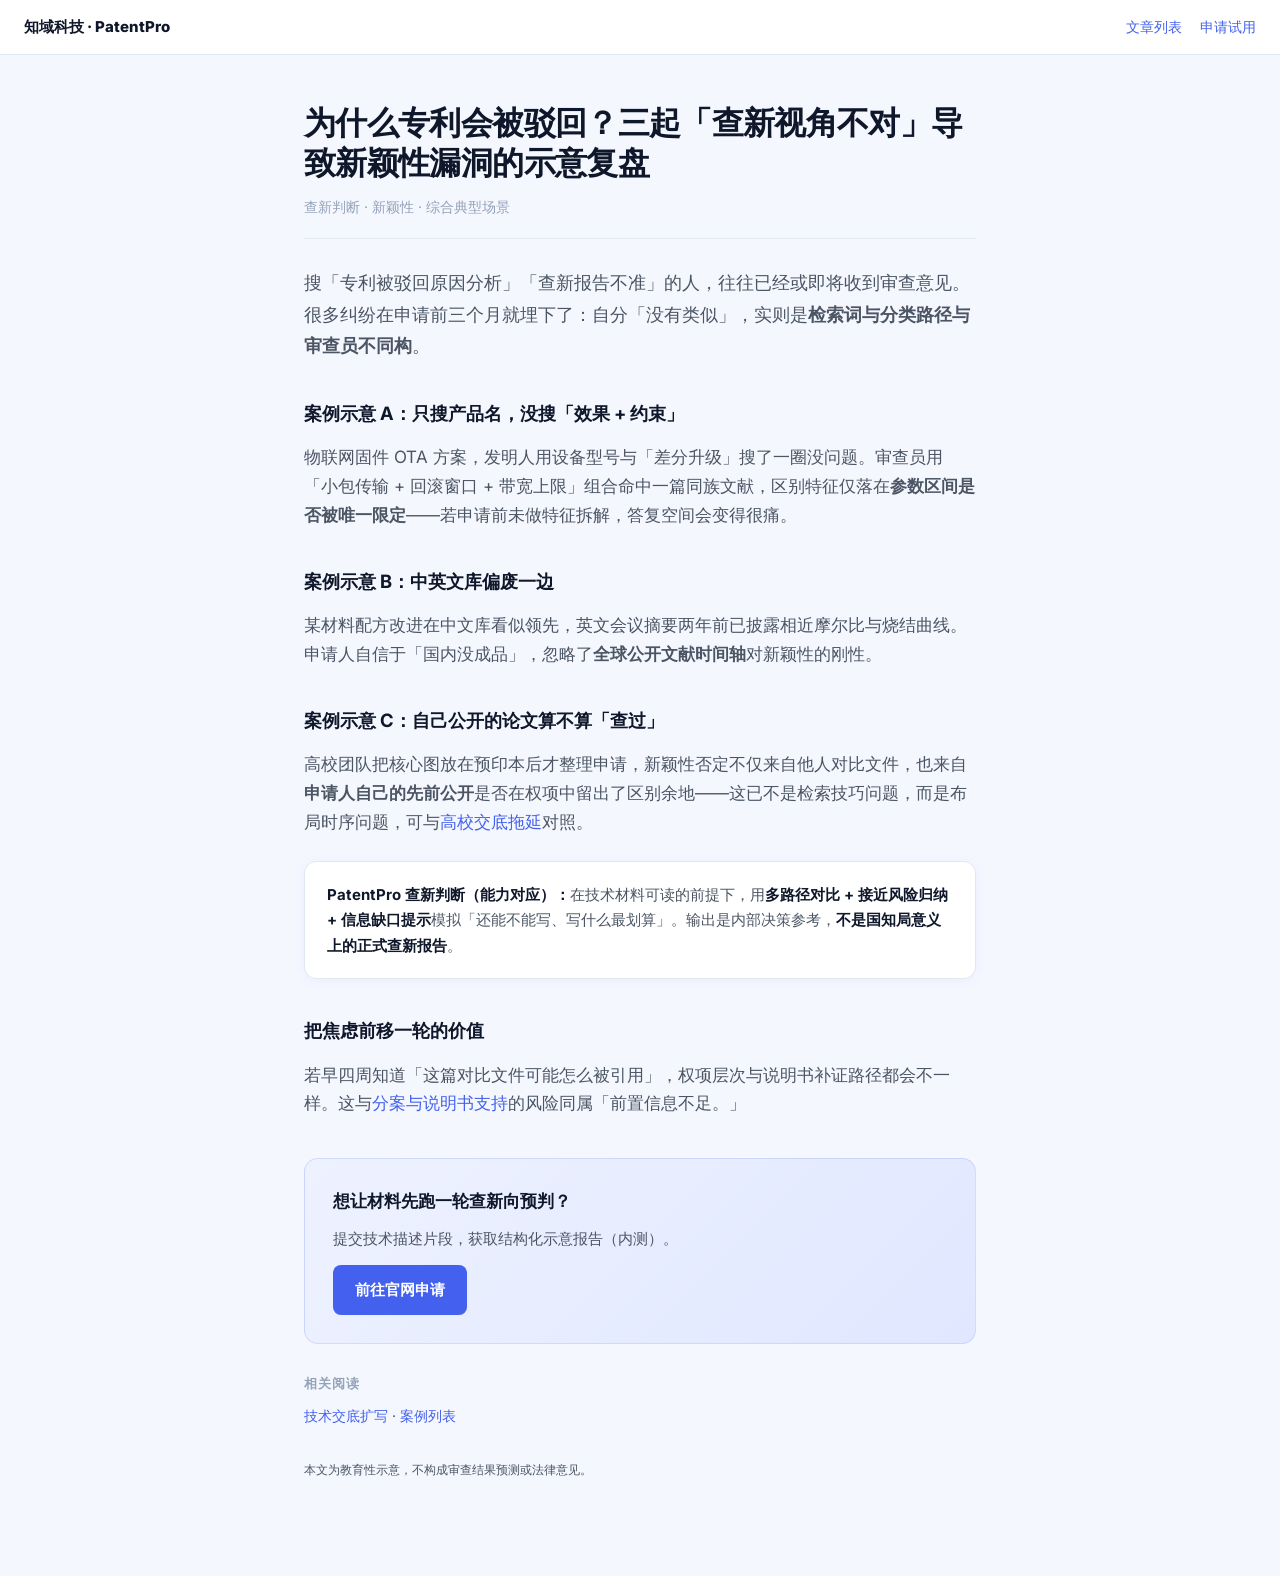
<file: blog/chaxin-yilou-bohui.html>
<!DOCTYPE html>
<html lang="zh-CN">
<head>
  <meta charset="UTF-8" />
  <meta name="viewport" content="width=device-width, initial-scale=1.0" />
  <meta name="description" content="专利被驳回原因与查新遗漏：三起示意复盘，说明审查员检索路径与发明人自查的差异，以及 PatentPro 查新判断如何做多路径前置预判。" />
  <title>查新不全导致新颖性漏洞的示意复盘 · PatentPro</title>
  <link rel="canonical" href="https://www.patentpro.net/blog/chaxin-yilou-bohui.html" />
  <link rel="preconnect" href="https://fonts.googleapis.com" />
  <link rel="preconnect" href="https://fonts.gstatic.com" crossorigin />
  <link href="https://fonts.googleapis.com/css2?family=Inter:wght@400;500;600;700;800&display=swap" rel="stylesheet" />
  <link rel="stylesheet" href="common.css" />
  <script type="application/ld+json">
  {"@context":"https://schema.org","@type":"Article","headline":"查新不全导致新颖性漏洞的示意复盘","datePublished":"2026-03-31","author":{"@type":"Organization","name":"知域科技"},"publisher":{"@type":"Organization","name":"知域科技"}}
  </script>
</head>
<body>
  <header class="blog-top">
    <a href="../index.html" class="blog-top-brand">知域科技 · PatentPro</a>
    <nav class="blog-top-nav"><a href="index.html">文章列表</a><a href="../index.html#submit">申请试用</a></nav>
  </header>

  <article class="blog-article">
    <h1>为什么专利会被驳回？三起「查新视角不对」导致新颖性漏洞的示意复盘</h1>
    <div class="blog-meta">查新判断 · 新颖性 · 综合典型场景</div>

    <p class="blog-lead">搜「专利被驳回原因分析」「查新报告不准」的人，往往已经或即将收到审查意见。很多纠纷在申请前三个月就埋下了：自分「没有类似」，实则是<strong>检索词与分类路径与审查员不同构</strong>。</p>

    <h2>案例示意 A：只搜产品名，没搜「效果 + 约束」</h2>
    <p>物联网固件 OTA 方案，发明人用设备型号与「差分升级」搜了一圈没问题。审查员用「小包传输 + 回滚窗口 + 带宽上限」组合命中一篇同族文献，区别特征仅落在<strong>参数区间是否被唯一限定</strong>——若申请前未做特征拆解，答复空间会变得很痛。</p>

    <h2>案例示意 B：中英文库偏废一边</h2>
    <p>某材料配方改进在中文库看似领先，英文会议摘要两年前已披露相近摩尔比与烧结曲线。申请人自信于「国内没成品」，忽略了<strong>全球公开文献时间轴</strong>对新颖性的刚性。</p>

    <h2>案例示意 C：自己公开的论文算不算「查过」</h2>
    <p>高校团队把核心图放在预印本后才整理申请，新颖性否定不仅来自他人对比文件，也来自<strong>申请人自己的先前公开</strong>是否在权项中留出了区别余地——这已不是检索技巧问题，而是布局时序问题，可与<a href="gaoxiao-jiaodi-tuoyan.html">高校交底拖延</a>对照。</p>

    <div class="blog-callout"><strong>PatentPro 查新判断（能力对应）：</strong>在技术材料可读的前提下，用<strong>多路径对比 + 接近风险归纳 + 信息缺口提示</strong>模拟「还能不能写、写什么最划算」。输出是内部决策参考，<strong>不是国知局意义上的正式查新报告</strong>。</div>

    <h2>把焦虑前移一轮的价值</h2>
    <p>若早四周知道「这篇对比文件可能怎么被引用」，权项层次与说明书补证路径都会不一样。这与<a href="fenan-quanxian-suoshui.html">分案与说明书支持</a>的风险同属「前置信息不足。」</p>

    <div class="blog-cta">
      <h3>想让材料先跑一轮查新向预判？</h3>
      <p>提交技术描述片段，获取结构化示意报告（内测）。</p>
      <a class="btn" href="../index.html#submit">前往官网申请</a>
    </div>

    <div class="blog-related">
      <h3>相关阅读</h3>
      <p><a href="jiaodi-kuoxie-anli.html">技术交底扩写</a> · <a href="index.html">案例列表</a></p>
    </div>

    <p class="blog-footnote">本文为教育性示意，不构成审查结果预测或法律意见。</p>
  </article>
</body>
</html>
</file>
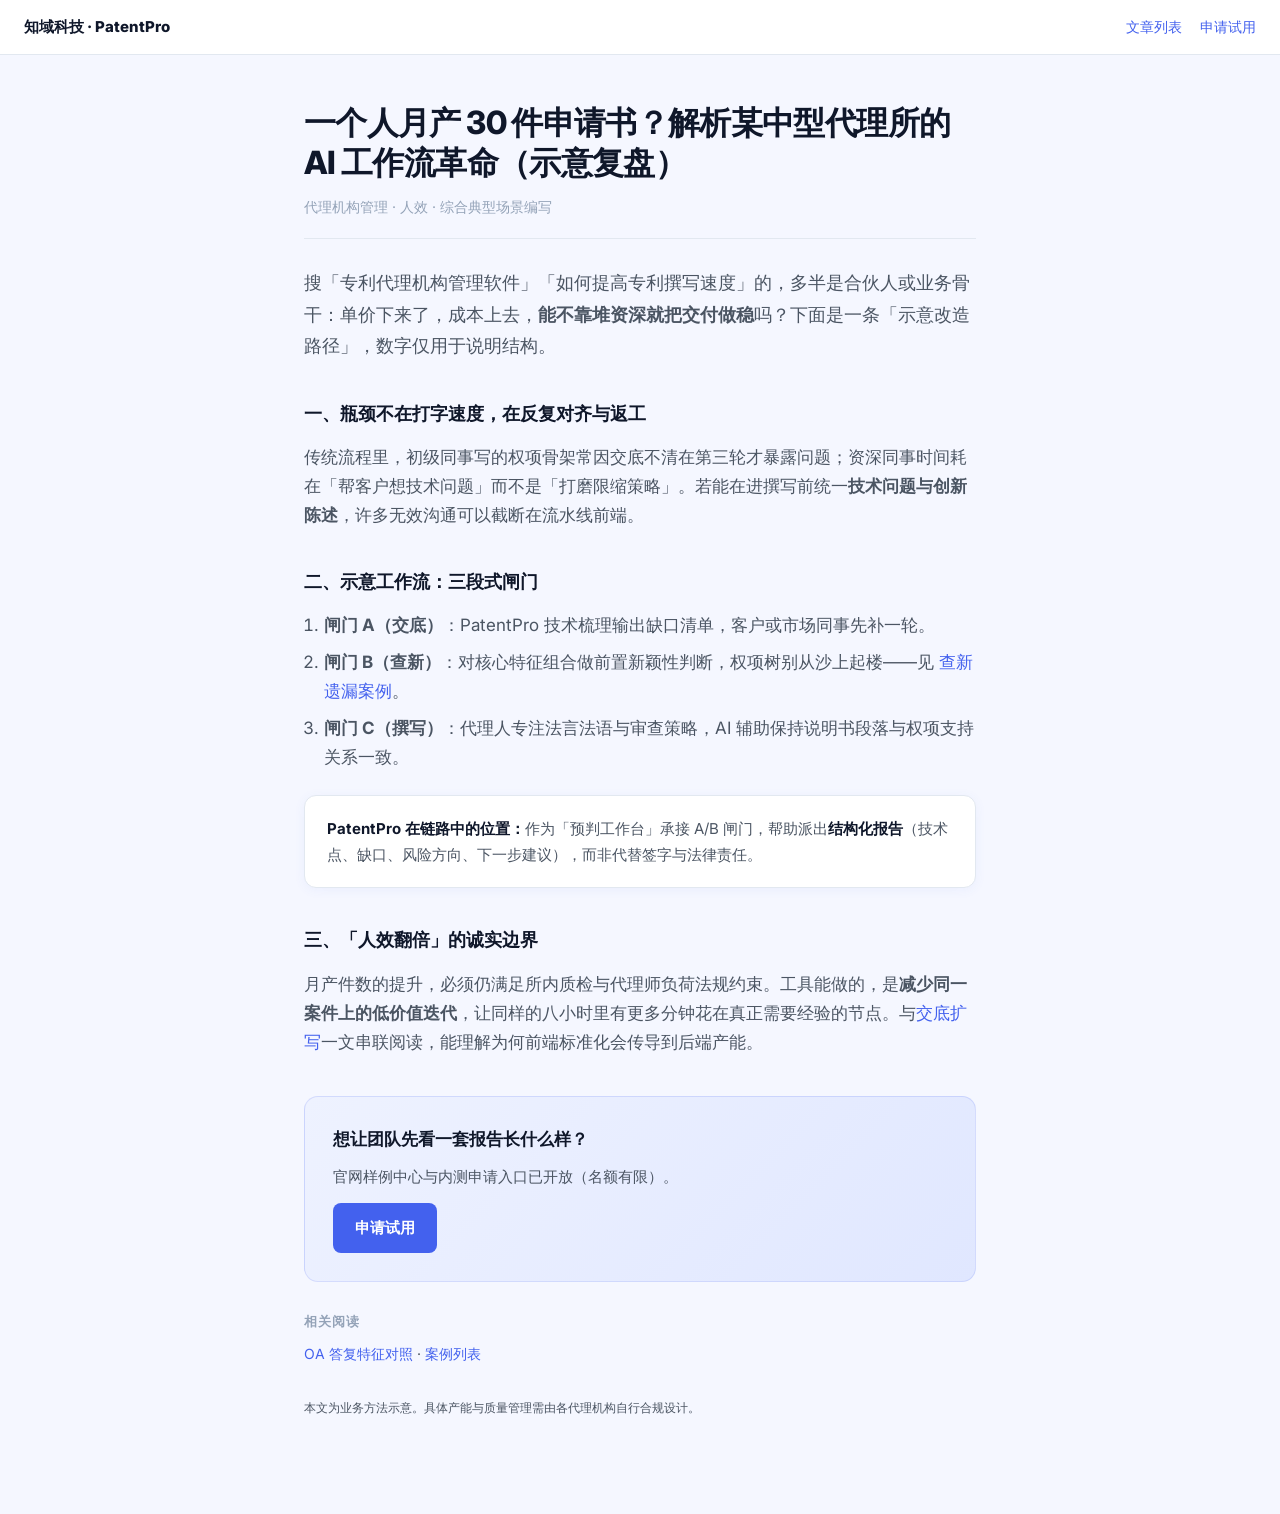
<file: blog/daili-renxiao-shuzihua.html>
<!DOCTYPE html>
<html lang="zh-CN">
<head>
  <meta charset="UTF-8" />
  <meta name="viewport" content="width=device-width, initial-scale=1.0" />
  <meta name="description" content="专利代理机构如何提高撰写速度？示意：AI 工作流统一初稿骨架、查新与交底前置，帮助初级同事达到可审交付。PatentPro 与数字化人效。" />
  <title>代理机构人效与 AI 工作流改造示意 · PatentPro</title>
  <link rel="canonical" href="https://www.patentpro.net/blog/daili-renxiao-shuzihua.html" />
  <link rel="preconnect" href="https://fonts.googleapis.com" />
  <link rel="preconnect" href="https://fonts.gstatic.com" crossorigin />
  <link href="https://fonts.googleapis.com/css2?family=Inter:wght@400;500;600;700;800&display=swap" rel="stylesheet" />
  <link rel="stylesheet" href="common.css" />
  <script type="application/ld+json">
  {"@context":"https://schema.org","@type":"Article","headline":"代理机构人效与 AI 工作流改造示意","datePublished":"2026-03-31","author":{"@type":"Organization","name":"知域科技"},"publisher":{"@type":"Organization","name":"知域科技"}}
  </script>
</head>
<body>
  <header class="blog-top">
    <a href="../index.html" class="blog-top-brand">知域科技 · PatentPro</a>
    <nav class="blog-top-nav"><a href="index.html">文章列表</a><a href="../index.html#submit">申请试用</a></nav>
  </header>

  <article class="blog-article">
    <h1>一个人月产 30 件申请书？解析某中型代理所的 AI 工作流革命（示意复盘）</h1>
    <div class="blog-meta">代理机构管理 · 人效 · 综合典型场景编写</div>

    <p class="blog-lead">搜「专利代理机构管理软件」「如何提高专利撰写速度」的，多半是合伙人或业务骨干：单价下来了，成本上去，<strong>能不靠堆资深就把交付做稳</strong>吗？下面是一条「示意改造路径」，数字仅用于说明结构。</p>

    <h2>一、瓶颈不在打字速度，在反复对齐与返工</h2>
    <p>传统流程里，初级同事写的权项骨架常因交底不清在第三轮才暴露问题；资深同事时间耗在「帮客户想技术问题」而不是「打磨限缩策略」。若能在进撰写前统一<strong>技术问题与创新陈述</strong>，许多无效沟通可以截断在流水线前端。</p>

    <h2>二、示意工作流：三段式闸门</h2>
    <ol>
      <li><strong>闸门 A（交底）</strong>：PatentPro 技术梳理输出缺口清单，客户或市场同事先补一轮。</li>
      <li><strong>闸门 B（查新）</strong>：对核心特征组合做前置新颖性判断，权项树别从沙上起楼——见 <a href="chaxin-yilou-bohui.html">查新遗漏案例</a>。</li>
      <li><strong>闸门 C（撰写）</strong>：代理人专注法言法语与审查策略，AI 辅助保持说明书段落与权项支持关系一致。</li>
    </ol>

    <div class="blog-callout"><strong>PatentPro 在链路中的位置：</strong>作为「预判工作台」承接 A/B 闸门，帮助派出<strong>结构化报告</strong>（技术点、缺口、风险方向、下一步建议），而非代替签字与法律责任。</div>

    <h2>三、「人效翻倍」的诚实边界</h2>
    <p>月产件数的提升，必须仍满足所内质检与代理师负荷法规约束。工具能做的，是<strong>减少同一案件上的低价值迭代</strong>，让同样的八小时里有更多分钟花在真正需要经验的节点。与<a href="jiaodi-kuoxie-anli.html">交底扩写</a>一文串联阅读，能理解为何前端标准化会传导到后端产能。</p>

    <div class="blog-cta">
      <h3>想让团队先看一套报告长什么样？</h3>
      <p>官网样例中心与内测申请入口已开放（名额有限）。</p>
      <a class="btn" href="../index.html#submit">申请试用</a>
    </div>

    <div class="blog-related">
      <h3>相关阅读</h3>
      <p><a href="oa-duibi-wenjian-duiqi.html">OA 答复特征对照</a> · <a href="index.html">案例列表</a></p>
    </div>

    <p class="blog-footnote">本文为业务方法示意。具体产能与质量管理需由各代理机构自行合规设计。</p>
  </article>
</body>
</html>
</file>
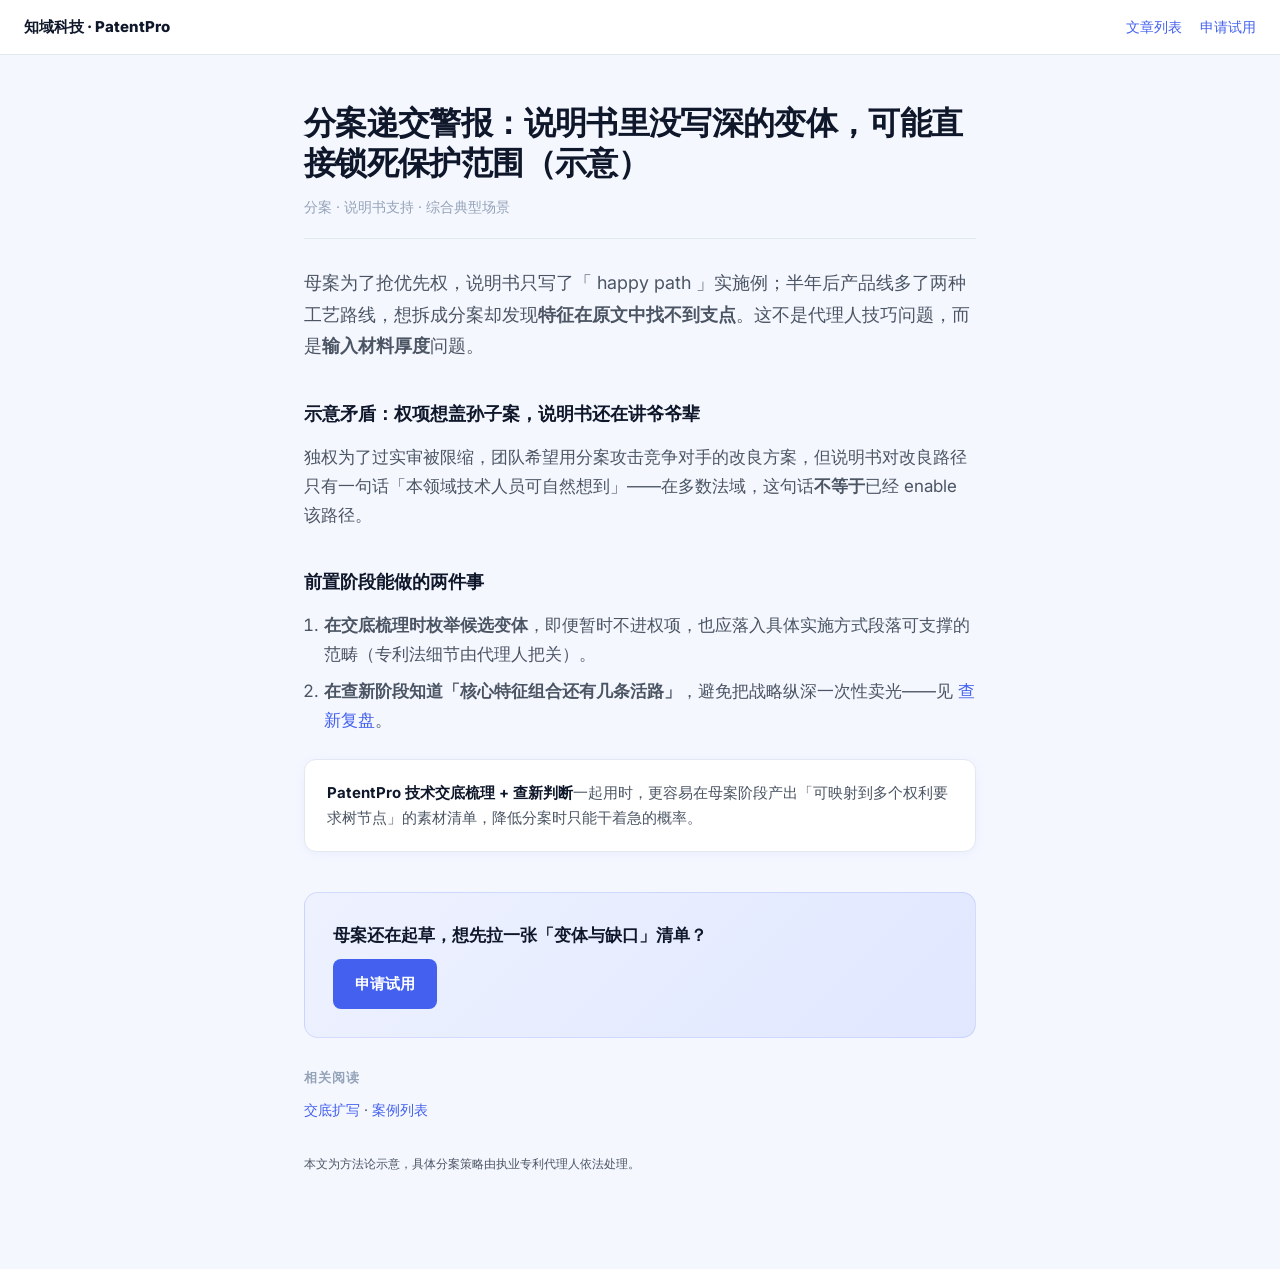
<file: blog/fenan-quanxian-suoshui.html>
<!DOCTYPE html>
<html lang="zh-CN">
<head>
  <meta charset="UTF-8" />
  <meta name="viewport" content="width=device-width, initial-scale=1.0" />
  <meta name="description" content="分案与续案中说明书支持不足导致保护范围缩水的示意，为何母案阶段的技术交底与查新要把变体写深。" />
  <title>分案时节哀：说明书支持度与保护范围 · PatentPro</title>
  <link rel="canonical" href="https://www.patentpro.net/blog/fenan-quanxian-suoshui.html" />
  <link rel="preconnect" href="https://fonts.googleapis.com" />
  <link rel="preconnect" href="https://fonts.gstatic.com" crossorigin />
  <link href="https://fonts.googleapis.com/css2?family=Inter:wght@400;500;600;700;800&display=swap" rel="stylesheet" />
  <link rel="stylesheet" href="common.css" />
  <script type="application/ld+json">
  {"@context":"https://schema.org","@type":"Article","headline":"分案与说明书支持示意","datePublished":"2026-03-31","author":{"@type":"Organization","name":"知域科技"},"publisher":{"@type":"Organization","name":"知域科技"}}
  </script>
</head>
<body>
  <header class="blog-top">
    <a href="../index.html" class="blog-top-brand">知域科技 · PatentPro</a>
    <nav class="blog-top-nav"><a href="index.html">文章列表</a><a href="../index.html#submit">申请试用</a></nav>
  </header>

  <article class="blog-article">
    <h1>分案递交警报：说明书里没写深的变体，可能直接锁死保护范围（示意）</h1>
    <div class="blog-meta">分案 · 说明书支持 · 综合典型场景</div>

    <p class="blog-lead">母案为了抢优先权，说明书只写了「 happy path 」实施例；半年后产品线多了两种工艺路线，想拆成分案却发现<strong>特征在原文中找不到支点</strong>。这不是代理人技巧问题，而是<strong>输入材料厚度</strong>问题。</p>

    <h2>示意矛盾：权项想盖孙子案，说明书还在讲爷爷辈</h2>
    <p>独权为了过实审被限缩，团队希望用分案攻击竞争对手的改良方案，但说明书对改良路径只有一句话「本领域技术人员可自然想到」——在多数法域，这句话<strong>不等于</strong>已经 enable 该路径。</p>

    <h2>前置阶段能做的两件事</h2>
    <ol>
      <li><strong>在交底梳理时枚举候选变体</strong>，即便暂时不进权项，也应落入具体实施方式段落可支撑的范畴（专利法细节由代理人把关）。</li>
      <li><strong>在查新阶段知道「核心特征组合还有几条活路」</strong>，避免把战略纵深一次性卖光——见 <a href="chaxin-yilou-bohui.html">查新复盘</a>。</li>
    </ol>

    <div class="blog-callout"><strong>PatentPro 技术交底梳理 + 查新判断</strong>一起用时，更容易在母案阶段产出「可映射到多个权利要求树节点」的素材清单，降低分案时只能干着急的概率。</div>

    <div class="blog-cta">
      <h3>母案还在起草，想先拉一张「变体与缺口」清单？</h3>
      <a class="btn" href="../index.html#submit">申请试用</a>
    </div>

    <div class="blog-related">
      <h3>相关阅读</h3>
      <p><a href="jiaodi-kuoxie-anli.html">交底扩写</a> · <a href="index.html">案例列表</a></p>
    </div>

    <p class="blog-footnote">本文为方法论示意，具体分案策略由执业专利代理人依法处理。</p>
  </article>
</body>
</html>
</file>
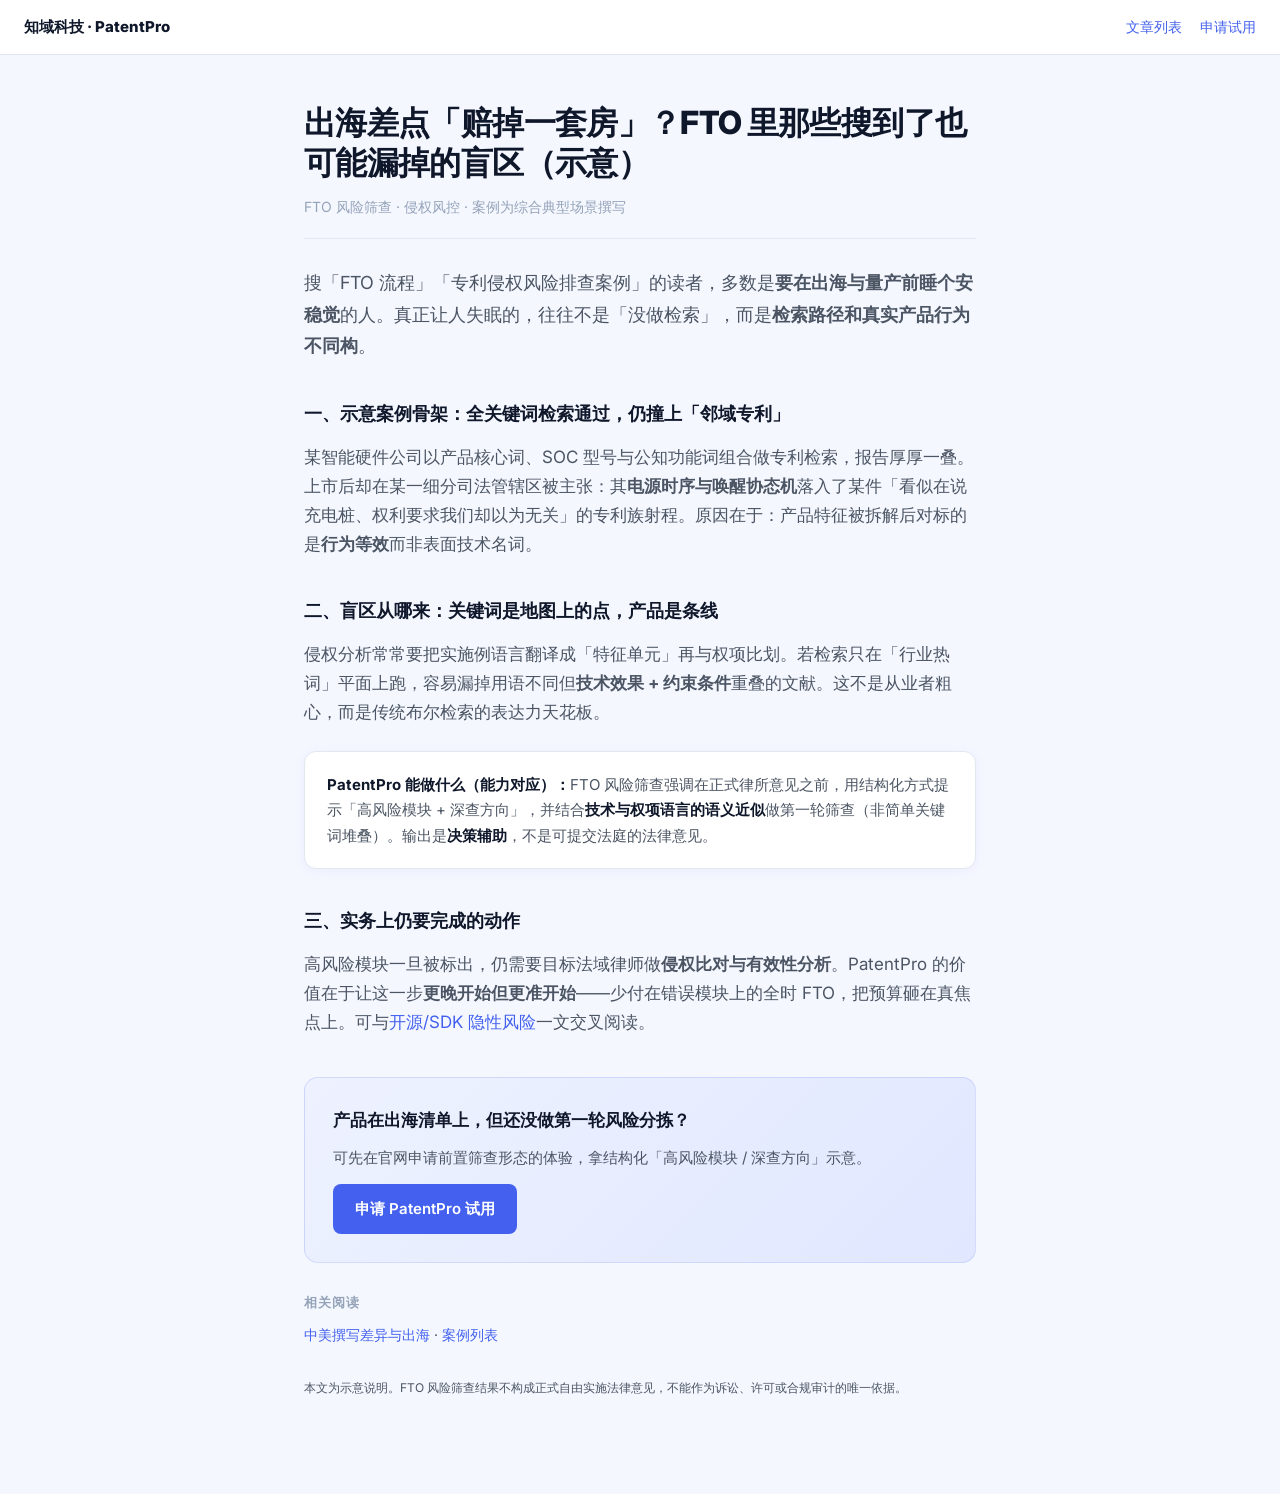
<file: blog/fto-leiqu-chuhai-anli.html>
<!DOCTYPE html>
<html lang="zh-CN">
<head>
  <meta charset="UTF-8" />
  <meta name="viewport" content="width=device-width, initial-scale=1.0" />
  <meta name="description" content="FTO 调查报告怎么做仍踩坑？示意：关键词检索全却漏掉细分专利簇，以及为何语义维度的风险筛查有助于补盲区。PatentPro FTO 前置筛查能力对应说明。" />
  <title>出海 FTO 排查中的检索盲区示意案例 · PatentPro</title>
  <link rel="canonical" href="https://www.patentpro.net/blog/fto-leiqu-chuhai-anli.html" />
  <link rel="preconnect" href="https://fonts.googleapis.com" />
  <link rel="preconnect" href="https://fonts.gstatic.com" crossorigin />
  <link href="https://fonts.googleapis.com/css2?family=Inter:wght@400;500;600;700;800&display=swap" rel="stylesheet" />
  <link rel="stylesheet" href="common.css" />
  <script type="application/ld+json">
  {"@context":"https://schema.org","@type":"Article","headline":"出海 FTO 排查中的检索盲区示意案例","datePublished":"2026-03-31","author":{"@type":"Organization","name":"知域科技"},"publisher":{"@type":"Organization","name":"知域科技"}}
  </script>
</head>
<body>
  <header class="blog-top">
    <a href="../index.html" class="blog-top-brand">知域科技 · PatentPro</a>
    <nav class="blog-top-nav"><a href="index.html">文章列表</a><a href="../index.html#submit">申请试用</a></nav>
  </header>

  <article class="blog-article">
    <h1>出海差点「赔掉一套房」？FTO 里那些搜到了也可能漏掉的盲区（示意）</h1>
    <div class="blog-meta">FTO 风险筛查 · 侵权风控 · 案例为综合典型场景撰写</div>

    <p class="blog-lead">搜「FTO 流程」「专利侵权风险排查案例」的读者，多数是<strong>要在出海与量产前睡个安稳觉</strong>的人。真正让人失眠的，往往不是「没做检索」，而是<strong>检索路径和真实产品行为不同构</strong>。</p>

    <h2>一、示意案例骨架：全关键词检索通过，仍撞上「邻域专利」</h2>
    <p>某智能硬件公司以产品核心词、SOC 型号与公知功能词组合做专利检索，报告厚厚一叠。上市后却在某一细分司法管辖区被主张：其<strong>电源时序与唤醒协态机</strong>落入了某件「看似在说充电桩、权利要求我们却以为无关」的专利族射程。原因在于：产品特征被拆解后对标的是<strong>行为等效</strong>而非表面技术名词。</p>

    <h2>二、盲区从哪来：关键词是地图上的点，产品是条线</h2>
    <p>侵权分析常常要把实施例语言翻译成「特征单元」再与权项比划。若检索只在「行业热词」平面上跑，容易漏掉用语不同但<strong>技术效果 + 约束条件</strong>重叠的文献。这不是从业者粗心，而是传统布尔检索的表达力天花板。</p>

    <div class="blog-callout"><strong>PatentPro 能做什么（能力对应）：</strong>FTO 风险筛查强调在正式律所意见之前，用结构化方式提示「高风险模块 + 深查方向」，并结合<strong>技术与权项语言的语义近似</strong>做第一轮筛查（非简单关键词堆叠）。输出是<strong>决策辅助</strong>，不是可提交法庭的法律意见。</div>

    <h2>三、实务上仍要完成的动作</h2>
    <p>高风险模块一旦被标出，仍需要目标法域律师做<strong>侵权比对与有效性分析</strong>。PatentPro 的价值在于让这一步<strong>更晚开始但更准开始</strong>——少付在错误模块上的全时 FTO，把预算砸在真焦点上。可与<a href="kaiyuan-sdk-fto.html">开源/SDK 隐性风险</a>一文交叉阅读。</p>

    <div class="blog-cta">
      <h3>产品在出海清单上，但还没做第一轮风险分拣？</h3>
      <p>可先在官网申请前置筛查形态的体验，拿结构化「高风险模块 / 深查方向」示意。</p>
      <a class="btn" href="../index.html#submit">申请 PatentPro 试用</a>
    </div>

    <div class="blog-related">
      <h3>相关阅读</h3>
      <p><a href="zhongmei-zhuanxie-bikeng.html">中美撰写差异与出海</a> · <a href="index.html">案例列表</a></p>
    </div>

    <p class="blog-footnote">本文为示意说明。FTO 风险筛查结果不构成正式自由实施法律意见，不能作为诉讼、许可或合规审计的唯一依据。</p>
  </article>
</body>
</html>
</file>
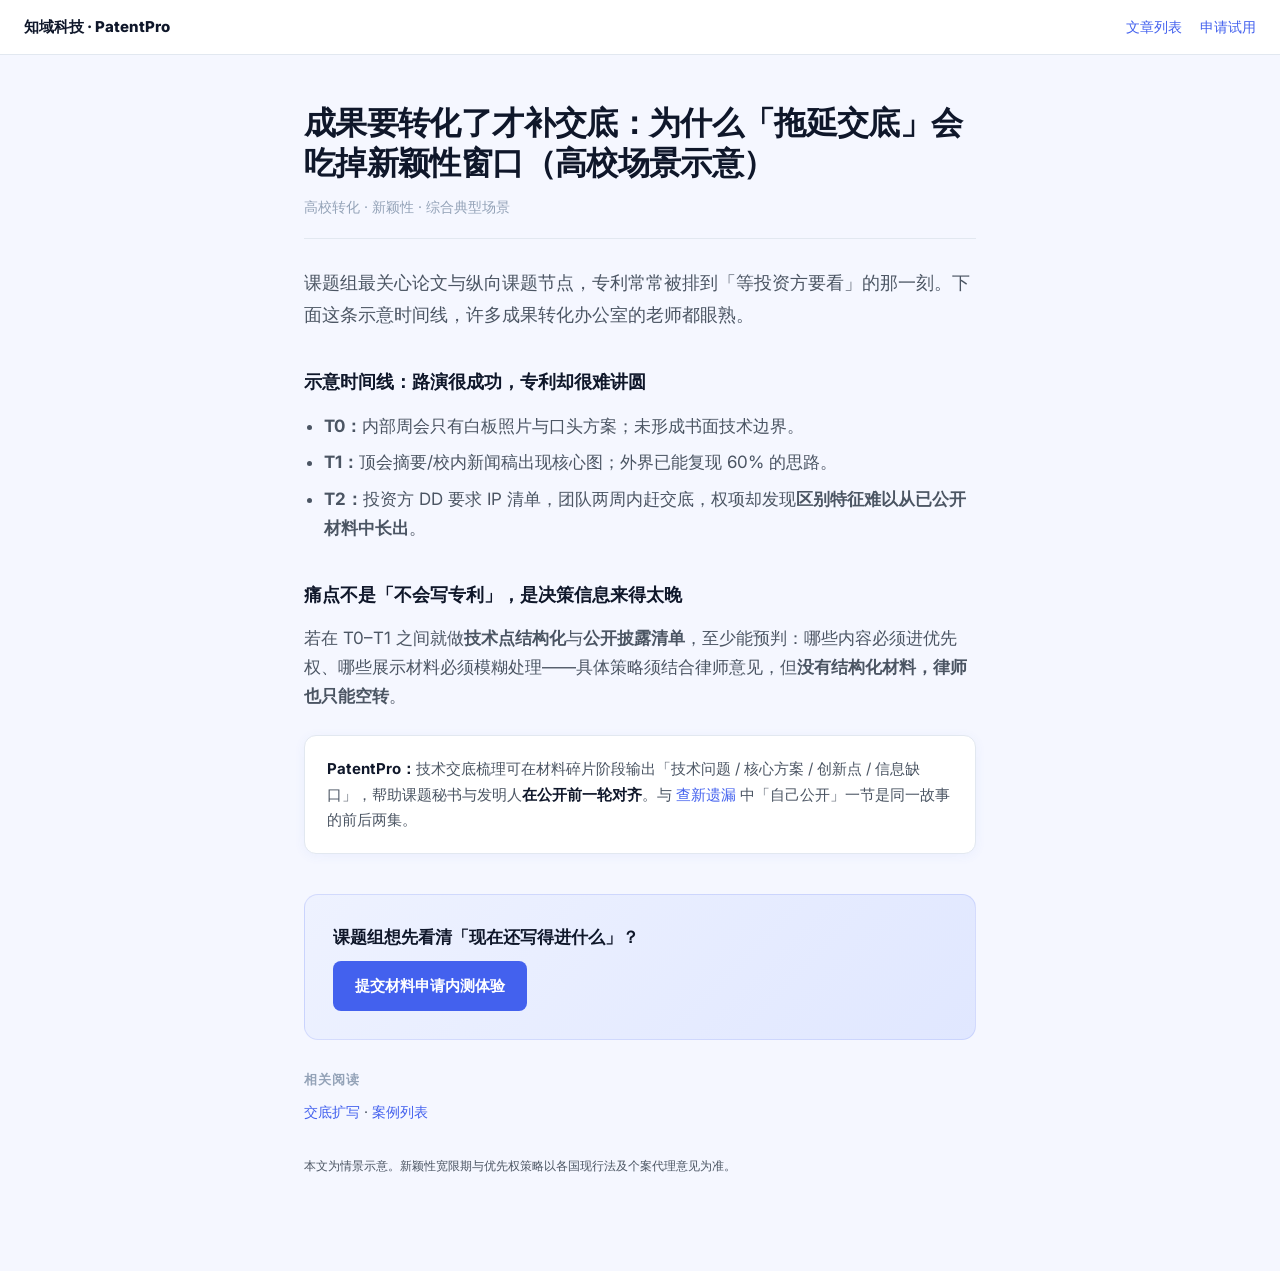
<file: blog/gaoxiao-jiaodi-tuoyan.html>
<!DOCTYPE html>
<html lang="zh-CN">
<head>
  <meta charset="UTF-8" />
  <meta name="viewport" content="width=device-width, initial-scale=1.0" />
  <meta name="description" content="高校科技成果转化与专利：交底拖延、论文公开在先导致新颖性窗口收窄的示意时间线，与 PatentPro 提前梳理的价值。" />
  <title>成果转化时拖交底：新颖性窗口示意 · PatentPro</title>
  <link rel="canonical" href="https://www.patentpro.net/blog/gaoxiao-jiaodi-tuoyan.html" />
  <link rel="preconnect" href="https://fonts.googleapis.com" />
  <link rel="preconnect" href="https://fonts.gstatic.com" crossorigin />
  <link href="https://fonts.googleapis.com/css2?family=Inter:wght@400;500;600;700;800&display=swap" rel="stylesheet" />
  <link rel="stylesheet" href="common.css" />
  <script type="application/ld+json">
  {"@context":"https://schema.org","@type":"Article","headline":"成果转化时拖交底与新颖性窗口","datePublished":"2026-03-31","author":{"@type":"Organization","name":"知域科技"},"publisher":{"@type":"Organization","name":"知域科技"}}
  </script>
</head>
<body>
  <header class="blog-top">
    <a href="../index.html" class="blog-top-brand">知域科技 · PatentPro</a>
    <nav class="blog-top-nav"><a href="index.html">文章列表</a><a href="../index.html#submit">申请试用</a></nav>
  </header>

  <article class="blog-article">
    <h1>成果要转化了才补交底：为什么「拖延交底」会吃掉新颖性窗口（高校场景示意）</h1>
    <div class="blog-meta">高校转化 · 新颖性 · 综合典型场景</div>

    <p class="blog-lead">课题组最关心论文与纵向课题节点，专利常常被排到「等投资方要看」的那一刻。下面这条示意时间线，许多成果转化办公室的老师都眼熟。</p>

    <h2>示意时间线：路演很成功，专利却很难讲圆</h2>
    <ul>
      <li><strong>T0：</strong>内部周会只有白板照片与口头方案；未形成书面技术边界。</li>
      <li><strong>T1：</strong>顶会摘要/校内新闻稿出现核心图；外界已能复现 60% 的思路。</li>
      <li><strong>T2：</strong>投资方 DD 要求 IP 清单，团队两周内赶交底，权项却发现<strong>区别特征难以从已公开材料中长出</strong>。</li>
    </ul>

    <h2>痛点不是「不会写专利」，是决策信息来得太晚</h2>
    <p>若在 T0–T1 之间就做<strong>技术点结构化</strong>与<strong>公开披露清单</strong>，至少能预判：哪些内容必须进优先权、哪些展示材料必须模糊处理——具体策略须结合律师意见，但<strong>没有结构化材料，律师也只能空转</strong>。</p>

    <div class="blog-callout"><strong>PatentPro：</strong>技术交底梳理可在材料碎片阶段输出「技术问题 / 核心方案 / 创新点 / 信息缺口」，帮助课题秘书与发明人<strong>在公开前一轮对齐</strong>。与 <a href="chaxin-yilou-bohui.html">查新遗漏</a> 中「自己公开」一节是同一故事的前后两集。</div>

    <div class="blog-cta">
      <h3>课题组想先看清「现在还写得进什么」？</h3>
      <a class="btn" href="../index.html#submit">提交材料申请内测体验</a>
    </div>

    <div class="blog-related">
      <h3>相关阅读</h3>
      <p><a href="jiaodi-kuoxie-anli.html">交底扩写</a> · <a href="index.html">案例列表</a></p>
    </div>

    <p class="blog-footnote">本文为情景示意。新颖性宽限期与优先权策略以各国现行法及个案代理意见为准。</p>
  </article>
</body>
</html>
</file>
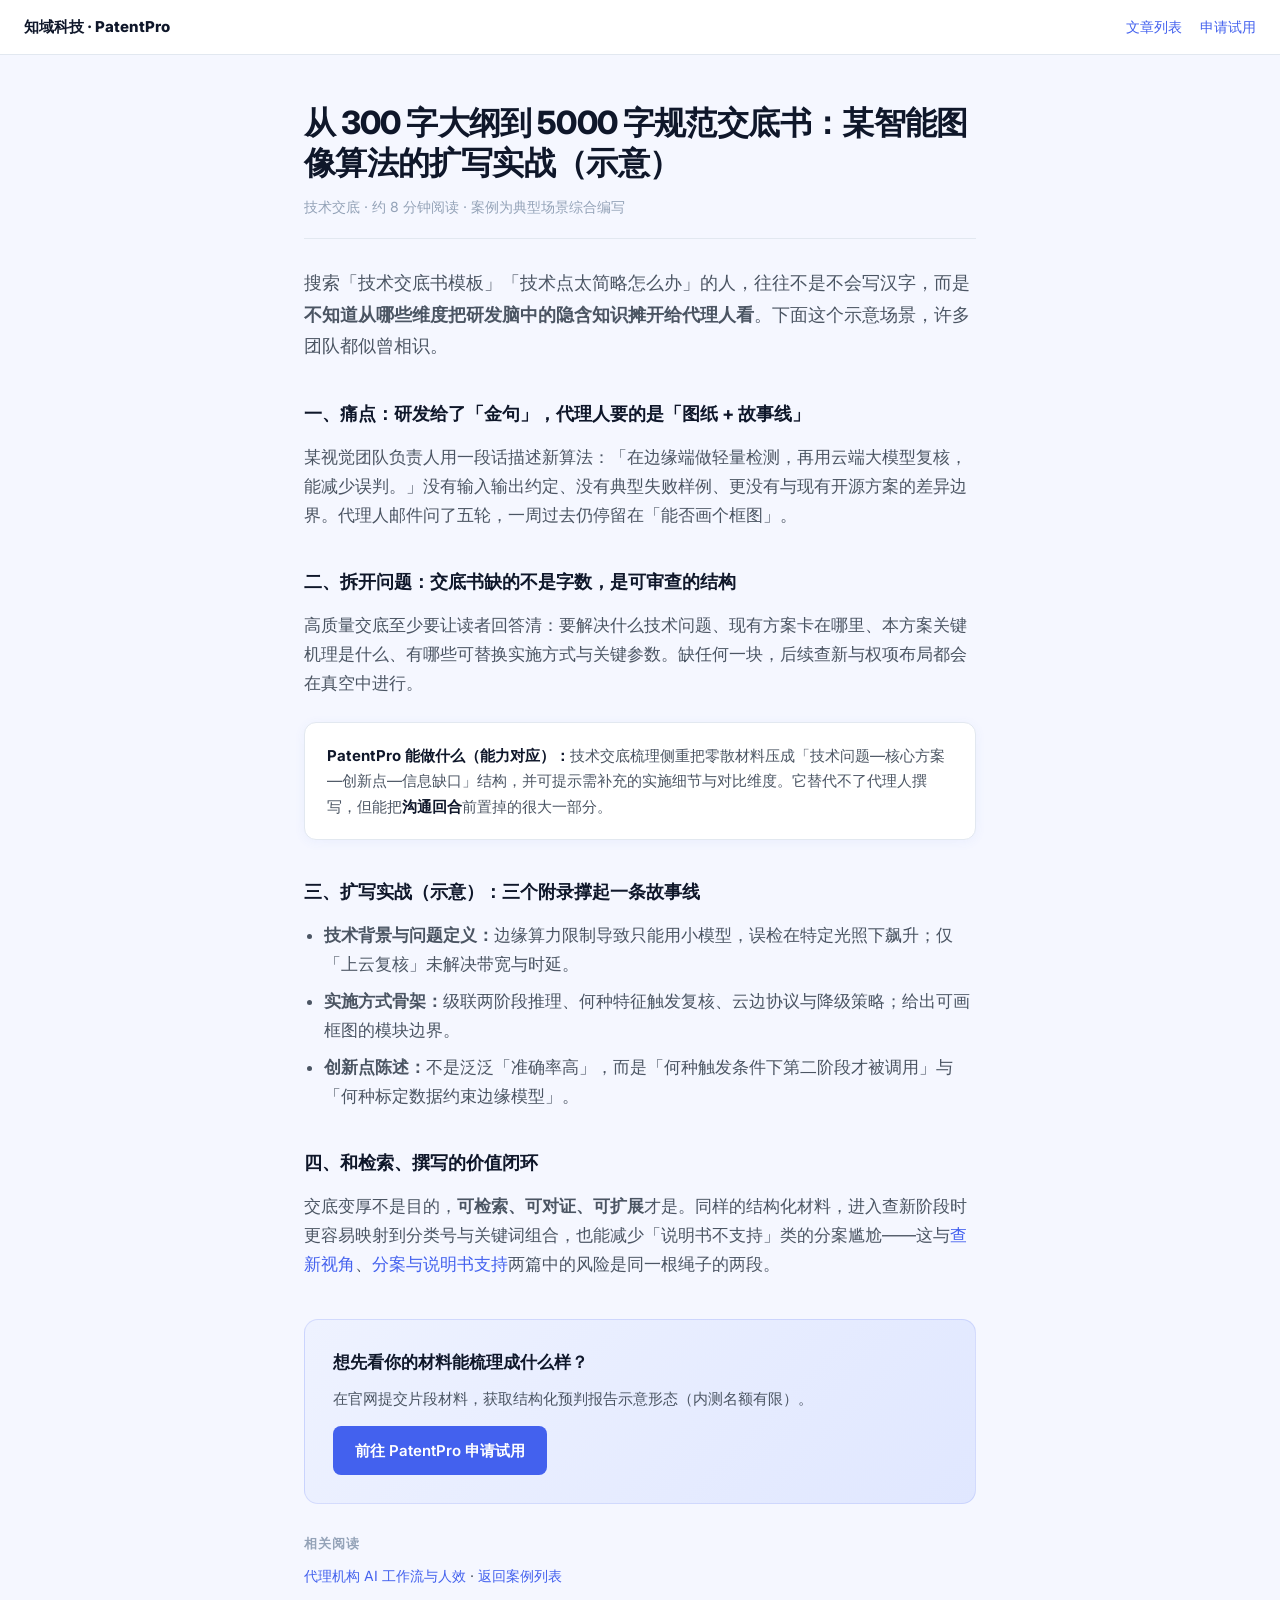
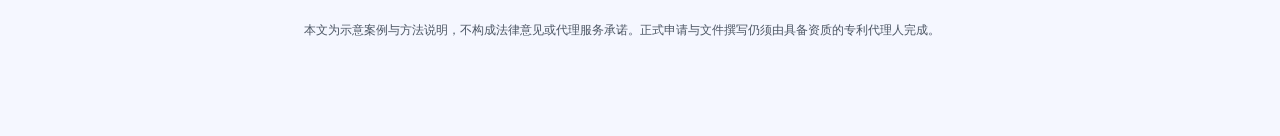
<file: blog/jiaodi-kuoxie-anli.html>
<!DOCTYPE html>
<html lang="zh-CN">
<head>
  <meta charset="UTF-8" />
  <meta name="viewport" content="width=device-width, initial-scale=1.0" />
  <meta name="description" content="技术交底书只有几句话怎么办？示意案例：从 300 字大纲到结构化交底，对应技术背景、问题与实施方式的补全逻辑，与 PatentPro 技术交底梳理能力。" />
  <title>从 300 字大纲到规范交底书：智能图像算法扩写实战 · PatentPro</title>
  <link rel="canonical" href="https://www.patentpro.net/blog/jiaodi-kuoxie-anli.html" />
  <link rel="preconnect" href="https://fonts.googleapis.com" />
  <link rel="preconnect" href="https://fonts.gstatic.com" crossorigin />
  <link href="https://fonts.googleapis.com/css2?family=Inter:wght@400;500;600;700;800&display=swap" rel="stylesheet" />
  <link rel="stylesheet" href="common.css" />
  <script type="application/ld+json">
  {"@context":"https://schema.org","@type":"Article","headline":"从 300 字大纲到规范交底书：智能图像算法扩写实战","datePublished":"2026-03-31","author":{"@type":"Organization","name":"知域科技"},"publisher":{"@type":"Organization","name":"知域科技"}}
  </script>
</head>
<body>
  <header class="blog-top">
    <a href="../index.html" class="blog-top-brand">知域科技 · PatentPro</a>
    <nav class="blog-top-nav"><a href="index.html">文章列表</a><a href="../index.html#submit">申请试用</a></nav>
  </header>

  <article class="blog-article" itemscope itemtype="https://schema.org/Article">
    <h1 itemprop="headline">从 300 字大纲到 5000 字规范交底书：某智能图像算法的扩写实战（示意）</h1>
    <div class="blog-meta">技术交底 · 约 8 分钟阅读 · 案例为典型场景综合编写</div>

    <p class="blog-lead">搜索「技术交底书模板」「技术点太简略怎么办」的人，往往不是不会写汉字，而是<strong>不知道从哪些维度把研发脑中的隐含知识摊开给代理人看</strong>。下面这个示意场景，许多团队都似曾相识。</p>

    <h2>一、痛点：研发给了「金句」，代理人要的是「图纸 + 故事线」</h2>
    <p>某视觉团队负责人用一段话描述新算法：「在边缘端做轻量检测，再用云端大模型复核，能减少误判。」没有输入输出约定、没有典型失败样例、更没有与现有开源方案的差异边界。代理人邮件问了五轮，一周过去仍停留在「能否画个框图」。</p>

    <h2>二、拆开问题：交底书缺的不是字数，是可审查的结构</h2>
    <p>高质量交底至少要让读者回答清：要解决什么技术问题、现有方案卡在哪里、本方案关键机理是什么、有哪些可替换实施方式与关键参数。缺任何一块，后续查新与权项布局都会在真空中进行。</p>

    <div class="blog-callout"><strong>PatentPro 能做什么（能力对应）：</strong>技术交底梳理侧重把零散材料压成「技术问题—核心方案—创新点—信息缺口」结构，并可提示需补充的实施细节与对比维度。它替代不了代理人撰写，但能把<strong>沟通回合</strong>前置掉的很大一部分。</div>

    <h2>三、扩写实战（示意）：三个附录撑起一条故事线</h2>
    <ul>
      <li><strong>技术背景与问题定义：</strong>边缘算力限制导致只能用小模型，误检在特定光照下飙升；仅「上云复核」未解决带宽与时延。</li>
      <li><strong>实施方式骨架：</strong>级联两阶段推理、何种特征触发复核、云边协议与降级策略；给出可画框图的模块边界。</li>
      <li><strong>创新点陈述：</strong>不是泛泛「准确率高」，而是「何种触发条件下第二阶段才被调用」与「何种标定数据约束边缘模型」。</li>
    </ul>

    <h2>四、和检索、撰写的价值闭环</h2>
    <p>交底变厚不是目的，<strong>可检索、可对证、可扩展</strong>才是。同样的结构化材料，进入查新阶段时更容易映射到分类号与关键词组合，也能减少「说明书不支持」类的分案尴尬——这与<a href="chaxin-yilou-bohui.html">查新视角</a>、<a href="fenan-quanxian-suoshui.html">分案与说明书支持</a>两篇中的风险是同一根绳子的两段。</p>

    <div class="blog-cta">
      <h3>想先看你的材料能梳理成什么样？</h3>
      <p>在官网提交片段材料，获取结构化预判报告示意形态（内测名额有限）。</p>
      <a class="btn" href="../index.html#submit">前往 PatentPro 申请试用</a>
    </div>

    <div class="blog-related">
      <h3>相关阅读</h3>
      <p><a href="daili-renxiao-shuzihua.html">代理机构 AI 工作流与人效</a> · <a href="index.html">返回案例列表</a></p>
    </div>

    <p class="blog-footnote">本文为示意案例与方法说明，不构成法律意见或代理服务承诺。正式申请与文件撰写仍须由具备资质的专利代理人完成。</p>
  </article>
</body>
</html>
</file>
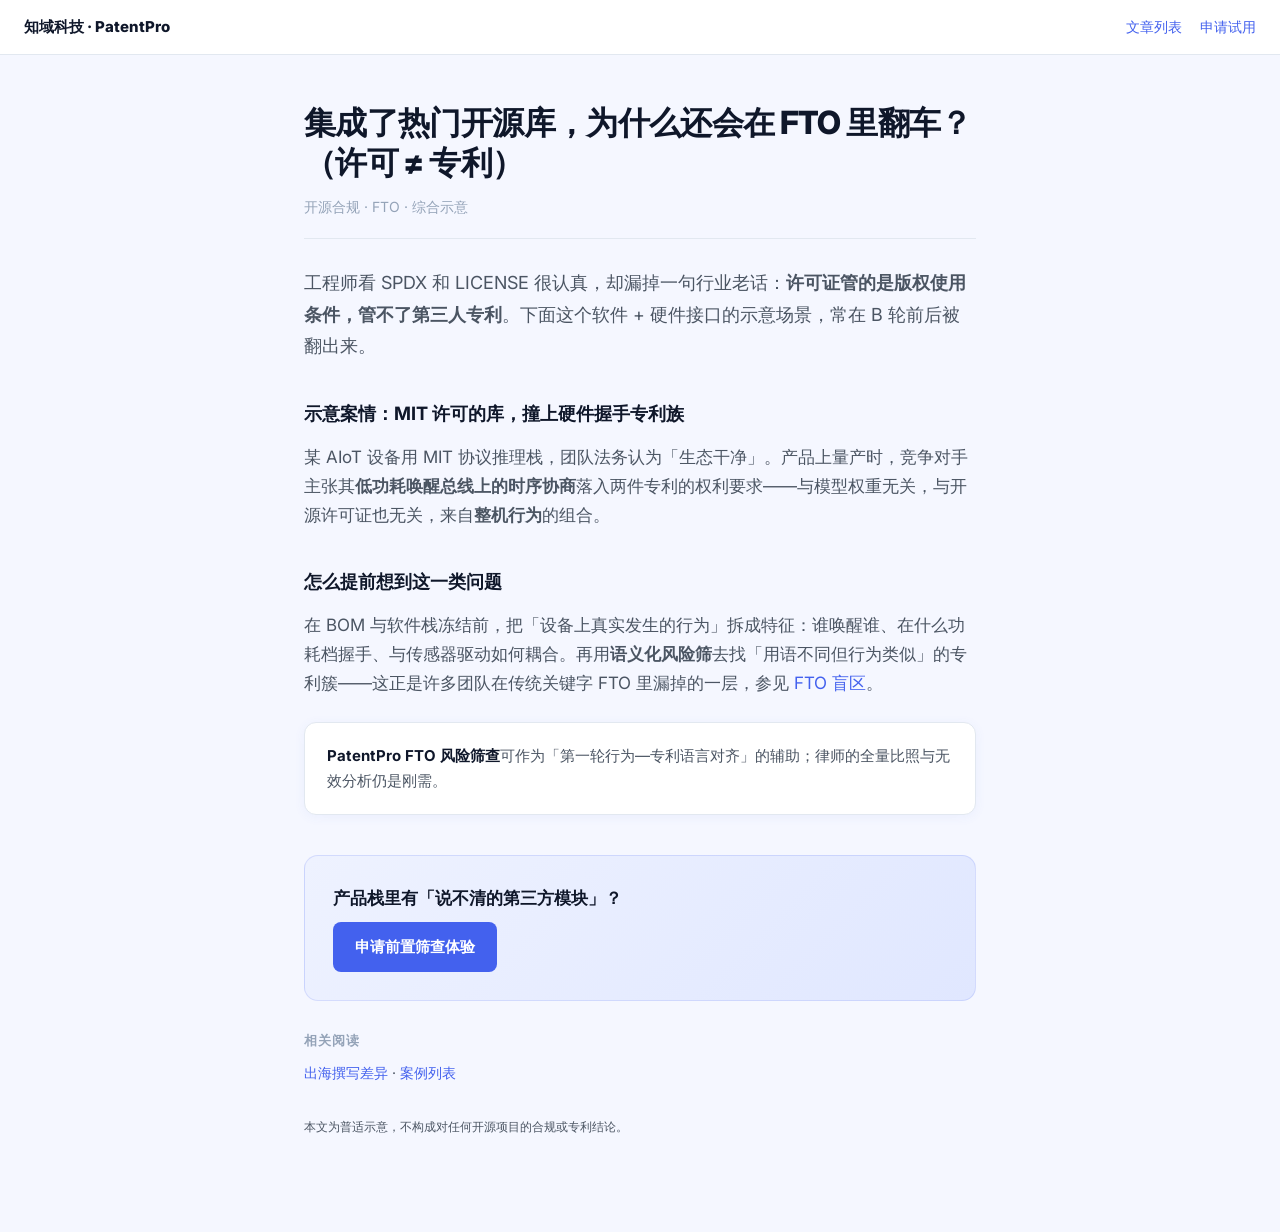
<file: blog/kaiyuan-sdk-fto.html>
<!DOCTYPE html>
<html lang="zh-CN">
<head>
  <meta charset="UTF-8" />
  <meta name="viewport" content="width=device-width, initial-scale=1.0" />
  <meta name="description" content="开源许可证与专利风险：引入 SDK 与热门库后仍可能落入第三方专利示意场景，FTO 前置筛查关注点。" />
  <title>开源库与隐性专利风险示意 · PatentPro</title>
  <link rel="canonical" href="https://www.patentpro.net/blog/kaiyuan-sdk-fto.html" />
  <link rel="preconnect" href="https://fonts.googleapis.com" />
  <link rel="preconnect" href="https://fonts.gstatic.com" crossorigin />
  <link href="https://fonts.googleapis.com/css2?family=Inter:wght@400;500;600;700;800&display=swap" rel="stylesheet" />
  <link rel="stylesheet" href="common.css" />
  <script type="application/ld+json">
  {"@context":"https://schema.org","@type":"Article","headline":"开源库与隐性专利风险示意","datePublished":"2026-03-31","author":{"@type":"Organization","name":"知域科技"},"publisher":{"@type":"Organization","name":"知域科技"}}
  </script>
</head>
<body>
  <header class="blog-top">
    <a href="../index.html" class="blog-top-brand">知域科技 · PatentPro</a>
    <nav class="blog-top-nav"><a href="index.html">文章列表</a><a href="../index.html#submit">申请试用</a></nav>
  </header>

  <article class="blog-article">
    <h1>集成了热门开源库，为什么还会在 FTO 里翻车？（许可 ≠ 专利）</h1>
    <div class="blog-meta">开源合规 · FTO · 综合示意</div>

    <p class="blog-lead">工程师看 SPDX 和 LICENSE 很认真，却漏掉一句行业老话：<strong>许可证管的是版权使用条件，管不了第三人专利</strong>。下面这个软件 + 硬件接口的示意场景，常在 B 轮前后被翻出来。</p>

    <h2>示意案情：MIT 许可的库，撞上硬件握手专利族</h2>
    <p>某 AIoT 设备用 MIT 协议推理栈，团队法务认为「生态干净」。产品上量产时，竞争对手主张其<strong>低功耗唤醒总线上的时序协商</strong>落入两件专利的权利要求——与模型权重无关，与开源许可证也无关，来自<strong>整机行为</strong>的组合。</p>

    <h2>怎么提前想到这一类问题</h2>
    <p>在 BOM 与软件栈冻结前，把「设备上真实发生的行为」拆成特征：谁唤醒谁、在什么功耗档握手、与传感器驱动如何耦合。再用<strong>语义化风险筛</strong>去找「用语不同但行为类似」的专利簇——这正是许多团队在传统关键字 FTO 里漏掉的一层，参见 <a href="fto-leiqu-chuhai-anli.html">FTO 盲区</a>。</p>

    <div class="blog-callout"><strong>PatentPro FTO 风险筛查</strong>可作为「第一轮行为—专利语言对齐」的辅助；律师的全量比照与无效分析仍是刚需。</div>

    <div class="blog-cta">
      <h3>产品栈里有「说不清的第三方模块」？</h3>
      <a class="btn" href="../index.html#submit">申请前置筛查体验</a>
    </div>

    <div class="blog-related">
      <h3>相关阅读</h3>
      <p><a href="zhongmei-zhuanxie-bikeng.html">出海撰写差异</a> · <a href="index.html">案例列表</a></p>
    </div>

    <p class="blog-footnote">本文为普适示意，不构成对任何开源项目的合规或专利结论。</p>
  </article>
</body>
</html>
</file>
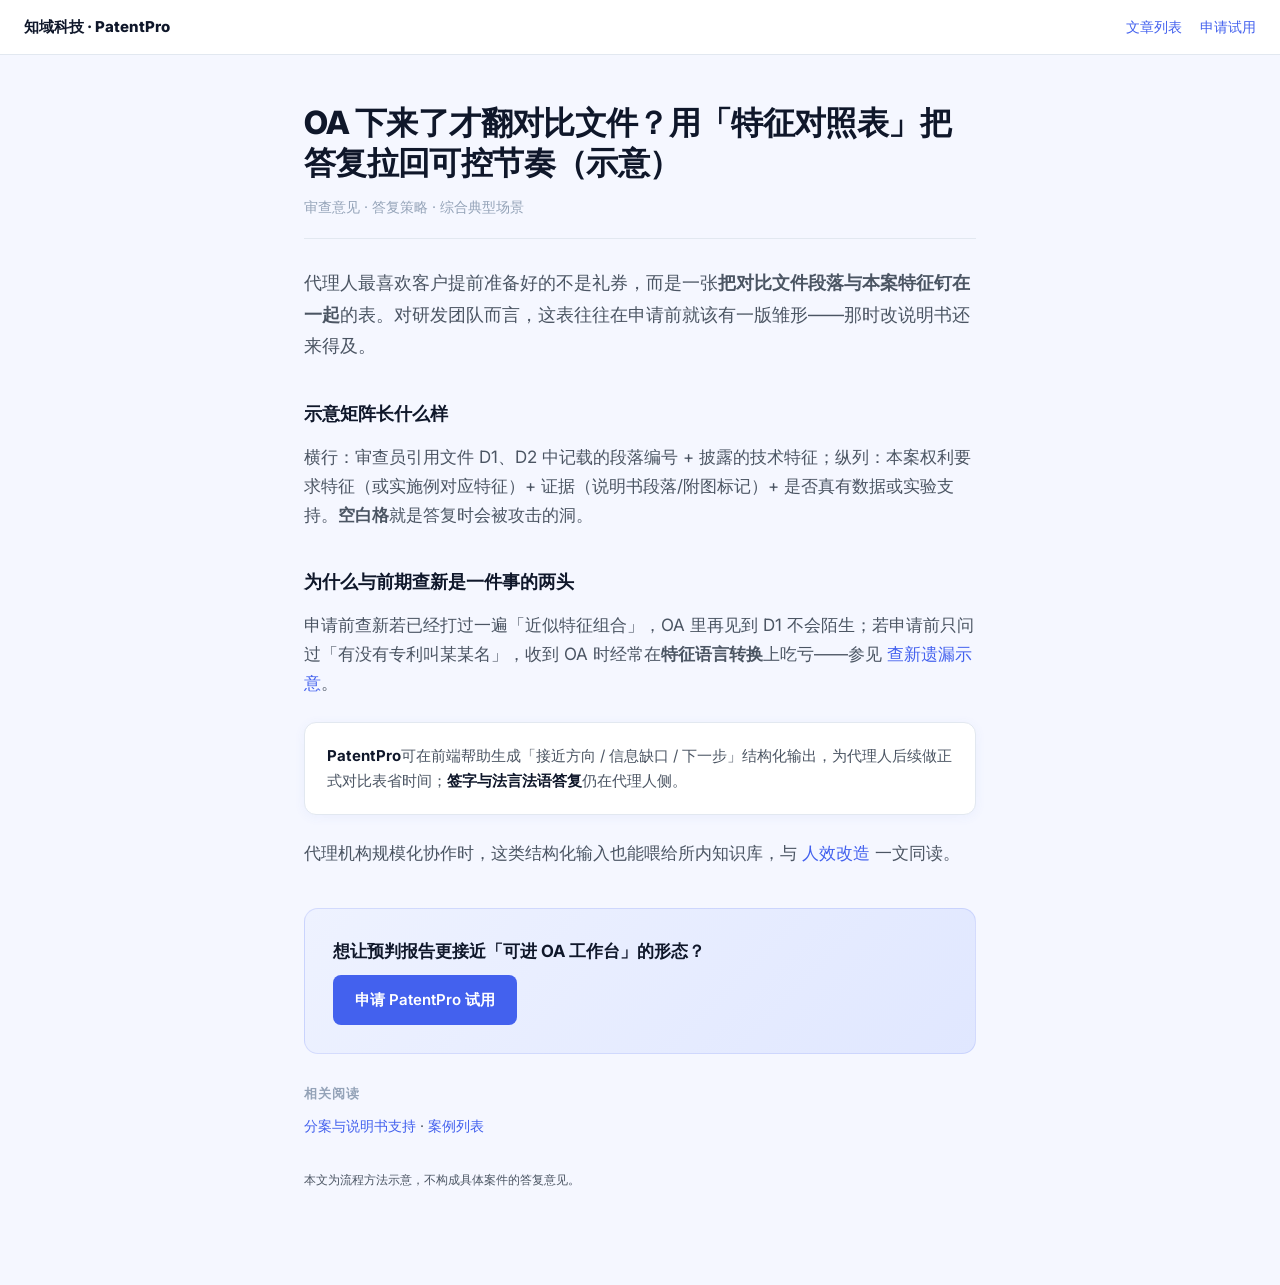
<file: blog/oa-duibi-wenjian-duiqi.html>
<!DOCTYPE html>
<html lang="zh-CN">
<head>
  <meta charset="UTF-8" />
  <meta name="viewport" content="width=device-width, initial-scale=1.0" />
  <meta name="description" content="专利审查意见 OA 应对：用特征对照表拆解对比文件与本案，答复节奏与证据组织示意。PatentPro 与代理所流程的配合点。" />
  <title>OA 答复前的特征对照表示意 · PatentPro</title>
  <link rel="canonical" href="https://www.patentpro.net/blog/oa-duibi-wenjian-duiqi.html" />
  <link rel="preconnect" href="https://fonts.googleapis.com" />
  <link rel="preconnect" href="https://fonts.gstatic.com" crossorigin />
  <link href="https://fonts.googleapis.com/css2?family=Inter:wght@400;500;600;700;800&display=swap" rel="stylesheet" />
  <link rel="stylesheet" href="common.css" />
  <script type="application/ld+json">
  {"@context":"https://schema.org","@type":"Article","headline":"OA 答复与特征对照表示意","datePublished":"2026-03-31","author":{"@type":"Organization","name":"知域科技"},"publisher":{"@type":"Organization","name":"知域科技"}}
  </script>
</head>
<body>
  <header class="blog-top">
    <a href="../index.html" class="blog-top-brand">知域科技 · PatentPro</a>
    <nav class="blog-top-nav"><a href="index.html">文章列表</a><a href="../index.html#submit">申请试用</a></nav>
  </header>

  <article class="blog-article">
    <h1>OA 下来了才翻对比文件？用「特征对照表」把答复拉回可控节奏（示意）</h1>
    <div class="blog-meta">审查意见 · 答复策略 · 综合典型场景</div>

    <p class="blog-lead">代理人最喜欢客户提前准备好的不是礼券，而是一张<strong>把对比文件段落与本案特征钉在一起</strong>的表。对研发团队而言，这表往往在申请前就该有一版雏形——那时改说明书还来得及。</p>

    <h2>示意矩阵长什么样</h2>
    <p>横行：审查员引用文件 D1、D2 中记载的段落编号 + 披露的技术特征；纵列：本案权利要求特征（或实施例对应特征）+ 证据（说明书段落/附图标记）+ 是否真有数据或实验支持。<strong>空白格</strong>就是答复时会被攻击的洞。</p>

    <h2>为什么与前期查新是一件事的两头</h2>
    <p>申请前查新若已经打过一遍「近似特征组合」，OA 里再见到 D1 不会陌生；若申请前只问过「有没有专利叫某某名」，收到 OA 时经常在<strong>特征语言转换</strong>上吃亏——参见 <a href="chaxin-yilou-bohui.html">查新遗漏示意</a>。</p>

    <div class="blog-callout"><strong>PatentPro</strong>可在前端帮助生成「接近方向 / 信息缺口 / 下一步」结构化输出，为代理人后续做正式对比表省时间；<strong>签字与法言法语答复</strong>仍在代理人侧。</div>

    <p>代理机构规模化协作时，这类结构化输入也能喂给所内知识库，与 <a href="daili-renxiao-shuzihua.html">人效改造</a> 一文同读。</p>

    <div class="blog-cta">
      <h3>想让预判报告更接近「可进 OA 工作台」的形态？</h3>
      <a class="btn" href="../index.html#submit">申请 PatentPro 试用</a>
    </div>

    <div class="blog-related">
      <h3>相关阅读</h3>
      <p><a href="fenan-quanxian-suoshui.html">分案与说明书支持</a> · <a href="index.html">案例列表</a></p>
    </div>

    <p class="blog-footnote">本文为流程方法示意，不构成具体案件的答复意见。</p>
  </article>
</body>
</html>
</file>
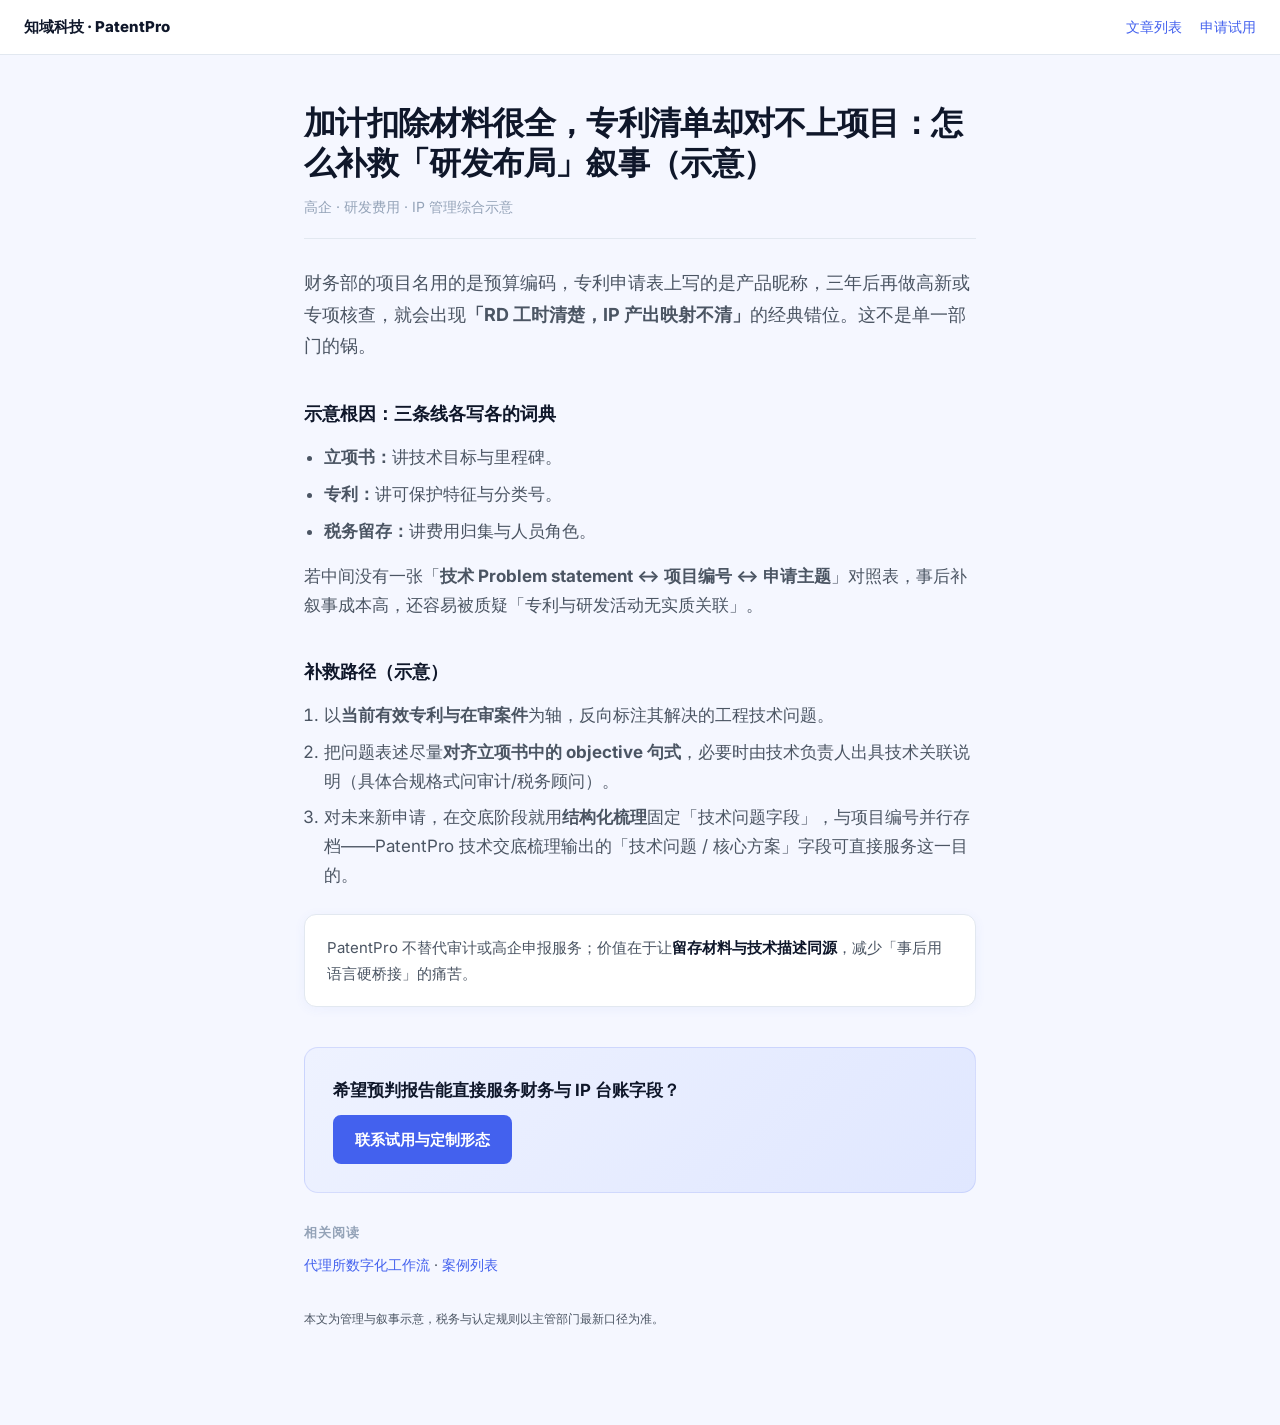
<file: blog/yanfa-gaoxin-zhuanli-duiqi.html>
<!DOCTYPE html>
<html lang="zh-CN">
<head>
  <meta charset="UTF-8" />
  <meta name="viewport" content="width=device-width, initial-scale=1.0" />
  <meta name="description" content="研发费用加计扣除、高新技术企业认定与专利清单对不齐的示意原因与补救叙事，与研发项目命名的专利映射。" />
  <title>研发项目与专利清单对齐示意 · PatentPro</title>
  <link rel="canonical" href="https://www.patentpro.net/blog/yanfa-gaoxin-zhuanli-duiqi.html" />
  <link rel="preconnect" href="https://fonts.googleapis.com" />
  <link rel="preconnect" href="https://fonts.gstatic.com" crossorigin />
  <link href="https://fonts.googleapis.com/css2?family=Inter:wght@400;500;600;700;800&display=swap" rel="stylesheet" />
  <link rel="stylesheet" href="common.css" />
  <script type="application/ld+json">
  {"@context":"https://schema.org","@type":"Article","headline":"研发项目与专利清单对齐示意","datePublished":"2026-03-31","author":{"@type":"Organization","name":"知域科技"},"publisher":{"@type":"Organization","name":"知域科技"}}
  </script>
</head>
<body>
  <header class="blog-top">
    <a href="../index.html" class="blog-top-brand">知域科技 · PatentPro</a>
    <nav class="blog-top-nav"><a href="index.html">文章列表</a><a href="../index.html#submit">申请试用</a></nav>
  </header>

  <article class="blog-article">
    <h1>加计扣除材料很全，专利清单却对不上项目：怎么补救「研发布局」叙事（示意）</h1>
    <div class="blog-meta">高企 · 研发费用 · IP 管理综合示意</div>

    <p class="blog-lead">财务部的项目名用的是预算编码，专利申请表上写的是产品昵称，三年后再做高新或专项核查，就会出现<strong>「RD 工时清楚，IP 产出映射不清」</strong>的经典错位。这不是单一部门的锅。</p>

    <h2>示意根因：三条线各写各的词典</h2>
    <ul>
      <li><strong>立项书：</strong>讲技术目标与里程碑。</li>
      <li><strong>专利：</strong>讲可保护特征与分类号。</li>
      <li><strong>税务留存：</strong>讲费用归集与人员角色。</li>
    </ul>
    <p>若中间没有一张「<strong>技术 Problem statement ↔ 项目编号 ↔ 申请主题</strong>」对照表，事后补叙事成本高，还容易被质疑「专利与研发活动无实质关联」。</p>

    <h2>补救路径（示意）</h2>
    <ol>
      <li>以<strong>当前有效专利与在审案件</strong>为轴，反向标注其解决的工程技术问题。</li>
      <li>把问题表述尽量<strong>对齐立项书中的 objective 句式</strong>，必要时由技术负责人出具技术关联说明（具体合规格式问审计/税务顾问）。</li>
      <li>对未来新申请，在交底阶段就用<strong>结构化梳理</strong>固定「技术问题字段」，与项目编号并行存档——PatentPro 技术交底梳理输出的「技术问题 / 核心方案」字段可直接服务这一目的。</li>
    </ol>

    <div class="blog-callout">PatentPro 不替代审计或高企申报服务；价值在于让<strong>留存材料与技术描述同源</strong>，减少「事后用语言硬桥接」的痛苦。</div>

    <div class="blog-cta">
      <h3>希望预判报告能直接服务财务与 IP 台账字段？</h3>
      <a class="btn" href="../index.html#submit">联系试用与定制形态</a>
    </div>

    <div class="blog-related">
      <h3>相关阅读</h3>
      <p><a href="daili-renxiao-shuzihua.html">代理所数字化工作流</a> · <a href="index.html">案例列表</a></p>
    </div>

    <p class="blog-footnote">本文为管理与叙事示意，税务与认定规则以主管部门最新口径为准。</p>
  </article>
</body>
</html>
</file>
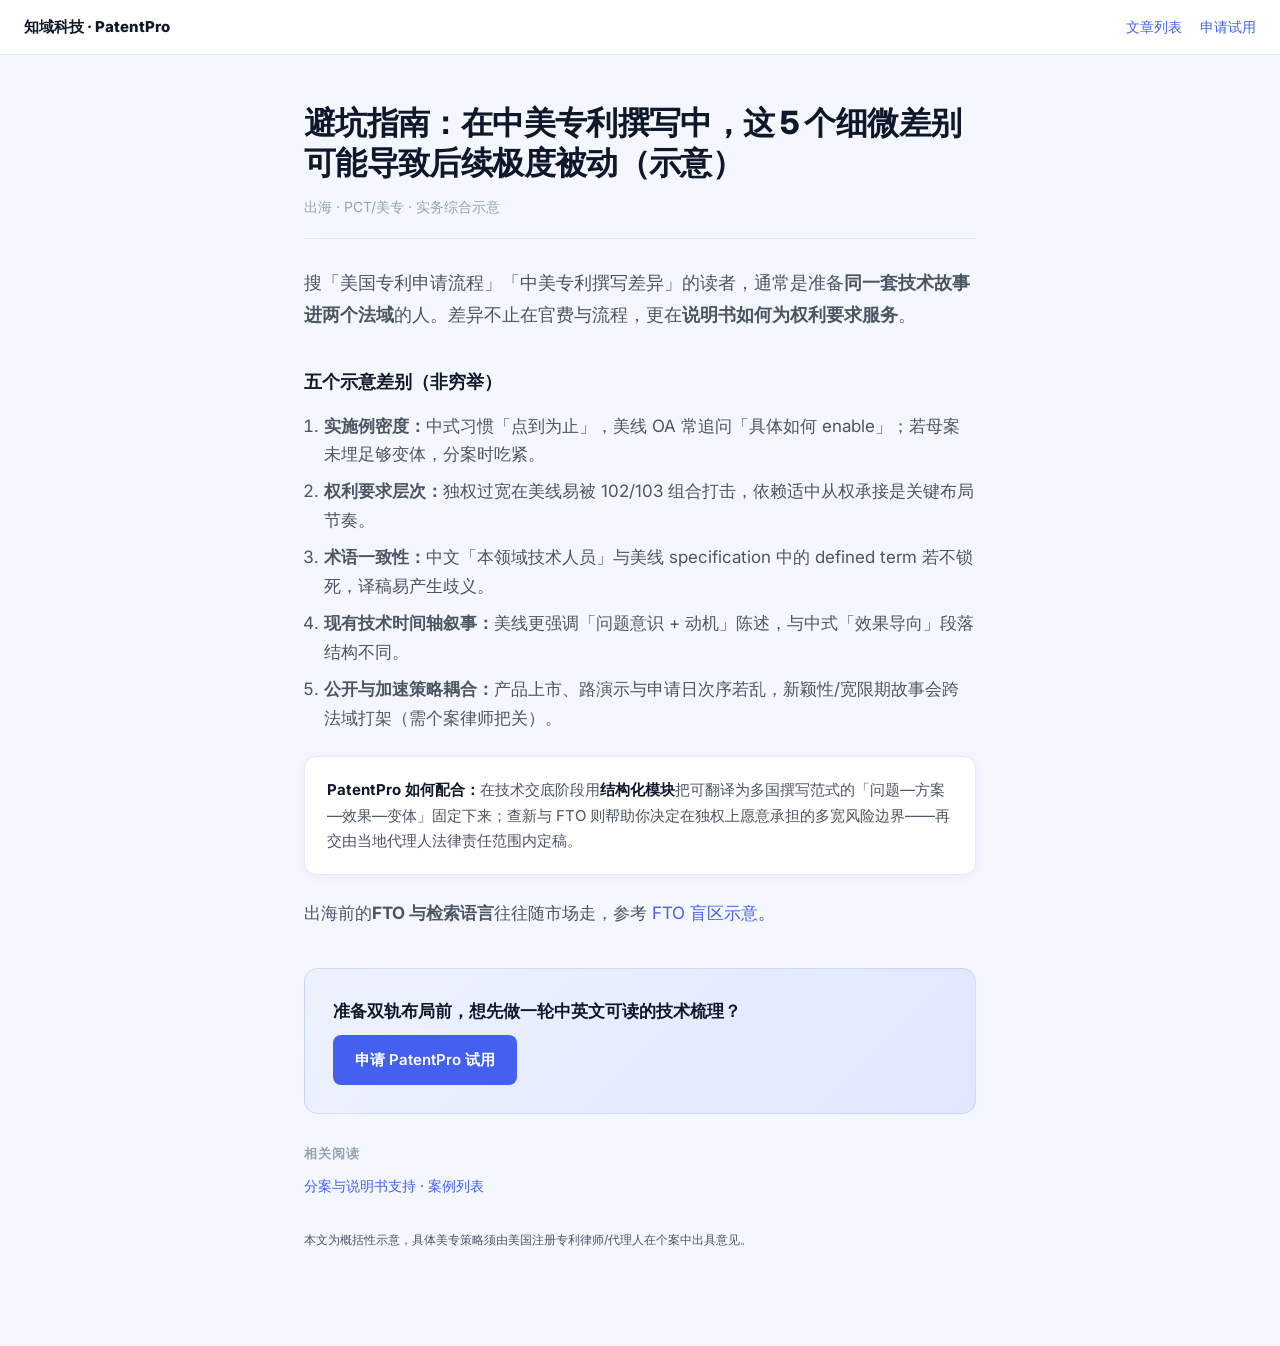
<file: blog/zhongmei-zhuanxie-bikeng.html>
<!DOCTYPE html>
<html lang="zh-CN">
<head>
  <meta charset="UTF-8" />
  <meta name="viewport" content="width=device-width, initial-scale=1.0" />
  <meta name="description" content="美国专利申请与中国的五个撰写差异示意：支持度、权利要求层次、用语与 OA 策略，与出海前 PatentPro 技术梳理、查新、FTO 的配合点。" />
  <title>中美专利撰写五个细微差别示意 · PatentPro</title>
  <link rel="canonical" href="https://www.patentpro.net/blog/zhongmei-zhuanxie-bikeng.html" />
  <link rel="preconnect" href="https://fonts.googleapis.com" />
  <link rel="preconnect" href="https://fonts.gstatic.com" crossorigin />
  <link href="https://fonts.googleapis.com/css2?family=Inter:wght@400;500;600;700;800&display=swap" rel="stylesheet" />
  <link rel="stylesheet" href="common.css" />
  <script type="application/ld+json">
  {"@context":"https://schema.org","@type":"Article","headline":"中美专利撰写五个细微差别示意","datePublished":"2026-03-31","author":{"@type":"Organization","name":"知域科技"},"publisher":{"@type":"Organization","name":"知域科技"}}
  </script>
</head>
<body>
  <header class="blog-top">
    <a href="../index.html" class="blog-top-brand">知域科技 · PatentPro</a>
    <nav class="blog-top-nav"><a href="index.html">文章列表</a><a href="../index.html#submit">申请试用</a></nav>
  </header>

  <article class="blog-article">
    <h1>避坑指南：在中美专利撰写中，这 5 个细微差别可能导致后续极度被动（示意）</h1>
    <div class="blog-meta">出海 · PCT/美专 · 实务综合示意</div>

    <p class="blog-lead">搜「美国专利申请流程」「中美专利撰写差异」的读者，通常是准备<strong>同一套技术故事进两个法域</strong>的人。差异不止在官费与流程，更在<strong>说明书如何为权利要求服务</strong>。</p>

    <h2>五个示意差别（非穷举）</h2>
    <ol>
      <li><strong>实施例密度：</strong>中式习惯「点到为止」，美线 OA 常追问「具体如何 enable」；若母案未埋足够变体，分案时吃紧。</li>
      <li><strong>权利要求层次：</strong>独权过宽在美线易被 102/103 组合打击，依赖适中从权承接是关键布局节奏。</li>
      <li><strong>术语一致性：</strong>中文「本领域技术人员」与美线 specification 中的 defined term 若不锁死，译稿易产生歧义。</li>
      <li><strong>现有技术时间轴叙事：</strong>美线更强调「问题意识 + 动机」陈述，与中式「效果导向」段落结构不同。</li>
      <li><strong>公开与加速策略耦合：</strong>产品上市、路演示与申请日次序若乱，新颖性/宽限期故事会跨法域打架（需个案律师把关）。</li>
    </ol>

    <div class="blog-callout"><strong>PatentPro 如何配合：</strong>在技术交底阶段用<strong>结构化模块</strong>把可翻译为多国撰写范式的「问题—方案—效果—变体」固定下来；查新与 FTO 则帮助你决定在独权上愿意承担的多宽风险边界——再交由当地代理人法律责任范围内定稿。</div>

    <p>出海前的<strong>FTO 与检索语言</strong>往往随市场走，参考 <a href="fto-leiqu-chuhai-anli.html">FTO 盲区示意</a>。</p>

    <div class="blog-cta">
      <h3>准备双轨布局前，想先做一轮中英文可读的技术梳理？</h3>
      <a class="btn" href="../index.html#submit">申请 PatentPro 试用</a>
    </div>

    <div class="blog-related">
      <h3>相关阅读</h3>
      <p><a href="fenan-quanxian-suoshui.html">分案与说明书支持</a> · <a href="index.html">案例列表</a></p>
    </div>

    <p class="blog-footnote">本文为概括性示意，具体美专策略须由美国注册专利律师/代理人在个案中出具意见。</p>
  </article>
</body>
</html>
</file>
<file: blog/common.css>
/* PatentPro 博客 — 与官网同系，轻量独立页 */
:root {
  --accent: #4361EE;
  --accent-dark: #2D4BD4;
  --text: #0F172A;
  --text-2: #4B5563;
  --text-3: #94A3B8;
  --bg: #F5F7FF;
  --border: #E2E8F0;
  --white: #fff;
  --font: 'Inter', -apple-system, BlinkMacSystemFont, 'PingFang SC', 'Hiragino Sans GB', 'Microsoft YaHei', sans-serif;
  --max: 720px;
}
*, *::before, *::after { box-sizing: border-box; margin: 0; padding: 0; }
html { scroll-behavior: smooth; }
body {
  font-family: var(--font);
  color: var(--text);
  background: var(--bg);
  line-height: 1.7;
  font-size: 17px;
  -webkit-font-smoothing: antialiased;
}
a { color: var(--accent); text-decoration: none; }
a:hover { text-decoration: underline; }
.blog-top {
  background: var(--white);
  border-bottom: 1px solid var(--border);
  padding: 14px 24px;
  display: flex;
  align-items: center;
  justify-content: space-between;
  flex-wrap: wrap;
  gap: 12px;
}
.blog-top-brand { font-weight: 800; font-size: 15px; color: var(--text); }
.blog-top-nav { font-size: 14px; color: var(--text-2); display: flex; gap: 18px; align-items: center; }
article.blog-article {
  max-width: var(--max);
  margin: 0 auto;
  padding: 48px 24px 80px;
}
.blog-article h1 {
  font-size: clamp(1.45rem, 4vw, 2rem);
  font-weight: 800;
  line-height: 1.25;
  letter-spacing: -0.02em;
  margin-bottom: 12px;
}
.blog-meta {
  font-size: 14px;
  color: var(--text-3);
  margin-bottom: 28px;
  padding-bottom: 20px;
  border-bottom: 1px solid var(--border);
}
.blog-lead {
  font-size: 18px;
  color: var(--text-2);
  margin-bottom: 28px;
  line-height: 1.75;
}
.blog-article h2 {
  font-size: 1.15rem;
  font-weight: 700;
  margin: 36px 0 14px;
  color: var(--text);
}
.blog-article p { margin-bottom: 16px; color: var(--text-2); }
.blog-article ul, .blog-article ol { margin: 0 0 16px 1.2em; color: var(--text-2); }
.blog-article li { margin-bottom: 8px; }
.blog-callout {
  background: var(--white);
  border: 1px solid var(--border);
  border-radius: 12px;
  padding: 20px 22px;
  margin: 24px 0;
  font-size: 15px;
  color: var(--text-2);
  box-shadow: 0 2px 12px rgba(67,97,238,0.06);
}
.blog-callout strong { color: var(--text); }
.blog-cta {
  margin-top: 40px;
  padding: 28px;
  background: linear-gradient(135deg, #EEF2FF 0%, #E0E7FF 100%);
  border-radius: 14px;
  border: 1px solid rgba(67,97,238,0.15);
}
.blog-cta h3 { font-size: 1.05rem; margin-bottom: 10px; color: var(--text); }
.blog-cta p { font-size: 15px; margin-bottom: 14px; }
.blog-cta .btn {
  display: inline-flex;
  align-items: center;
  gap: 8px;
  background: var(--accent);
  color: var(--white) !important;
  font-weight: 600;
  font-size: 15px;
  padding: 12px 22px;
  border-radius: 8px;
  text-decoration: none !important;
}
.blog-cta .btn:hover { background: var(--accent-dark); }
.blog-footnote {
  margin-top: 32px;
  font-size: 12px;
  color: var(--text-3);
  line-height: 1.65;
}
.blog-related { margin-top: 28px; font-size: 14px; color: var(--text-2); }
.blog-related h3 { font-size: 13px; text-transform: uppercase; letter-spacing: 0.08em; color: var(--text-3); margin-bottom: 10px; }
.blog-index { max-width: 900px; margin: 0 auto; padding: 40px 24px 80px; }
.blog-index h1 { font-size: 1.75rem; font-weight: 800; margin-bottom: 8px; }
.blog-index .sub { color: var(--text-2); margin-bottom: 36px; font-size: 16px; }
.blog-list { list-style: none; }
.blog-list li {
  background: var(--white);
  border: 1px solid var(--border);
  border-radius: 12px;
  padding: 22px 24px;
  margin-bottom: 14px;
  transition: box-shadow 0.2s;
}
.blog-list li:hover { box-shadow: var(--shadow-sm, 0 4px 20px rgba(67,97,238,0.08)); }
.blog-list a { color: var(--text); font-weight: 700; font-size: 1.05rem; text-decoration: none; display: block; margin-bottom: 6px; }
.blog-list a:hover { color: var(--accent); }
.blog-list .excerpt { font-size: 14px; color: var(--text-2); line-height: 1.65; }
.blog-tag { display: inline-block; font-size: 11px; font-weight: 600; color: var(--accent-dark); background: rgba(67,97,238,0.1); padding: 3px 10px; border-radius: 100px; margin-bottom: 8px; }
@media (max-width: 600px) {
  article.blog-article { padding-top: 32px; }
  body { font-size: 16px; }
}
</file>
